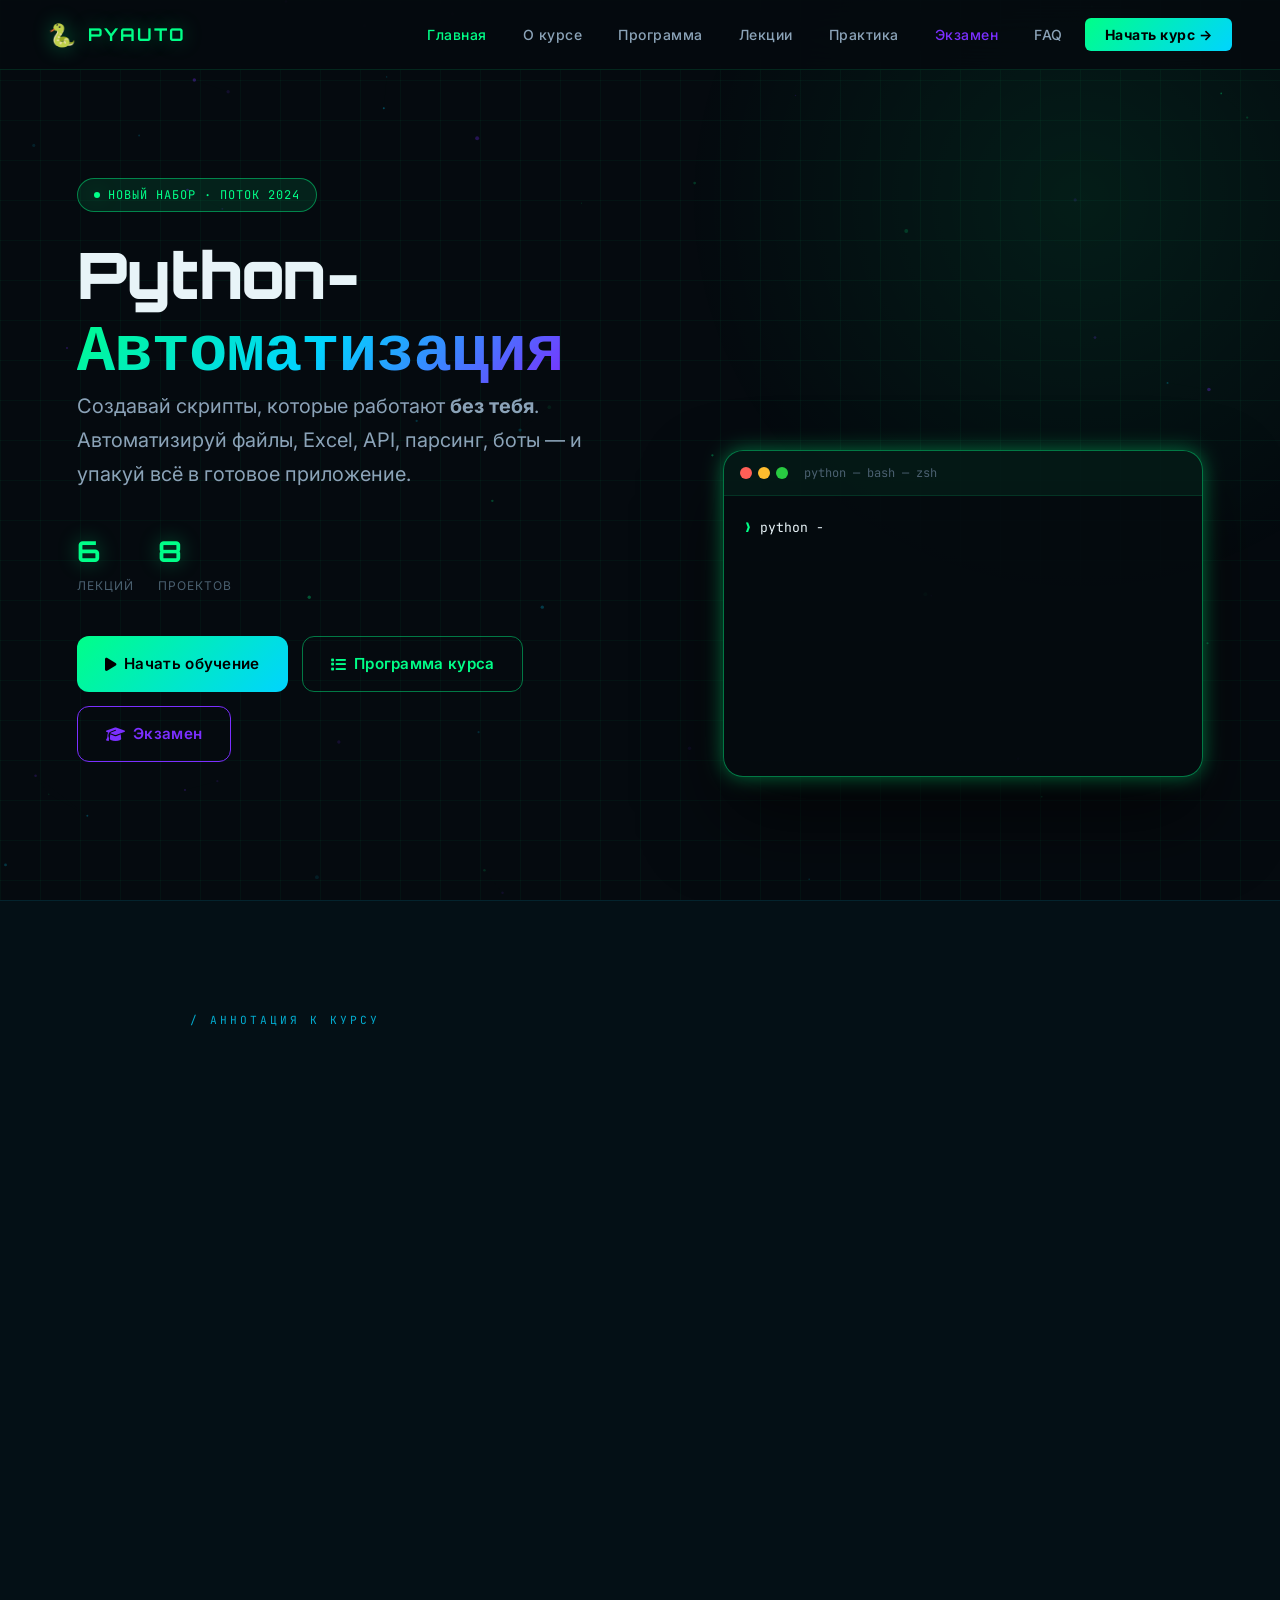
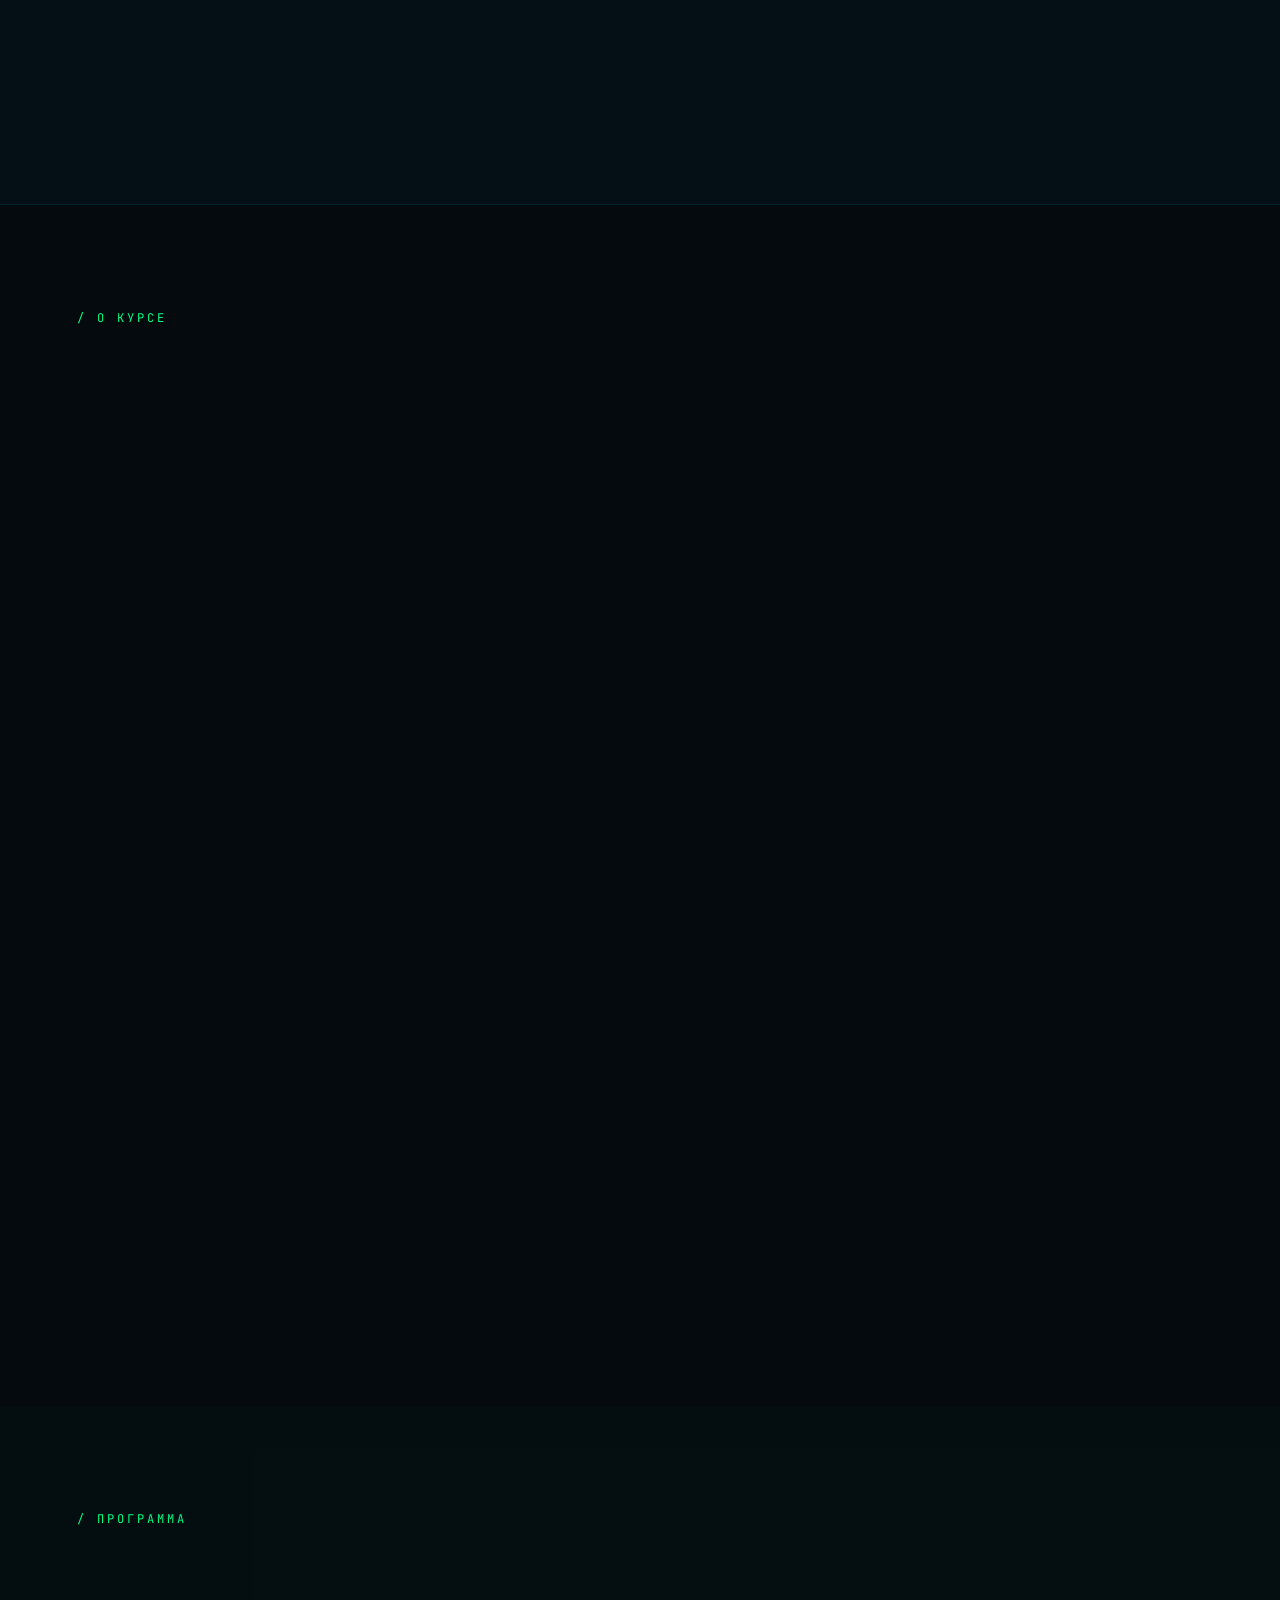
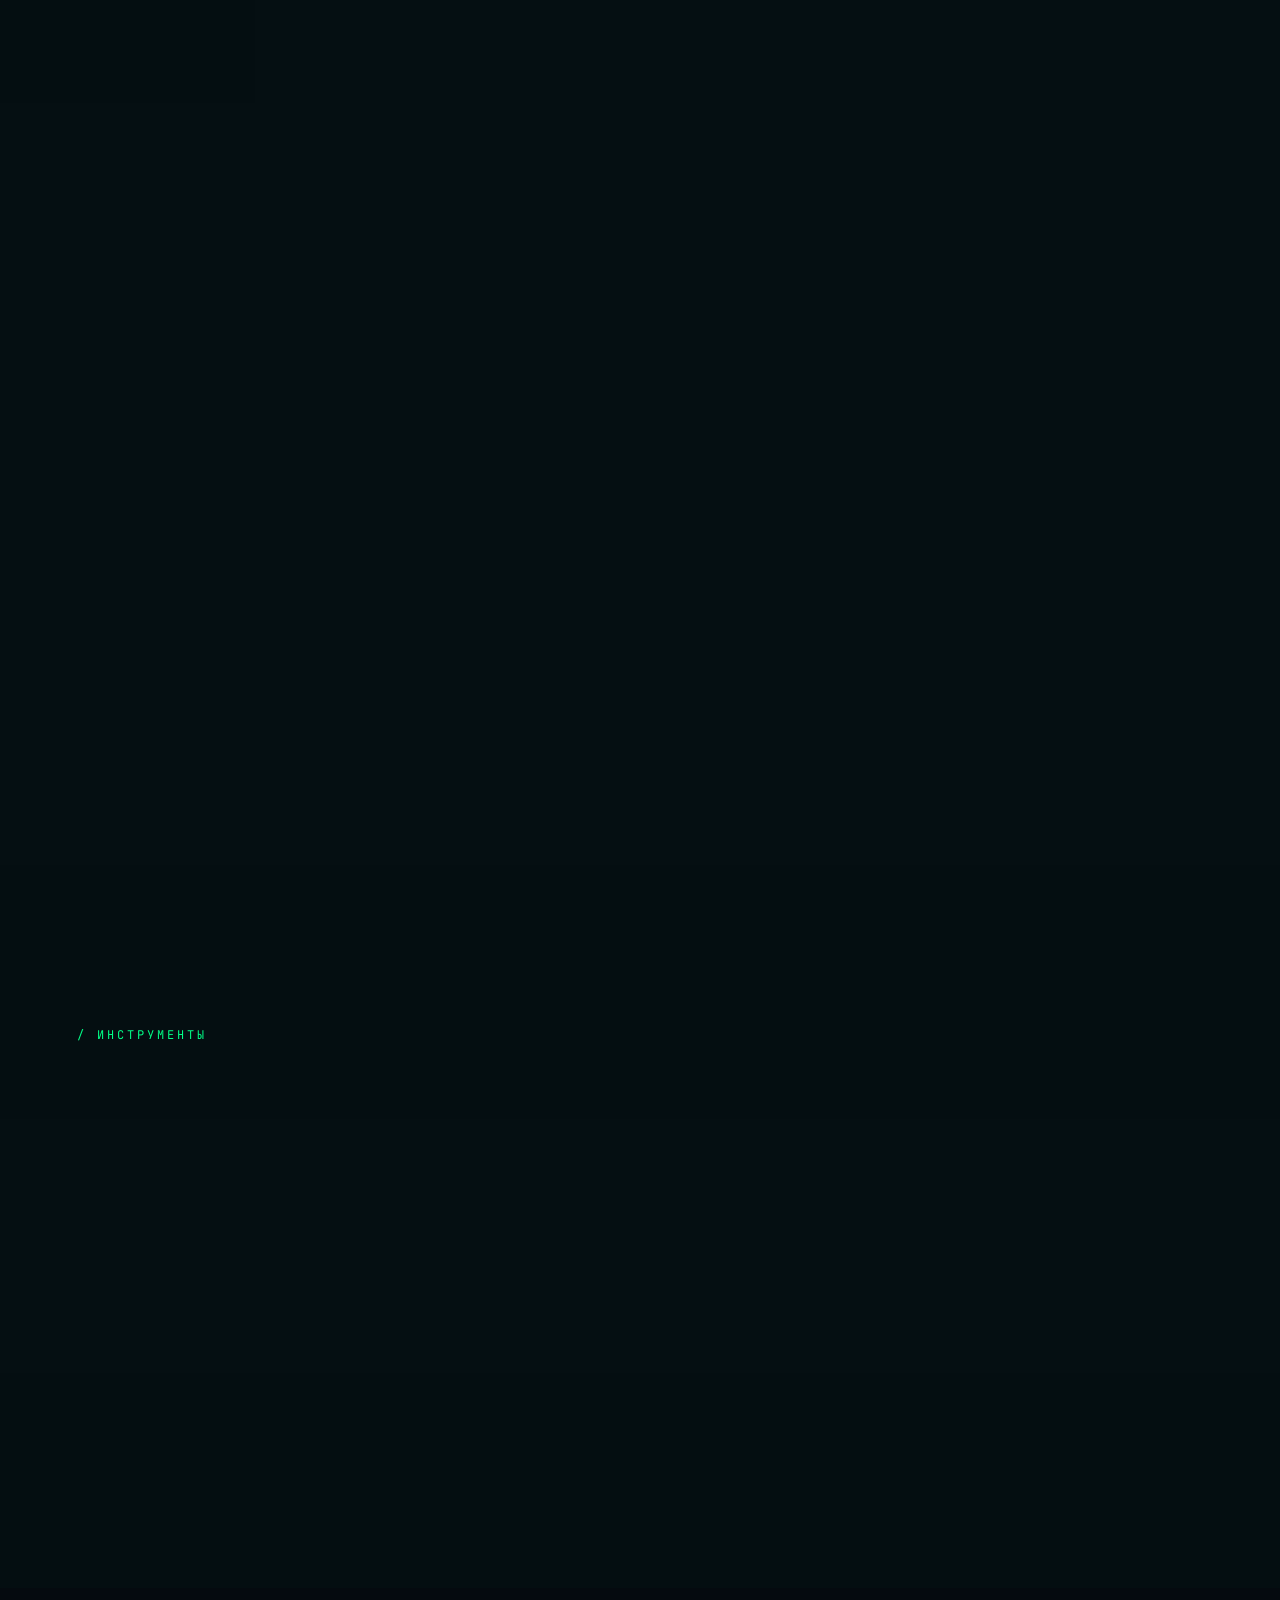
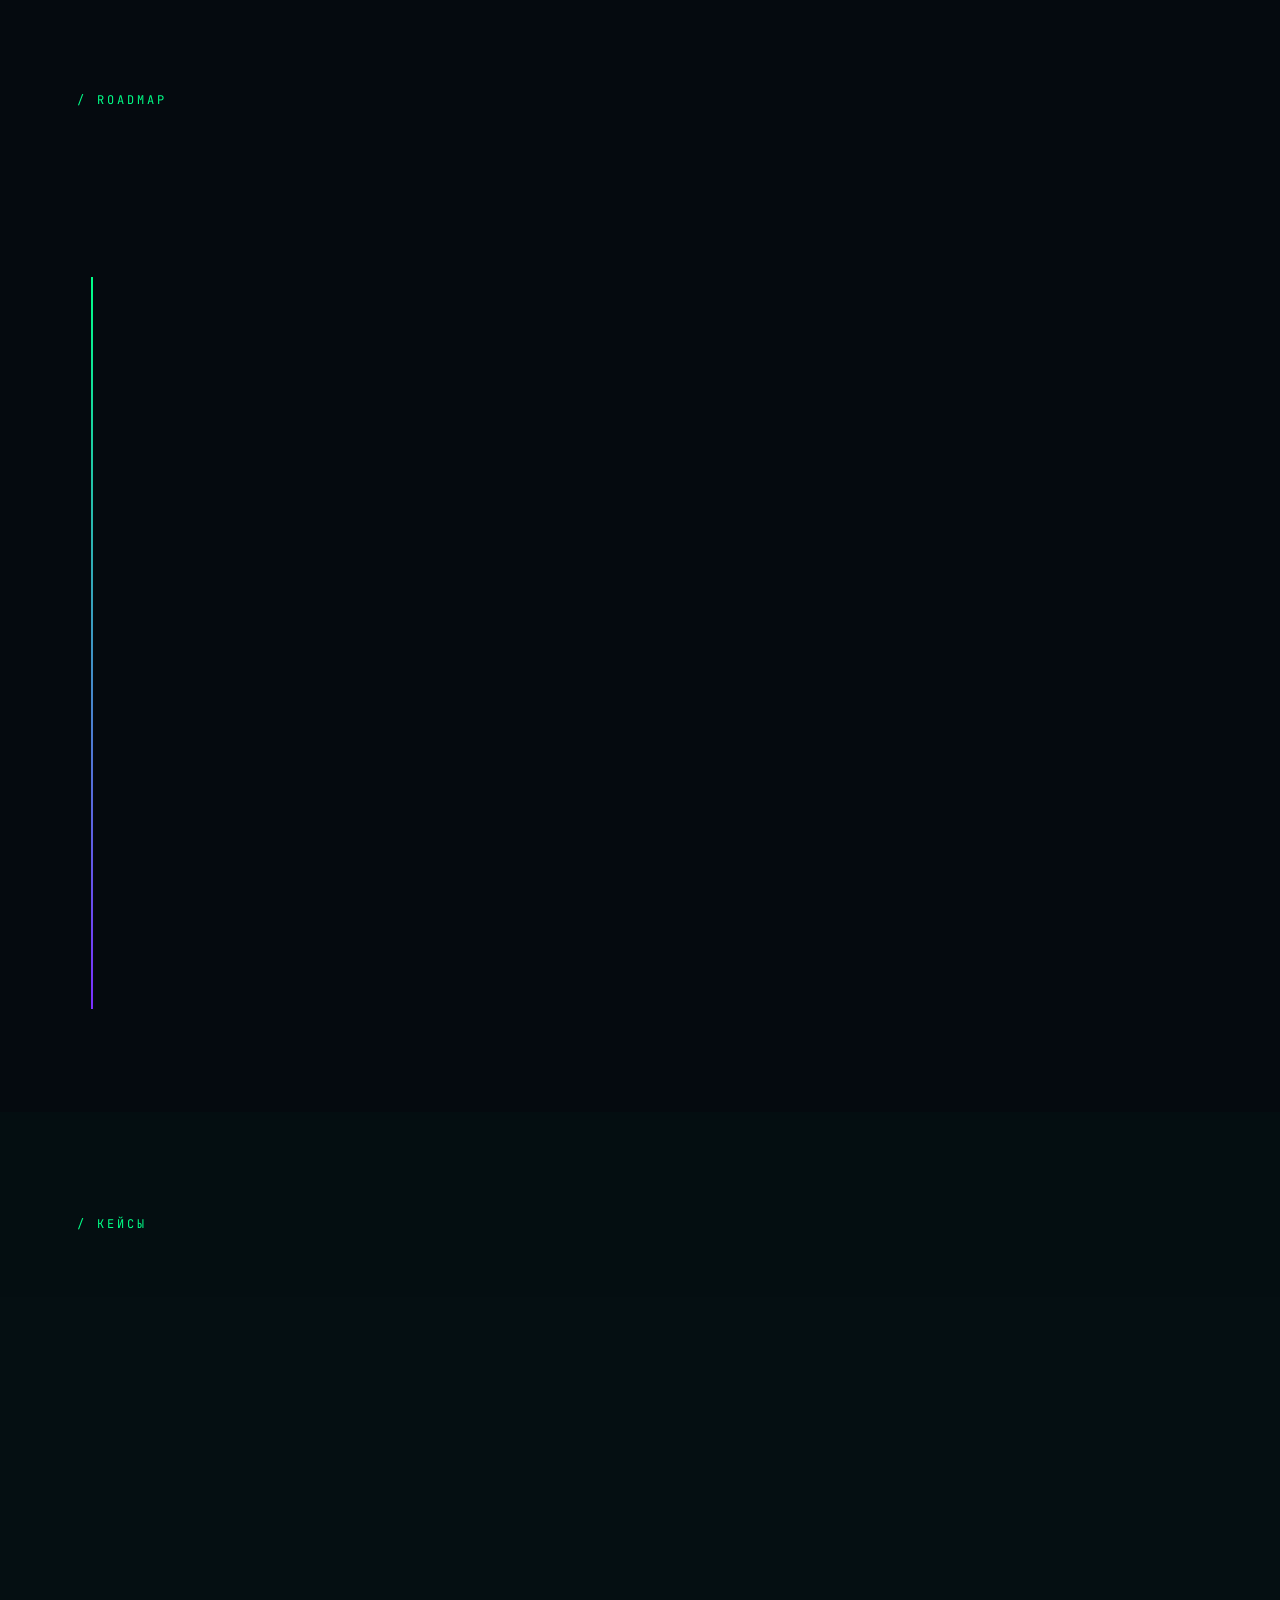
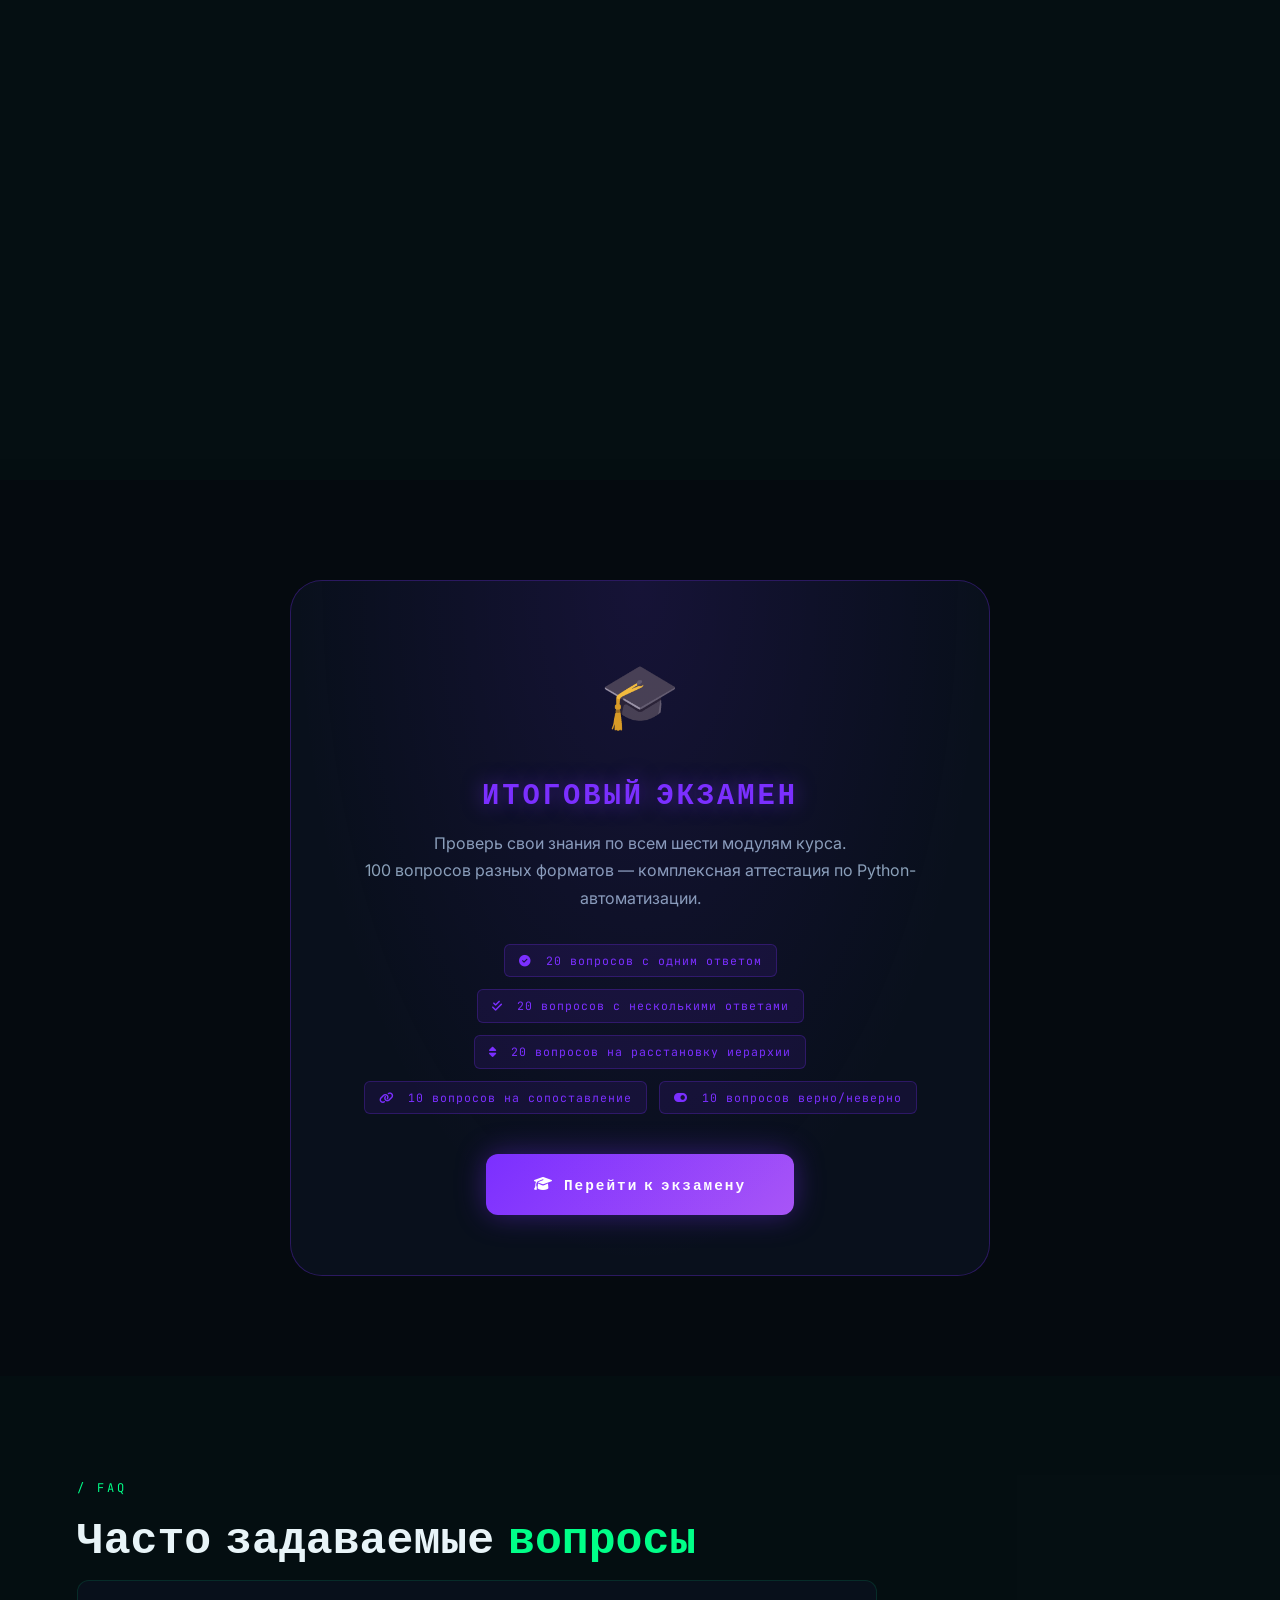
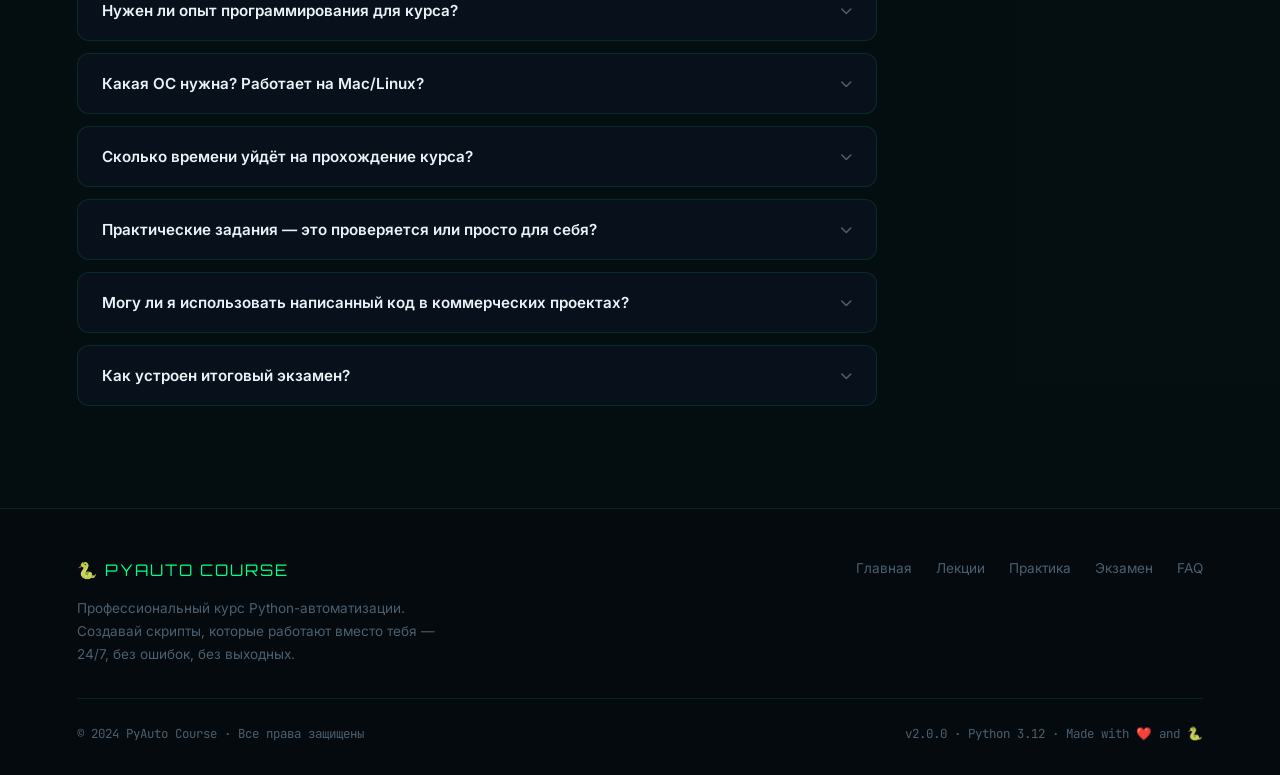
<file: index.html>
<!DOCTYPE html>
<html lang="ru">
<head>
  <meta charset="UTF-8">
  <meta name="viewport" content="width=device-width, initial-scale=1.0">
  <meta name="description" content="Python-автоматизация: профессиональный онлайн-курс по созданию исполняемых скриптов, ботов, парсеров и автоматизации бизнес-процессов.">
  <meta name="theme-color" content="#050a0f">
  <title>PyAuto — Python Автоматизация: Курс</title>

  <link rel="icon" type="image/svg+xml" href="data:image/svg+xml,<svg xmlns='http://www.w3.org/2000/svg' viewBox='0 0 32 32'><rect width='32' height='32' rx='6' fill='%23050a0f'/><text x='4' y='24' font-size='22'>🐍</text></svg>">

  <link rel="preconnect" href="https://fonts.googleapis.com">
  <link rel="preconnect" href="https://fonts.gstatic.com" crossorigin>
  <link href="https://fonts.googleapis.com/css2?family=JetBrains+Mono:wght@300;400;500;600;700&family=Orbitron:wght@400;600;700;900&family=Inter:wght@300;400;500;600;700&display=swap" rel="stylesheet">

  <link rel="stylesheet" href="https://cdnjs.cloudflare.com/ajax/libs/font-awesome/6.5.0/css/all.min.css">

  <link rel="stylesheet" href="style.css">

  <style>
    /* ── Annotation Section ── */
    .annotation-section {
      position: relative; z-index: 1;
      padding: 80px clamp(16px, 6vw, 80px);
      background: rgba(0,212,255,0.03);
      border-top: 1px solid rgba(0,212,255,0.1);
      border-bottom: 1px solid rgba(0,212,255,0.1);
    }
    .annotation-inner {
      max-width: 900px;
      margin: 0 auto;
    }
    .annotation-label {
      font-family: var(--font-code);
      font-size: 0.7rem;
      color: var(--accent-cyan);
      letter-spacing: 3px;
      text-transform: uppercase;
      margin-bottom: 20px;
      opacity: 0.8;
    }
    .annotation-title {
      font-family: var(--font-display);
      font-size: clamp(1.4rem, 3vw, 2rem);
      color: var(--text-primary);
      margin-bottom: 28px;
      line-height: 1.3;
    }
    .annotation-title span { color: var(--accent-cyan); }
    .annotation-body {
      font-family: var(--font-body);
      font-size: 1.05rem;
      color: var(--text-secondary);
      line-height: 1.9;
      margin-bottom: 24px;
    }
    .annotation-body p { margin-bottom: 18px; }
    .annotation-body strong { color: var(--text-primary); }
    .annotation-tags {
      display: flex; flex-wrap: wrap; gap: 10px;
      margin-top: 28px;
    }
    .annotation-tag {
      font-family: var(--font-code);
      font-size: 0.72rem;
      padding: 5px 14px;
      border-radius: 4px;
      letter-spacing: 1px;
      text-transform: uppercase;
    }
    .annotation-tag.green  { background: rgba(0,255,136,0.1); color: var(--accent-green); border: 1px solid rgba(0,255,136,0.25); }
    .annotation-tag.cyan   { background: rgba(0,212,255,0.1); color: var(--accent-cyan);  border: 1px solid rgba(0,212,255,0.25); }
    .annotation-tag.purple { background: rgba(123,47,255,0.1); color: var(--accent-purple); border: 1px solid rgba(123,47,255,0.25); }
    .annotation-tag.yellow { background: rgba(255,214,10,0.1); color: var(--accent-yellow); border: 1px solid rgba(255,214,10,0.25); }

    /* ── Exam CTA Section ── */
    .exam-section {
      position: relative; z-index: 1;
      padding: 100px clamp(16px, 6vw, 80px);
      text-align: center;
    }
    .exam-showcase {
      max-width: 700px;
      margin: 0 auto;
      background: var(--bg-card);
      border: 1px solid rgba(123,47,255,0.3);
      border-radius: var(--radius-xl);
      padding: 60px 48px;
      position: relative;
      overflow: hidden;
    }
    .exam-showcase::before {
      content: '';
      position: absolute; inset: 0;
      background: radial-gradient(ellipse at 50% 0%, rgba(123,47,255,0.12) 0%, transparent 70%);
      pointer-events: none;
    }
    .exam-icon-large {
      font-size: 4rem;
      margin-bottom: 20px;
      display: block;
      animation: float 3s ease-in-out infinite;
    }
    @keyframes float { 0%,100%{transform:translateY(0)} 50%{transform:translateY(-10px)} }
    .exam-title-main {
      font-family: var(--font-display);
      font-size: clamp(1.2rem, 3vw, 1.8rem);
      font-weight: 700;
      color: var(--accent-purple);
      letter-spacing: 3px;
      margin-bottom: 12px;
      text-shadow: 0 0 20px rgba(123,47,255,0.5);
    }
    .exam-subtitle {
      font-family: var(--font-body);
      font-size: 1rem;
      color: var(--text-secondary);
      margin-bottom: 32px;
      line-height: 1.7;
    }
    .exam-features {
      display: flex; flex-wrap: wrap; justify-content: center;
      gap: 12px; margin-bottom: 40px;
    }
    .exam-feature {
      font-family: var(--font-code);
      font-size: 0.72rem;
      color: var(--accent-purple);
      background: rgba(123,47,255,0.1);
      border: 1px solid rgba(123,47,255,0.25);
      border-radius: var(--radius-sm);
      padding: 6px 14px;
      letter-spacing: 1px;
    }
    .exam-feature i { margin-right: 6px; }
    .btn-exam {
      display: inline-flex; align-items: center; gap: 10px;
      background: linear-gradient(135deg, var(--accent-purple), #a855f7);
      color: #fff;
      font-family: var(--font-display);
      font-size: 0.9rem;
      font-weight: 700;
      letter-spacing: 2px;
      padding: 18px 48px;
      border-radius: var(--radius-md);
      text-decoration: none;
      transition: var(--transition);
      box-shadow: 0 0 30px rgba(123,47,255,0.4);
    }
    .btn-exam:hover {
      transform: translateY(-3px);
      box-shadow: 0 0 50px rgba(123,47,255,0.6);
    }

    /* Remove hero stats for 40+ hours and 500+ students */
    .hero-stat:nth-child(3),
    .hero-stat:nth-child(4) { display: none; }
  </style>
</head>
<body>

<!-- ═══ LOADING SCREEN ═══ -->
<div id="loading-screen">
  <div class="loading-logo">🐍 PYAUTO</div>
  <div class="loading-bar-wrap"><div class="loading-bar"></div></div>
  <div class="loading-text">ИНИЦИАЛИЗАЦИЯ СРЕДЫ...</div>
</div>

<!-- ═══ BACKGROUND ═══ -->
<canvas id="bg-canvas"></canvas>

<!-- ═══ NAVBAR ═══ -->
<nav class="navbar" role="navigation">
  <a href="index.html" class="nav-brand">
    <span class="nav-brand-icon">🐍</span>
    PYAUTO
  </a>

  <ul class="nav-links" id="nav-links" role="list">
    <li><a href="index.html" class="active">Главная</a></li>
    <li><a href="#annotation">О курсе</a></li>
    <li><a href="#program">Программа</a></li>
    <li><a href="lectures.html">Лекции</a></li>
    <li><a href="practice.html">Практика</a></li>
    <li><a href="exam.html" style="color:var(--accent-purple);">Экзамен</a></li>
    <li><a href="#faq">FAQ</a></li>
    <li><a href="lectures.html" class="nav-cta">Начать курс →</a></li>
  </ul>

  <button class="hamburger" id="hamburger" aria-label="Меню" aria-expanded="false">
    <span></span><span></span><span></span>
  </button>

  <div class="nav-progress"></div>
</nav>

<!-- ═══ HERO ═══ -->
<section class="hero" id="hero">
  <div class="hero-grid-bg"></div>
  <div class="hero-radial"></div>

  <div class="hero-content">
    <div class="hero-badge">
      <span class="hero-badge-dot"></span>
      НОВЫЙ НАБОР · ПОТОК 2024
    </div>

    <h1 class="hero-title">
      <span class="hero-title-line1">Python-</span><br>
      <span class="hero-title-line2">Автоматизация</span>
    </h1>

    <p class="hero-subtitle">
      Создавай скрипты, которые работают <strong>без тебя</strong>. 
      Автоматизируй файлы, Excel, API, парсинг, боты — и упакуй всё в готовое приложение.
    </p>

    <div class="hero-stats">
      <div class="hero-stat">
        <span class="hero-stat-num">6</span>
        <span class="hero-stat-label">лекций</span>
      </div>
      <div class="hero-stat">
        <span class="hero-stat-num">8</span>
        <span class="hero-stat-label">проектов</span>
      </div>
    </div>

    <div class="hero-buttons">
      <a href="lectures.html" class="btn btn-primary">
        <i class="fas fa-play"></i> Начать обучение
      </a>
      <a href="#program" class="btn btn-secondary">
        <i class="fas fa-list"></i> Программа курса
      </a>
      <a href="exam.html" class="btn btn-outline" style="border-color:var(--accent-purple);color:var(--accent-purple);">
        <i class="fas fa-graduation-cap"></i> Экзамен
      </a>
    </div>
  </div>

  <!-- Hero Terminal Widget -->
  <div class="hero-terminal" aria-hidden="true">
    <div class="terminal-header">
      <div class="terminal-dots">
        <div class="terminal-dot td-red"></div>
        <div class="terminal-dot td-yellow"></div>
        <div class="terminal-dot td-green"></div>
      </div>
      <span class="terminal-title">python — bash — zsh</span>
    </div>
    <div class="terminal-body">
      <div id="hero-terminal-output"></div>
    </div>
  </div>
</section>

<!-- ═══ ANNOTATION ═══ -->
<section class="annotation-section" id="annotation">
  <div class="annotation-inner">
    <div class="annotation-label fade-in">/ аннотация к курсу</div>
    <h2 class="annotation-title fade-in">О чём этот курс и <span>кому он подойдёт</span></h2>
    <div class="annotation-body fade-in">
      <p>
        <strong>«Python-автоматизация: разработка исполняемых скриптов»</strong> — это практический курс для специалистов, 
        которые хотят научить компьютер выполнять рутинную работу вместо них. Курс охватывает весь путь: от написания 
        первого скрипта до деплоя полноценного автоматизированного решения на сервере.
      </p>
      <p>
        В отличие от теоретических курсов по Python, здесь <strong>каждая тема закрепляется реальным проектом</strong>. 
        Ты научишься автоматизировать работу с файлами и папками, генерировать Excel-отчёты с диаграммами, 
        парсить сайты и работать с REST API, создавать Telegram-ботов и планировщики задач, а затем упаковывать 
        готовые решения в исполняемые <code>.exe</code>-файлы или Docker-контейнеры.
      </p>
      <p>
        <strong>Курс рассчитан на</strong>: менеджеров и аналитиков, которые устали от ручной работы в Excel; 
        начинающих разработчиков, желающих освоить практическую автоматизацию; специалистов любой сферы, 
        готовых потратить 2–3 часа в день и 6 недель на получение навыка, который окупается в первый же месяц.
      </p>
      <p>
        <strong>Требования к слушателям</strong>: базовое понимание работы с компьютером, умение запустить 
        терминал. Опыт программирования — желателен, но не обязателен: первый модуль покрывает все необходимые 
        основы Python с нуля. По итогам курса студенты выполняют <strong>итоговый экзамен из 100 вопросов</strong>, 
        охватывающих все шесть модулей.
      </p>
    </div>
    <div class="annotation-tags fade-in">
      <span class="annotation-tag green">Python 3.12</span>
      <span class="annotation-tag cyan">6 модулей</span>
      <span class="annotation-tag cyan">8 проектов</span>
      <span class="annotation-tag purple">Боты и API</span>
      <span class="annotation-tag yellow">Excel автоматизация</span>
      <span class="annotation-tag green">Docker и деплой</span>
      <span class="annotation-tag purple">Итоговый экзамен</span>
    </div>
  </div>
</section>

<!-- ═══ ABOUT ═══ -->
<section class="section" id="about">
  <div class="section-inner">
    <div class="section-label">/ о курсе</div>
    <h2 class="section-title fade-in">Что ты получишь<br><span class="text-accent">после курса</span></h2>
    <p class="section-desc fade-in">Практический курс для тех, кто хочет перестать делать рутину вручную и научить Python работать вместо себя — 24/7, без ошибок.</p>

    <div class="about-grid">
      <div class="about-card fade-in">
        <span class="about-icon">⚡</span>
        <h3>Реальные скрипты</h3>
        <p>Ты создашь 8 настоящих Python-проектов, которые сразу можно запустить на своей работе или фрилансе.</p>
      </div>
      <div class="about-card fade-in">
        <span class="about-icon">🔧</span>
        <h3>Полный стек инструментов</h3>
        <p>openpyxl, pandas, selenium, requests, pyinstaller, python-telegram-bot и ещё 20+ библиотек с нуля до продакшна.</p>
      </div>
      <div class="about-card fade-in">
        <span class="about-icon">🤖</span>
        <h3>Боты и планировщики</h3>
        <p>Telegram-боты, cron-задачи, email-автоматизация и скрипты, работающие в фоне без твоего участия.</p>
      </div>
      <div class="about-card fade-in">
        <span class="about-icon">📦</span>
        <h3>Исполняемые .exe</h3>
        <p>Запакуй любой скрипт в Windows-приложение с помощью PyInstaller — без Python у пользователя.</p>
      </div>
      <div class="about-card fade-in">
        <span class="about-icon">🌐</span>
        <h3>Парсинг и API</h3>
        <p>BeautifulSoup, Selenium, REST API, JSON, авторизация, токены — собирай и обрабатывай любые данные из интернета.</p>
      </div>
      <div class="about-card fade-in">
        <span class="about-icon">📝</span>
        <h3>Итоговый экзамен</h3>
        <p>По завершении курса тебя ждёт итоговый тест из 100 вопросов по всем модулям: одиночный выбор, множественный выбор, расстановка иерархий, сопоставление и верно/неверно.</p>
      </div>
    </div>
  </div>
</section>

<!-- ═══ PROGRAM ═══ -->
<section class="section" id="program" style="background: rgba(0,255,136,0.02);">
  <div class="section-inner">
    <div class="section-label">/ программа</div>
    <h2 class="section-title fade-in">6 модулей — от основ<br><span class="text-accent">до production</span></h2>
    <p class="section-desc fade-in">Каждый модуль — это полноценная лекция с теорией, кодом, примерами и домашним заданием.</p>

    <div class="program-grid">

      <a href="lectures.html#lecture-1" class="lecture-card fade-in">
        <div class="lecture-num">ЛЕКЦИЯ 01</div>
        <div class="lecture-title">Основы Python для автоматизации</div>
        <ul class="lecture-topics">
          <li>Переменные, функции, циклы, условия</li>
          <li>Модули и пакеты</li>
          <li>Virtual Environment + pip</li>
          <li>Организация проекта</li>
          <li>Логирование (logging)</li>
        </ul>
        <div class="lecture-meta">
          <span class="lecture-tag tag-green">Основы</span>
          <span class="lecture-tag tag-cyan">6 часов</span>
          <span class="lecture-tag tag-yellow">8 примеров</span>
        </div>
      </a>

      <a href="lectures.html#lecture-2" class="lecture-card fade-in">
        <div class="lecture-num">ЛЕКЦИЯ 02</div>
        <div class="lecture-title">Автоматизация файлов и папок</div>
        <ul class="lecture-topics">
          <li>os, shutil, pathlib</li>
          <li>Переименование и сортировка файлов</li>
          <li>Мониторинг директорий (watchdog)</li>
          <li>Архивация ZIP, TAR</li>
          <li>Работа с PDF и CSV</li>
        </ul>
        <div class="lecture-meta">
          <span class="lecture-tag tag-green">Файлы</span>
          <span class="lecture-tag tag-cyan">7 часов</span>
          <span class="lecture-tag tag-yellow">10 примеров</span>
        </div>
      </a>

      <a href="lectures.html#lecture-3" class="lecture-card fade-in">
        <div class="lecture-num">ЛЕКЦИЯ 03</div>
        <div class="lecture-title">Excel и Google Sheets автоматизация</div>
        <ul class="lecture-topics">
          <li>openpyxl, pandas, xlsxwriter</li>
          <li>Создание таблиц и диаграмм</li>
          <li>Автоматические отчёты с формулами</li>
          <li>Стилизация Excel</li>
          <li>Google Sheets API</li>
        </ul>
        <div class="lecture-meta">
          <span class="lecture-tag tag-purple">Excel</span>
          <span class="lecture-tag tag-cyan">6 часов</span>
          <span class="lecture-tag tag-yellow">9 примеров</span>
        </div>
      </a>

      <a href="lectures.html#lecture-4" class="lecture-card fade-in">
        <div class="lecture-num">ЛЕКЦИЯ 04</div>
        <div class="lecture-title">Парсинг сайтов и работа с API</div>
        <ul class="lecture-topics">
          <li>requests + BeautifulSoup</li>
          <li>Selenium WebDriver</li>
          <li>REST API, JSON, OAuth</li>
          <li>Антибот-защита и обходы</li>
          <li>Работа с токенами и заголовками</li>
        </ul>
        <div class="lecture-meta">
          <span class="lecture-tag tag-cyan">Парсинг</span>
          <span class="lecture-tag tag-cyan">8 часов</span>
          <span class="lecture-tag tag-yellow">12 примеров</span>
        </div>
      </a>

      <a href="lectures.html#lecture-5" class="lecture-card fade-in">
        <div class="lecture-num">ЛЕКЦИЯ 05</div>
        <div class="lecture-title">Боты и автоматизация процессов</div>
        <ul class="lecture-topics">
          <li>Telegram-боты с python-telegram-bot</li>
          <li>Cron + Task Scheduler</li>
          <li>Email автоматизация (smtplib)</li>
          <li>Background scripts (daemon)</li>
          <li>Логирование ошибок в файл</li>
        </ul>
        <div class="lecture-meta">
          <span class="lecture-tag tag-yellow">Боты</span>
          <span class="lecture-tag tag-cyan">7 часов</span>
          <span class="lecture-tag tag-yellow">11 примеров</span>
        </div>
      </a>

      <a href="lectures.html#lecture-6" class="lecture-card fade-in">
        <div class="lecture-num">ЛЕКЦИЯ 06</div>
        <div class="lecture-title">Создание .exe и деплой</div>
        <ul class="lecture-topics">
          <li>PyInstaller — сборка .exe</li>
          <li>Автозапуск + реестр Windows</li>
          <li>Docker-контейнеры для скриптов</li>
          <li>Деплой на Linux VPS</li>
          <li>CI/CD через GitHub Actions</li>
        </ul>
        <div class="lecture-meta">
          <span class="lecture-tag tag-green">Деплой</span>
          <span class="lecture-tag tag-cyan">6 часов</span>
          <span class="lecture-tag tag-yellow">8 примеров</span>
        </div>
      </a>

    </div>
  </div>
</section>

<!-- ═══ TOOLS ═══ -->
<section class="section" style="background: rgba(0,255,136,0.02);" id="tools">
  <div class="section-inner">
    <div class="section-label">/ инструменты</div>
    <h2 class="section-title fade-in">Инструменты <span class="text-accent">курса</span></h2>

    <div class="tools-grid">
      <div class="tool-card fade-in"><div class="tool-logo">🐍</div><div class="tool-info"><h4>Python 3.12</h4><p>Основной язык курса. Актуальная версия с новыми возможностями</p></div></div>
      <div class="tool-card fade-in"><div class="tool-logo">📓</div><div class="tool-info"><h4>VS Code</h4><p>IDE с плагинами Python, Git, Docker. Настройка рабочего окружения</p></div></div>
      <div class="tool-card fade-in"><div class="tool-logo">🐼</div><div class="tool-info"><h4>pandas 2.x</h4><p>DataFrame для анализа и трансформации больших таблиц данных</p></div></div>
      <div class="tool-card fade-in"><div class="tool-logo">🕷️</div><div class="tool-info"><h4>Selenium 4</h4><p>Браузерная автоматизация, скрейпинг динамических сайтов</p></div></div>
      <div class="tool-card fade-in"><div class="tool-logo">🤖</div><div class="tool-info"><h4>python-telegram-bot</h4><p>Создание Telegram-ботов с командами, клавиатурами и inline-режимом</p></div></div>
      <div class="tool-card fade-in"><div class="tool-logo">📦</div><div class="tool-info"><h4>PyInstaller</h4><p>Упаковка Python-скрипта в standalone .exe без зависимостей</p></div></div>
      <div class="tool-card fade-in"><div class="tool-logo">🐳</div><div class="tool-info"><h4>Docker</h4><p>Контейнеризация скриптов для запуска на любом сервере</p></div></div>
      <div class="tool-card fade-in"><div class="tool-logo">⚙️</div><div class="tool-info"><h4>GitHub Actions</h4><p>Автоматический запуск скриптов по расписанию или по событию</p></div></div>
    </div>
  </div>
</section>

<!-- ═══ ROADMAP ═══ -->
<section class="section" id="roadmap">
  <div class="section-inner">
    <div class="section-label">/ roadmap</div>
    <h2 class="section-title fade-in">План <span class="text-accent">обучения</span></h2>
    <p class="section-desc fade-in">Структурированный путь от новичка до автоматизатора за 6 недель</p>

    <div class="roadmap-track">
      <div class="roadmap-item fade-in">
        <div class="roadmap-week">НЕДЕЛЯ 01</div>
        <h3>Фундамент Python</h3>
        <p>Переменные, функции, модули, pip, venv. Пишем первый автоматический скрипт — создаём структуру папок проекта одной командой.</p>
      </div>
      <div class="roadmap-item fade-in">
        <div class="roadmap-week">НЕДЕЛЯ 02</div>
        <h3>Власть над файловой системой</h3>
        <p>os, pathlib, shutil. Автоматическая сортировка файлов по расширению, дате, размеру. Бэкапы и архивация с логом выполнения.</p>
      </div>
      <div class="roadmap-item fade-in">
        <div class="roadmap-week">НЕДЕЛЯ 03</div>
        <h3>Excel и данные</h3>
        <p>openpyxl, pandas, xlsxwriter. Генератор ежедневных Excel-отчётов из CSV. Диаграммы, формулы, стилизация — всё программно.</p>
      </div>
      <div class="roadmap-item fade-in">
        <div class="roadmap-week">НЕДЕЛЯ 04</div>
        <h3>Парсинг и интеграции</h3>
        <p>Парсим реальный интернет-магазин, интегрируемся с внешними API, получаем данные с обходом ботозащиты.</p>
      </div>
      <div class="roadmap-item fade-in">
        <div class="roadmap-week">НЕДЕЛЯ 05</div>
        <h3>Боты и планировщики</h3>
        <p>Telegram-бот с кнопками и командами. Email-рассылки. Cron на Linux, Task Scheduler на Windows. Скрипт работает 24/7.</p>
      </div>
      <div class="roadmap-item fade-in">
        <div class="roadmap-week">НЕДЕЛЯ 06</div>
        <h3>Production и итоговый экзамен</h3>
        <p>PyInstaller: превращаем скрипт в .exe. Docker на VPS. CI/CD. Итоговый экзамен: 100 вопросов по всем модулям курса.</p>
      </div>
    </div>
  </div>
</section>

<!-- ═══ CASES ═══ -->
<section class="section" style="background: rgba(0,255,136,0.02);" id="cases">
  <div class="section-inner">
    <div class="section-label">/ кейсы</div>
    <h2 class="section-title fade-in">Реальные сценарии <span class="text-accent">автоматизации</span></h2>

    <div class="cases-grid">
      <div class="case-card fade-in">
        <div class="case-badge">ФИНАНСЫ</div>
        <h3>📊 Автоматический финансовый отчёт</h3>
        <p>Скрипт каждое утро читает CSV-выгрузки из банка, формирует Excel-сводку с диаграммами и отправляет на почту руководителю.</p>
        <div class="case-impact">⚡ Экономия: 3 часа в день → 65 000 руб./мес.</div>
      </div>
      <div class="case-card fade-in">
        <div class="case-badge">ECOMMERCE</div>
        <h3>🛒 Мониторинг цен конкурентов</h3>
        <p>Парсер раз в час обходит 5 сайтов конкурентов, сравнивает цены, и при снижении цены — мгновенно присылает Telegram-уведомление.</p>
        <div class="case-impact">📈 Увеличение продаж на 23% за счёт оперативного реагирования</div>
      </div>
      <div class="case-card fade-in">
        <div class="case-badge">HR</div>
        <h3>👥 Автоматическая обработка резюме</h3>
        <p>Скрипт сканирует входящие письма на HR-почте, скачивает PDF-резюме, извлекает данные и заполняет Excel-таблицу кандидатов.</p>
        <div class="case-impact">⚡ 200 резюме обрабатывается за 4 минуты вместо 8 часов</div>
      </div>
      <div class="case-card fade-in">
        <div class="case-badge">ЛОГИСТИКА</div>
        <h3>📦 Генерация накладных и актов</h3>
        <p>Из Google Sheets читает заказы, автоматически заполняет Word/PDF шаблоны документов и отправляет клиентам по email.</p>
        <div class="case-impact">🔄 500 документов в час без участия сотрудника</div>
      </div>
      <div class="case-card fade-in">
        <div class="case-badge">SMM</div>
        <h3>📱 Автопостинг в социальные сети</h3>
        <p>Selenium-скрипт по расписанию заходит в аккаунты, публикует посты из очереди и отмечает выполненные.</p>
        <div class="case-impact">🕐 Публикации в 3:00 AM без участия SMM-щика</div>
      </div>
      <div class="case-card fade-in">
        <div class="case-badge">IT / DEVOPS</div>
        <h3>🖥️ Мониторинг серверов</h3>
        <p>Скрипт каждую минуту проверяет доступность сервисов, нагрузку CPU/RAM. При превышении порогов — алерт в Telegram-канал команды.</p>
        <div class="case-impact">🚨 Время реакции на инцидент: с 45 мин → 3 мин</div>
      </div>
    </div>
  </div>
</section>

<!-- ═══ EXAM CTA ═══ -->
<section class="exam-section" id="exam-cta">
  <div class="exam-showcase fade-in">
    <span class="exam-icon-large">🎓</span>
    <div class="exam-title-main">ИТОГОВЫЙ ЭКЗАМЕН</div>
    <p class="exam-subtitle">
      Проверь свои знания по всем шести модулям курса.<br>
      100 вопросов разных форматов — комплексная аттестация по Python-автоматизации.
    </p>
    <div class="exam-features">
      <span class="exam-feature"><i class="fas fa-check-circle"></i> 20 вопросов с одним ответом</span>
      <span class="exam-feature"><i class="fas fa-check-double"></i> 20 вопросов с несколькими ответами</span>
      <span class="exam-feature"><i class="fas fa-sort"></i> 20 вопросов на расстановку иерархии</span>
      <span class="exam-feature"><i class="fas fa-link"></i> 10 вопросов на сопоставление</span>
      <span class="exam-feature"><i class="fas fa-toggle-on"></i> 10 вопросов верно/неверно</span>
    </div>
    <a href="exam.html" class="btn-exam">
      <i class="fas fa-graduation-cap"></i> Перейти к экзамену
    </a>
  </div>
</section>

<!-- ═══ FAQ ═══ -->
<section class="section" style="background: rgba(0,255,136,0.02);" id="faq">
  <div class="section-inner">
    <div class="section-label">/ faq</div>
    <h2 class="section-title fade-in">Часто задаваемые <span class="text-accent">вопросы</span></h2>

    <div class="faq-list fade-in">

      <div class="faq-item">
        <button class="faq-question">
          Нужен ли опыт программирования для курса?
          <i class="fas fa-chevron-down faq-chevron"></i>
        </button>
        <div class="faq-answer">
          <div class="faq-answer-inner">
            Базовое знание Python будет плюсом, но не обязательным условием. В Лекции 1 мы разбираем все нужные основы с нуля. Если ты умеешь открыть терминал и запустить <code>python script.py</code> — ты уже готов.
          </div>
        </div>
      </div>

      <div class="faq-item">
        <button class="faq-question">
          Какая ОС нужна? Работает на Mac/Linux?
          <i class="fas fa-chevron-down faq-chevron"></i>
        </button>
        <div class="faq-answer">
          <div class="faq-answer-inner">
            Курс ведётся на Windows 10/11, но все примеры кода адаптированы под кросс-платформенную работу. Для Mac и Linux мы даём примечания с различиями. Лекция по Docker позволяет запускать скрипты на любой ОС через контейнеры.
          </div>
        </div>
      </div>

      <div class="faq-item">
        <button class="faq-question">
          Сколько времени уйдёт на прохождение курса?
          <i class="fas fa-chevron-down faq-chevron"></i>
        </button>
        <div class="faq-answer">
          <div class="faq-answer-inner">
            Оптимальный темп — 1 лекция в неделю с практическим заданием. При 2-3 часах в день ты пройдёшь курс за 6 недель. Материалы доступны без ограничений по времени.
          </div>
        </div>
      </div>

      <div class="faq-item">
        <button class="faq-question">
          Практические задания — это проверяется или просто для себя?
          <i class="fas fa-chevron-down faq-chevron"></i>
        </button>
        <div class="faq-answer">
          <div class="faq-answer-inner">
            Все 8 практических заданий имеют подробные критерии оценки. Итоговый экзамен — финальная аттестация по всему материалу курса. Остальные задания — для самопроверки, но мы рекомендуем делать все.
          </div>
        </div>
      </div>

      <div class="faq-item">
        <button class="faq-question">
          Могу ли я использовать написанный код в коммерческих проектах?
          <i class="fas fa-chevron-down faq-chevron"></i>
        </button>
        <div class="faq-answer">
          <div class="faq-answer-inner">
            Да, весь код курса — твоя собственность. Ты можешь использовать, модифицировать и продавать скрипты из курса. Мы специально проектируем практические задания как реальные бизнес-кейсы.
          </div>
        </div>
      </div>

      <div class="faq-item">
        <button class="faq-question">
          Как устроен итоговый экзамен?
          <i class="fas fa-chevron-down faq-chevron"></i>
        </button>
        <div class="faq-answer">
          <div class="faq-answer-inner">
            Итоговый экзамен содержит 100 вопросов по всем 6 модулям курса: 20 с одним вариантом ответа, 20 с несколькими правильными ответами, 20 на расстановку иерархии, 10 на сопоставление и 10 в формате «верно/неверно». По результатам ты увидишь итоговый балл и разбор ошибок.
          </div>
        </div>
      </div>

    </div>
  </div>
</section>

<!-- ═══ FOOTER ═══ -->
<footer>
  <div class="footer-inner">
    <div>
      <div class="footer-brand">🐍 PYAUTO COURSE</div>
      <p class="footer-desc">Профессиональный курс Python-автоматизации. Создавай скрипты, которые работают вместо тебя — 24/7, без ошибок, без выходных.</p>
    </div>
    <div class="footer-links">
      <a href="index.html">Главная</a>
      <a href="lectures.html">Лекции</a>
      <a href="practice.html">Практика</a>
      <a href="exam.html">Экзамен</a>
      <a href="#faq">FAQ</a>
    </div>
  </div>
  <div class="footer-bottom">
    <p>© 2024 PyAuto Course · Все права защищены</p>
    <p class="font-code text-muted">v2.0.0 · Python 3.12 · Made with ❤️ and 🐍</p>
  </div>
</footer>

<!-- Progress Widget -->
<div class="progress-widget" role="complementary" aria-label="Прогресс чтения">
  <div class="pw-label">ПРОГРЕСС ЧТЕНИЯ</div>
  <div class="pw-bar-wrap"><div class="pw-bar" style="width:0%"></div></div>
  <div class="pw-text">0% изучено</div>
</div>

<script src="script.js"></script>
</body>
</html>
</file>
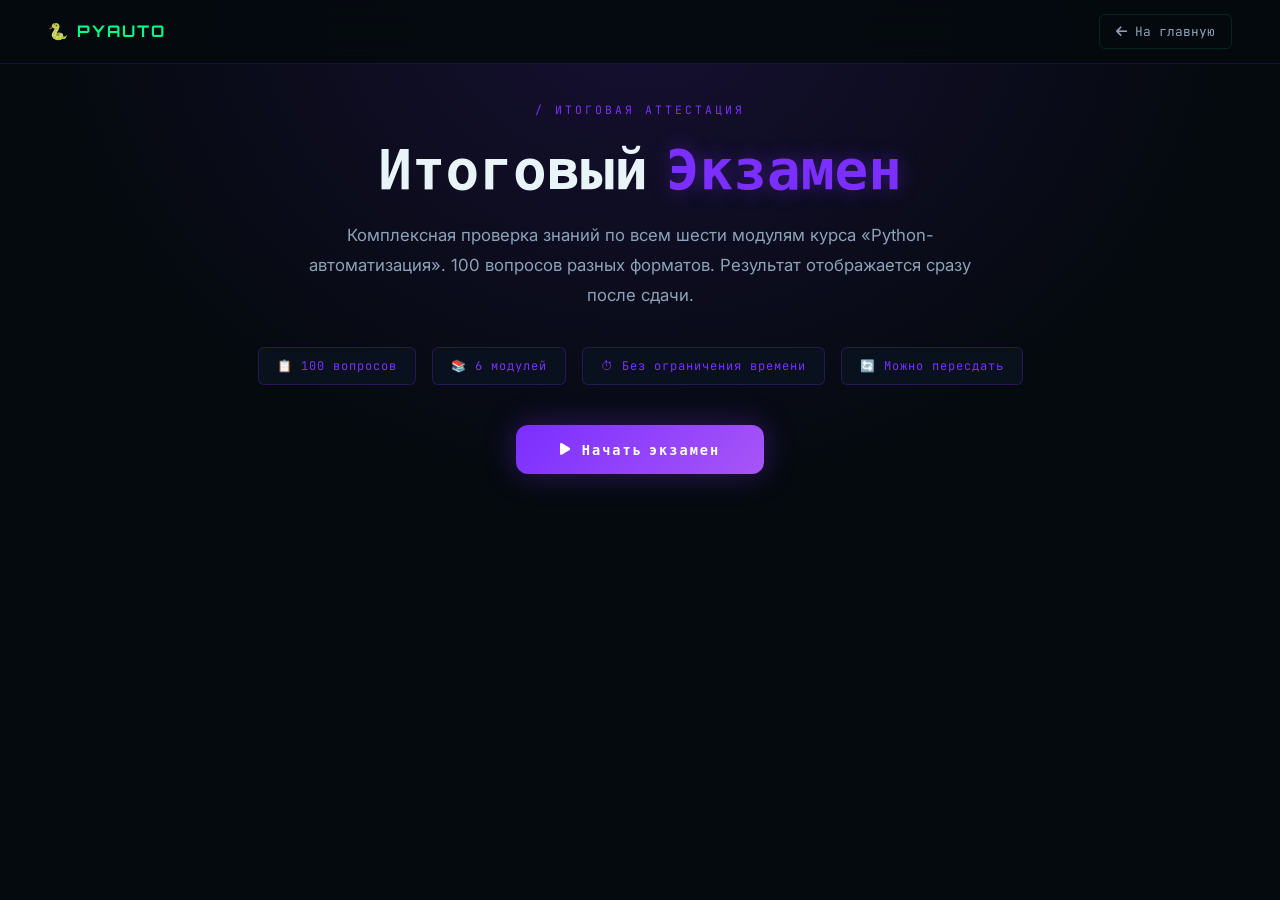
<file: exam.html>
<!DOCTYPE html>
<html lang="ru">
<head>
  <meta charset="UTF-8">
  <meta name="viewport" content="width=device-width, initial-scale=1.0">
  <title>PyAuto — Итоговый Экзамен</title>
  <link rel="icon" type="image/svg+xml" href="data:image/svg+xml,<svg xmlns='http://www.w3.org/2000/svg' viewBox='0 0 32 32'><rect width='32' height='32' rx='6' fill='%23050a0f'/><text x='4' y='24' font-size='22'>🎓</text></svg>">
  <link rel="preconnect" href="https://fonts.googleapis.com">
  <link rel="preconnect" href="https://fonts.gstatic.com" crossorigin>
  <link href="https://fonts.googleapis.com/css2?family=JetBrains+Mono:wght@300;400;500;600;700&family=Orbitron:wght@400;600;700;900&family=Inter:wght@300;400;500;600;700&display=swap" rel="stylesheet">
  <link rel="stylesheet" href="https://cdnjs.cloudflare.com/ajax/libs/font-awesome/6.5.0/css/all.min.css">
  <style>
    :root {
      --bg-primary: #050a0f;
      --bg-secondary: #0a1220;
      --bg-card: rgba(10,18,32,0.9);
      --accent-green: #00ff88;
      --accent-cyan: #00d4ff;
      --accent-purple: #7b2fff;
      --accent-yellow: #ffd60a;
      --accent-red: #ff3366;
      --text-primary: #e8f4f8;
      --text-secondary: #8ba3b8;
      --text-muted: #4a6070;
      --border-dim: rgba(0,255,136,0.12);
      --border-bright: rgba(0,255,136,0.45);
      --glow-green: 0 0 20px rgba(0,255,136,0.4);
      --glow-purple: 0 0 20px rgba(123,47,255,0.4);
      --font-display: 'Orbitron', monospace;
      --font-body: 'Inter', sans-serif;
      --font-code: 'JetBrains Mono', monospace;
      --radius-sm: 6px; --radius-md: 12px; --radius-lg: 20px;
      --transition: all 0.3s cubic-bezier(0.4,0,0.2,1);
    }
    *, *::before, *::after { box-sizing: border-box; margin: 0; padding: 0; }
    html { scroll-behavior: smooth; }
    body { font-family: var(--font-body); background: var(--bg-primary); color: var(--text-primary); overflow-x: hidden; line-height: 1.7; }
    ::selection { background: rgba(123,47,255,0.25); color: var(--accent-purple); }
    ::-webkit-scrollbar { width: 6px; }
    ::-webkit-scrollbar-track { background: var(--bg-primary); }
    ::-webkit-scrollbar-thumb { background: var(--accent-purple); border-radius: 3px; }

    /* ── Navbar ── */
    .navbar {
      position: fixed; top: 0; left: 0; right: 0; z-index: 1000;
      background: rgba(5,10,15,0.92); backdrop-filter: blur(20px);
      border-bottom: 1px solid rgba(123,47,255,0.2);
      padding: 0 clamp(16px,4vw,48px); height: 64px;
      display: flex; align-items: center; justify-content: space-between;
    }
    .nav-brand { font-family: var(--font-display); font-size: 1rem; font-weight: 700; color: var(--accent-green); text-decoration: none; letter-spacing: 2px; }
    .nav-back { font-family: var(--font-code); font-size: 0.8rem; color: var(--text-secondary); text-decoration: none; padding: 6px 16px; border: 1px solid var(--border-dim); border-radius: var(--radius-sm); transition: var(--transition); }
    .nav-back:hover { color: var(--accent-green); border-color: var(--accent-green); }
    .nav-progress { position: absolute; bottom: 0; left: 0; height: 2px; background: linear-gradient(90deg, var(--accent-purple), var(--accent-cyan)); transition: width 0.2s; }

    /* ── Hero ── */
    .exam-hero {
      padding: 100px clamp(16px,6vw,80px) 60px;
      text-align: center;
      position: relative;
      background: radial-gradient(ellipse at 50% 0%, rgba(123,47,255,0.15) 0%, transparent 65%);
    }
    .exam-hero-label { font-family: var(--font-code); font-size: 0.72rem; color: var(--accent-purple); letter-spacing: 3px; text-transform: uppercase; margin-bottom: 16px; }
    .exam-hero-title { font-family: var(--font-display); font-size: clamp(1.8rem,5vw,3.5rem); font-weight: 900; color: var(--text-primary); line-height: 1.15; margin-bottom: 20px; }
    .exam-hero-title span { color: var(--accent-purple); text-shadow: var(--glow-purple); }
    .exam-hero-desc { font-size: 1.05rem; color: var(--text-secondary); max-width: 680px; margin: 0 auto 36px; line-height: 1.8; }
    .exam-meta { display: flex; flex-wrap: wrap; justify-content: center; gap: 16px; margin-bottom: 40px; }
    .exam-meta-item { font-family: var(--font-code); font-size: 0.75rem; background: var(--bg-card); border: 1px solid rgba(123,47,255,0.25); border-radius: var(--radius-sm); padding: 8px 18px; color: var(--accent-purple); letter-spacing: 1px; }
    .btn-start { display: inline-flex; align-items: center; gap: 10px; background: linear-gradient(135deg, var(--accent-purple), #a855f7); color: #fff; font-family: var(--font-display); font-size: 0.85rem; font-weight: 700; letter-spacing: 2px; padding: 16px 44px; border-radius: var(--radius-md); border: none; cursor: pointer; transition: var(--transition); box-shadow: 0 0 30px rgba(123,47,255,0.35); text-decoration: none; }
    .btn-start:hover { transform: translateY(-3px); box-shadow: 0 0 50px rgba(123,47,255,0.55); }

    /* ── Progress Bar ── */
    .exam-progress-wrap {
      position: sticky; top: 64px; z-index: 100;
      background: rgba(5,10,15,0.97); backdrop-filter: blur(10px);
      border-bottom: 1px solid rgba(123,47,255,0.15);
      padding: 12px clamp(16px,4vw,48px);
      display: none; align-items: center; gap: 16px;
    }
    .exam-progress-wrap.visible { display: flex; }
    .exam-progress-label { font-family: var(--font-code); font-size: 0.72rem; color: var(--text-muted); white-space: nowrap; }
    .exam-progress-bar { flex: 1; height: 6px; background: rgba(123,47,255,0.15); border-radius: 3px; overflow: hidden; }
    .exam-progress-fill { height: 100%; background: linear-gradient(90deg, var(--accent-purple), var(--accent-cyan)); border-radius: 3px; transition: width 0.3s; width: 0%; }
    .exam-progress-count { font-family: var(--font-code); font-size: 0.72rem; color: var(--accent-purple); white-space: nowrap; }

    /* ── Exam Container ── */
    .exam-container { max-width: 900px; margin: 0 auto; padding: 40px clamp(16px,4vw,48px) 80px; display: none; }
    .exam-container.visible { display: block; }

    /* ── Section Divider ── */
    .section-divider {
      margin: 48px 0 36px;
      padding: 20px 28px;
      background: var(--bg-card);
      border: 1px solid rgba(123,47,255,0.25);
      border-radius: var(--radius-md);
      border-left: 4px solid var(--accent-purple);
    }
    .section-divider h2 { font-family: var(--font-display); font-size: 1rem; color: var(--accent-purple); letter-spacing: 2px; margin-bottom: 6px; }
    .section-divider p { font-family: var(--font-code); font-size: 0.78rem; color: var(--text-muted); }

    /* ── Question Card ── */
    .question-card {
      background: var(--bg-card);
      border: 1px solid var(--border-dim);
      border-radius: var(--radius-lg);
      padding: 28px 32px;
      margin-bottom: 20px;
      transition: border-color 0.2s;
    }
    .question-card:hover { border-color: rgba(123,47,255,0.3); }
    .question-card.answered { border-color: rgba(0,255,136,0.25); }
    .question-header { display: flex; align-items: flex-start; gap: 14px; margin-bottom: 20px; }
    .question-num { font-family: var(--font-display); font-size: 0.7rem; color: var(--accent-purple); background: rgba(123,47,255,0.12); border: 1px solid rgba(123,47,255,0.25); border-radius: var(--radius-sm); padding: 4px 10px; white-space: nowrap; flex-shrink: 0; margin-top: 2px; }
    .question-text { font-size: 1rem; color: var(--text-primary); line-height: 1.6; font-weight: 500; }
    .question-hint { font-family: var(--font-code); font-size: 0.7rem; color: var(--text-muted); margin-bottom: 16px; }

    /* ── Options (radio/checkbox) ── */
    .options-list { display: flex; flex-direction: column; gap: 10px; }
    .option-label {
      display: flex; align-items: center; gap: 12px;
      background: rgba(255,255,255,0.03);
      border: 1px solid rgba(255,255,255,0.07);
      border-radius: var(--radius-sm);
      padding: 12px 16px;
      cursor: pointer;
      transition: var(--transition);
      font-size: 0.93rem; color: var(--text-secondary);
    }
    .option-label:hover { background: rgba(123,47,255,0.08); border-color: rgba(123,47,255,0.3); color: var(--text-primary); }
    .option-label input { accent-color: var(--accent-purple); width: 16px; height: 16px; flex-shrink: 0; }
    .option-label.selected { background: rgba(123,47,255,0.12); border-color: rgba(123,47,255,0.45); color: var(--text-primary); }

    /* ── Correct / Wrong reveal ── */
    .option-label.correct { background: rgba(0,255,136,0.1) !important; border-color: rgba(0,255,136,0.5) !important; color: var(--accent-green) !important; }
    .option-label.wrong { background: rgba(255,51,102,0.1) !important; border-color: rgba(255,51,102,0.5) !important; color: var(--accent-red) !important; }

    /* ── Drag Rank ── */
    .rank-list { display: flex; flex-direction: column; gap: 8px; }
    .rank-item {
      display: flex; align-items: center; gap: 12px;
      background: rgba(255,255,255,0.03);
      border: 1px solid rgba(255,255,255,0.07);
      border-radius: var(--radius-sm);
      padding: 12px 16px;
      cursor: grab;
      font-size: 0.92rem; color: var(--text-secondary);
      user-select: none;
      transition: var(--transition);
    }
    .rank-item:active { cursor: grabbing; }
    .rank-item.dragging { opacity: 0.5; border-color: var(--accent-purple); }
    .rank-item.drag-over { border-color: var(--accent-cyan); background: rgba(0,212,255,0.06); }
    .rank-handle { color: var(--text-muted); font-size: 0.85rem; flex-shrink: 0; }
    .rank-num { font-family: var(--font-display); font-size: 0.65rem; color: var(--accent-purple); background: rgba(123,47,255,0.15); border-radius: 3px; padding: 2px 8px; flex-shrink: 0; min-width: 28px; text-align: center; }

    /* ── Match ── */
    .match-grid { display: grid; grid-template-columns: 1fr 1fr; gap: 10px; }
    .match-left { display: flex; flex-direction: column; gap: 8px; }
    .match-right { display: flex; flex-direction: column; gap: 8px; }
    .match-item {
      background: rgba(255,255,255,0.03);
      border: 1px solid rgba(255,255,255,0.07);
      border-radius: var(--radius-sm);
      padding: 10px 14px;
      font-size: 0.88rem; color: var(--text-secondary);
    }
    .match-item.left-item { border-left: 3px solid var(--accent-cyan); }
    .match-select {
      width: 100%; background: rgba(10,18,32,0.9); border: 1px solid rgba(255,255,255,0.1);
      border-radius: var(--radius-sm); padding: 8px 12px; color: var(--text-secondary);
      font-family: var(--font-body); font-size: 0.85rem; cursor: pointer;
      transition: var(--transition);
    }
    .match-select:focus { outline: none; border-color: var(--accent-purple); }

    /* ── True/False ── */
    .tf-options { display: flex; gap: 12px; }
    .tf-btn {
      flex: 1; padding: 12px; border-radius: var(--radius-sm);
      border: 1px solid rgba(255,255,255,0.1);
      background: rgba(255,255,255,0.03);
      color: var(--text-secondary); font-family: var(--font-code); font-size: 0.85rem;
      cursor: pointer; transition: var(--transition); letter-spacing: 1px;
    }
    .tf-btn:hover { border-color: rgba(123,47,255,0.4); background: rgba(123,47,255,0.08); color: var(--text-primary); }
    .tf-btn.selected-true { background: rgba(0,255,136,0.12); border-color: rgba(0,255,136,0.4); color: var(--accent-green); }
    .tf-btn.selected-false { background: rgba(255,51,102,0.12); border-color: rgba(255,51,102,0.4); color: var(--accent-red); }

    /* ── Submit ── */
    .exam-submit-wrap { text-align: center; margin-top: 60px; padding-top: 40px; border-top: 1px solid var(--border-dim); }
    .btn-submit {
      display: inline-flex; align-items: center; gap: 12px;
      background: linear-gradient(135deg, var(--accent-green), var(--accent-cyan));
      color: #000; font-family: var(--font-display); font-size: 0.9rem; font-weight: 700;
      letter-spacing: 2px; padding: 18px 56px; border-radius: var(--radius-md);
      border: none; cursor: pointer; transition: var(--transition);
      box-shadow: var(--glow-green);
    }
    .btn-submit:hover { transform: translateY(-3px); box-shadow: 0 0 50px rgba(0,255,136,0.5); }
    .btn-submit:disabled { opacity: 0.5; cursor: not-allowed; transform: none; }

    /* ── Results ── */
    .results-panel {
      display: none; max-width: 700px; margin: 60px auto;
      background: var(--bg-card); border: 1px solid rgba(0,255,136,0.25);
      border-radius: var(--radius-xl); padding: 56px 48px; text-align: center;
      position: relative; overflow: hidden;
    }
    .results-panel::before { content: ''; position: absolute; inset: 0; background: radial-gradient(ellipse at 50% 0%, rgba(0,255,136,0.08) 0%, transparent 70%); pointer-events: none; }
    .results-panel.visible { display: block; }
    .results-score { font-family: var(--font-display); font-size: clamp(3rem,8vw,6rem); font-weight: 900; color: var(--accent-green); text-shadow: var(--glow-green); line-height: 1; margin-bottom: 8px; }
    .results-max { font-family: var(--font-code); font-size: 1rem; color: var(--text-muted); margin-bottom: 28px; }
    .results-grade { font-family: var(--font-display); font-size: 1.4rem; font-weight: 700; margin-bottom: 16px; }
    .results-desc { font-size: 1rem; color: var(--text-secondary); margin-bottom: 36px; line-height: 1.7; }
    .results-breakdown { display: grid; grid-template-columns: 1fr 1fr; gap: 12px; margin-bottom: 40px; text-align: left; }
    .breakdown-item { background: rgba(255,255,255,0.03); border: 1px solid var(--border-dim); border-radius: var(--radius-sm); padding: 12px 16px; }
    .breakdown-label { font-family: var(--font-code); font-size: 0.68rem; color: var(--text-muted); letter-spacing: 1px; margin-bottom: 4px; }
    .breakdown-val { font-family: var(--font-display); font-size: 1rem; color: var(--accent-green); }
    .btn-retry { display: inline-flex; align-items: center; gap: 10px; background: linear-gradient(135deg, var(--accent-purple), #a855f7); color: #fff; font-family: var(--font-display); font-size: 0.8rem; font-weight: 700; letter-spacing: 2px; padding: 14px 36px; border-radius: var(--radius-md); border: none; cursor: pointer; transition: var(--transition); margin: 8px; }
    .btn-retry:hover { transform: translateY(-2px); }
    .btn-home { display: inline-flex; align-items: center; gap: 10px; background: transparent; color: var(--accent-green); font-family: var(--font-display); font-size: 0.8rem; font-weight: 700; letter-spacing: 2px; padding: 14px 36px; border-radius: var(--radius-md); border: 1px solid rgba(0,255,136,0.3); cursor: pointer; transition: var(--transition); text-decoration: none; margin: 8px; }
    .btn-home:hover { background: rgba(0,255,136,0.08); border-color: var(--accent-green); }

    @media (max-width: 640px) {
      .match-grid { grid-template-columns: 1fr; }
      .results-breakdown { grid-template-columns: 1fr; }
      .tf-options { flex-direction: column; }
    }
  </style>
</head>
<body>

<!-- ═══ NAVBAR ═══ -->
<nav class="navbar">
  <a href="index.html" class="nav-brand">🐍 PYAUTO</a>
  <a href="index.html" class="nav-back"><i class="fas fa-arrow-left"></i> На главную</a>
  <div class="nav-progress" id="nav-prog"></div>
</nav>

<!-- ═══ HERO ═══ -->
<section class="exam-hero" id="exam-hero">
  <div class="exam-hero-label">/ итоговая аттестация</div>
  <h1 class="exam-hero-title">Итоговый <span>Экзамен</span></h1>
  <p class="exam-hero-desc">
    Комплексная проверка знаний по всем шести модулям курса «Python-автоматизация». 
    100 вопросов разных форматов. Результат отображается сразу после сдачи.
  </p>
  <div class="exam-meta">
    <span class="exam-meta-item">📋 100 вопросов</span>
    <span class="exam-meta-item">📚 6 модулей</span>
    <span class="exam-meta-item">⏱ Без ограничения времени</span>
    <span class="exam-meta-item">🔄 Можно пересдать</span>
  </div>
  <button class="btn-start" id="btn-start"><i class="fas fa-play"></i> Начать экзамен</button>
</section>

<!-- ═══ PROGRESS BAR ═══ -->
<div class="exam-progress-wrap" id="exam-progress-wrap">
  <span class="exam-progress-label">ПРОГРЕСС</span>
  <div class="exam-progress-bar"><div class="exam-progress-fill" id="exam-progress-fill"></div></div>
  <span class="exam-progress-count" id="exam-progress-count">0 / 100</span>
</div>

<!-- ═══ EXAM ═══ -->
<div class="exam-container" id="exam-container">

  <!-- PART 1: Single choice -->
  <div class="section-divider">
    <h2>ЧАСТЬ I — ОДИН ПРАВИЛЬНЫЙ ОТВЕТ</h2>
    <p>Вопросы 1–20 · Выберите единственный верный вариант</p>
  </div>

  <!-- Q1 -->
  <div class="question-card" data-q="1" data-type="single" data-correct="b">
    <div class="question-header">
      <span class="question-num">Q 01</span>
      <span class="question-text">Какая команда создаёт виртуальное окружение Python в текущей директории?</span>
    </div>
    <div class="options-list">
      <label class="option-label"><input type="radio" name="q1" value="a"> python create venv myenv</label>
      <label class="option-label"><input type="radio" name="q1" value="b"> python -m venv myenv</label>
      <label class="option-label"><input type="radio" name="q1" value="c"> pip install virtualenv myenv</label>
      <label class="option-label"><input type="radio" name="q1" value="d"> venv --create myenv</label>
    </div>
  </div>

  <!-- Q2 -->
  <div class="question-card" data-q="2" data-type="single" data-correct="c">
    <div class="question-header">
      <span class="question-num">Q 02</span>
      <span class="question-text">Какой модуль Python используется для работы с путями файловой системы в объектно-ориентированном стиле?</span>
    </div>
    <div class="options-list">
      <label class="option-label"><input type="radio" name="q2" value="a"> os.path</label>
      <label class="option-label"><input type="radio" name="q2" value="b"> shutil</label>
      <label class="option-label"><input type="radio" name="q2" value="c"> pathlib</label>
      <label class="option-label"><input type="radio" name="q2" value="d"> glob</label>
    </div>
  </div>

  <!-- Q3 -->
  <div class="question-card" data-q="3" data-type="single" data-correct="a">
    <div class="question-header">
      <span class="question-num">Q 03</span>
      <span class="question-text">Какая функция из модуля <code>shutil</code> рекурсивно копирует директорию со всем содержимым?</span>
    </div>
    <div class="options-list">
      <label class="option-label"><input type="radio" name="q3" value="a"> shutil.copytree()</label>
      <label class="option-label"><input type="radio" name="q3" value="b"> shutil.copy2()</label>
      <label class="option-label"><input type="radio" name="q3" value="c"> shutil.move()</label>
      <label class="option-label"><input type="radio" name="q3" value="d"> shutil.copydir()</label>
    </div>
  </div>

  <!-- Q4 -->
  <div class="question-card" data-q="4" data-type="single" data-correct="b">
    <div class="question-header">
      <span class="question-num">Q 04</span>
      <span class="question-text">Какой класс из библиотеки <code>openpyxl</code> используется для загрузки существующего Excel-файла?</span>
    </div>
    <div class="options-list">
      <label class="option-label"><input type="radio" name="q4" value="a"> ExcelFile</label>
      <label class="option-label"><input type="radio" name="q4" value="b"> load_workbook()</label>
      <label class="option-label"><input type="radio" name="q4" value="c"> Workbook.open()</label>
      <label class="option-label"><input type="radio" name="q4" value="d"> XlsxReader()</label>
    </div>
  </div>

  <!-- Q5 -->
  <div class="question-card" data-q="5" data-type="single" data-correct="d">
    <div class="question-header">
      <span class="question-num">Q 05</span>
      <span class="question-text">Какой HTTP-метод используется при отправке данных формы в REST API для создания нового ресурса?</span>
    </div>
    <div class="options-list">
      <label class="option-label"><input type="radio" name="q5" value="a"> GET</label>
      <label class="option-label"><input type="radio" name="q5" value="b"> PUT</label>
      <label class="option-label"><input type="radio" name="q5" value="c"> PATCH</label>
      <label class="option-label"><input type="radio" name="q5" value="d"> POST</label>
    </div>
  </div>

  <!-- Q6 -->
  <div class="question-card" data-q="6" data-type="single" data-correct="c">
    <div class="question-header">
      <span class="question-num">Q 06</span>
      <span class="question-text">Какая команда запускает Selenium WebDriver в headless-режиме (без отображения окна браузера)?</span>
    </div>
    <div class="options-list">
      <label class="option-label"><input type="radio" name="q6" value="a"> driver = webdriver.Chrome(headless=True)</label>
      <label class="option-label"><input type="radio" name="q6" value="b"> driver.set_headless(True)</label>
      <label class="option-label"><input type="radio" name="q6" value="c"> options.add_argument('--headless'); driver = webdriver.Chrome(options=options)</label>
      <label class="option-label"><input type="radio" name="q6" value="d"> webdriver.Chrome(mode='headless')</label>
    </div>
  </div>

  <!-- Q7 -->
  <div class="question-card" data-q="7" data-type="single" data-correct="a">
    <div class="question-header">
      <span class="question-num">Q 07</span>
      <span class="question-text">Какой уровень логирования является наиболее критичным в иерархии Python <code>logging</code>?</span>
    </div>
    <div class="options-list">
      <label class="option-label"><input type="radio" name="q7" value="a"> CRITICAL</label>
      <label class="option-label"><input type="radio" name="q7" value="b"> ERROR</label>
      <label class="option-label"><input type="radio" name="q7" value="c"> WARNING</label>
      <label class="option-label"><input type="radio" name="q7" value="d"> FATAL</label>
    </div>
  </div>

  <!-- Q8 -->
  <div class="question-card" data-q="8" data-type="single" data-correct="b">
    <div class="question-header">
      <span class="question-num">Q 08</span>
      <span class="question-text">Какой порт по умолчанию использует SMTP для отправки email с TLS-шифрованием?</span>
    </div>
    <div class="options-list">
      <label class="option-label"><input type="radio" name="q8" value="a"> 25</label>
      <label class="option-label"><input type="radio" name="q8" value="b"> 587</label>
      <label class="option-label"><input type="radio" name="q8" value="c"> 443</label>
      <label class="option-label"><input type="radio" name="q8" value="d"> 993</label>
    </div>
  </div>

  <!-- Q9 -->
  <div class="question-card" data-q="9" data-type="single" data-correct="d">
    <div class="question-header">
      <span class="question-num">Q 09</span>
      <span class="question-text">Какой флаг PyInstaller создаёт один исполняемый .exe-файл (без папки)?</span>
    </div>
    <div class="options-list">
      <label class="option-label"><input type="radio" name="q9" value="a"> --bundle</label>
      <label class="option-label"><input type="radio" name="q9" value="b"> --pack</label>
      <label class="option-label"><input type="radio" name="q9" value="c"> --standalone</label>
      <label class="option-label"><input type="radio" name="q9" value="d"> --onefile</label>
    </div>
  </div>

  <!-- Q10 -->
  <div class="question-card" data-q="10" data-type="single" data-correct="a">
    <div class="question-header">
      <span class="question-num">Q 10</span>
      <span class="question-text">Какая инструкция в <code>Dockerfile</code> задаёт команду, запускаемую при старте контейнера?</span>
    </div>
    <div class="options-list">
      <label class="option-label"><input type="radio" name="q10" value="a"> CMD</label>
      <label class="option-label"><input type="radio" name="q10" value="b"> RUN</label>
      <label class="option-label"><input type="radio" name="q10" value="c"> EXEC</label>
      <label class="option-label"><input type="radio" name="q10" value="d"> START</label>
    </div>
  </div>

  <!-- Q11 -->
  <div class="question-card" data-q="11" data-type="single" data-correct="c">
    <div class="question-header">
      <span class="question-num">Q 11</span>
      <span class="question-text">Какой метод pandas используется для чтения CSV-файла в DataFrame?</span>
    </div>
    <div class="options-list">
      <label class="option-label"><input type="radio" name="q11" value="a"> pd.read_file()</label>
      <label class="option-label"><input type="radio" name="q11" value="b"> pd.import_csv()</label>
      <label class="option-label"><input type="radio" name="q11" value="c"> pd.read_csv()</label>
      <label class="option-label"><input type="radio" name="q11" value="d"> pd.load_csv()</label>
    </div>
  </div>

  <!-- Q12 -->
  <div class="question-card" data-q="12" data-type="single" data-correct="b">
    <div class="question-header">
      <span class="question-num">Q 12</span>
      <span class="question-text">Что означает статус-код HTTP <code>429</code> при работе с API?</span>
    </div>
    <div class="options-list">
      <label class="option-label"><input type="radio" name="q12" value="a"> Неверный токен авторизации</label>
      <label class="option-label"><input type="radio" name="q12" value="b"> Превышен лимит запросов (rate limit)</label>
      <label class="option-label"><input type="radio" name="q12" value="c"> Ресурс не найден</label>
      <label class="option-label"><input type="radio" name="q12" value="d"> Внутренняя ошибка сервера</label>
    </div>
  </div>

  <!-- Q13 -->
  <div class="question-card" data-q="13" data-type="single" data-correct="a">
    <div class="question-header">
      <span class="question-num">Q 13</span>
      <span class="question-text">Какой метод BeautifulSoup возвращает все совпадения по CSS-селектору?</span>
    </div>
    <div class="options-list">
      <label class="option-label"><input type="radio" name="q13" value="a"> soup.select()</label>
      <label class="option-label"><input type="radio" name="q13" value="b"> soup.find_all()</label>
      <label class="option-label"><input type="radio" name="q13" value="c"> soup.get_all()</label>
      <label class="option-label"><input type="radio" name="q13" value="d"> soup.query()</label>
    </div>
  </div>

  <!-- Q14 -->
  <div class="question-card" data-q="14" data-type="single" data-correct="d">
    <div class="question-header">
      <span class="question-num">Q 14</span>
      <span class="question-text">Какая функция Python используется для сериализации объекта в JSON-строку?</span>
    </div>
    <div class="options-list">
      <label class="option-label"><input type="radio" name="q14" value="a"> json.parse()</label>
      <label class="option-label"><input type="radio" name="q14" value="b"> json.encode()</label>
      <label class="option-label"><input type="radio" name="q14" value="c"> json.serialize()</label>
      <label class="option-label"><input type="radio" name="q14" value="d"> json.dumps()</label>
    </div>
  </div>

  <!-- Q15 -->
  <div class="question-card" data-q="15" data-type="single" data-correct="c">
    <div class="question-header">
      <span class="question-num">Q 15</span>
      <span class="question-text">Как в GitHub Actions задать запуск workflow по расписанию каждое утро в 8:00 UTC?</span>
    </div>
    <div class="options-list">
      <label class="option-label"><input type="radio" name="q15" value="a"> schedule: run: "08:00"</label>
      <label class="option-label"><input type="radio" name="q15" value="b"> on: timer: "0 8 * * *"</label>
      <label class="option-label"><input type="radio" name="q15" value="c"> on: schedule: - cron: "0 8 * * *"</label>
      <label class="option-label"><input type="radio" name="q15" value="d"> trigger: cron: "8:00 daily"</label>
    </div>
  </div>

  <!-- Q16 -->
  <div class="question-card" data-q="16" data-type="single" data-correct="b">
    <div class="question-header">
      <span class="question-num">Q 16</span>
      <span class="question-text">Какой метод объекта <code>Path</code> из <code>pathlib</code> возвращает расширение файла?</span>
    </div>
    <div class="options-list">
      <label class="option-label"><input type="radio" name="q16" value="a"> .ext</label>
      <label class="option-label"><input type="radio" name="q16" value="b"> .suffix</label>
      <label class="option-label"><input type="radio" name="q16" value="c"> .extension</label>
      <label class="option-label"><input type="radio" name="q16" value="d"> .type</label>
    </div>
  </div>

  <!-- Q17 -->
  <div class="question-card" data-q="17" data-type="single" data-correct="a">
    <div class="question-header">
      <span class="question-num">Q 17</span>
      <span class="question-text">Какая команда Docker запускает контейнер в фоновом режиме (detach)?</span>
    </div>
    <div class="options-list">
      <label class="option-label"><input type="radio" name="q17" value="a"> docker run -d image_name</label>
      <label class="option-label"><input type="radio" name="q17" value="b"> docker start --bg image_name</label>
      <label class="option-label"><input type="radio" name="q17" value="c"> docker run --background image_name</label>
      <label class="option-label"><input type="radio" name="q17" value="d"> docker exec -d image_name</label>
    </div>
  </div>

  <!-- Q18 -->
  <div class="question-card" data-q="18" data-type="single" data-correct="d">
    <div class="question-header">
      <span class="question-num">Q 18</span>
      <span class="question-text">Какой декоратор python-telegram-bot используется для обработки текстовых сообщений от пользователя?</span>
    </div>
    <div class="options-list">
      <label class="option-label"><input type="radio" name="q18" value="a"> @app.on_text()</label>
      <label class="option-label"><input type="radio" name="q18" value="b"> @bot.message(filters.text)</label>
      <label class="option-label"><input type="radio" name="q18" value="c"> @handler.message()</label>
      <label class="option-label"><input type="radio" name="q18" value="d"> application.add_handler(MessageHandler(filters.TEXT, callback))</label>
    </div>
  </div>

  <!-- Q19 -->
  <div class="question-card" data-q="19" data-type="single" data-correct="b">
    <div class="question-header">
      <span class="question-num">Q 19</span>
      <span class="question-text">Что такое <code>requirements.txt</code> в Python-проекте?</span>
    </div>
    <div class="options-list">
      <label class="option-label"><input type="radio" name="q19" value="a"> Файл с описанием архитектуры проекта</label>
      <label class="option-label"><input type="radio" name="q19" value="b"> Файл со списком зависимостей проекта и их версиями</label>
      <label class="option-label"><input type="radio" name="q19" value="c"> Конфигурационный файл виртуального окружения</label>
      <label class="option-label"><input type="radio" name="q19" value="d"> Файл с тестами проекта</label>
    </div>
  </div>

  <!-- Q20 -->
  <div class="question-card" data-q="20" data-type="single" data-correct="c">
    <div class="question-header">
      <span class="question-num">Q 20</span>
      <span class="question-text">Какой метод DataFrame pandas используется для группировки данных?</span>
    </div>
    <div class="options-list">
      <label class="option-label"><input type="radio" name="q20" value="a"> df.aggregate()</label>
      <label class="option-label"><input type="radio" name="q20" value="b"> df.cluster()</label>
      <label class="option-label"><input type="radio" name="q20" value="c"> df.groupby()</label>
      <label class="option-label"><input type="radio" name="q20" value="d"> df.partition()</label>
    </div>
  </div>


  <!-- PART 2: Multiple choice -->
  <div class="section-divider">
    <h2>ЧАСТЬ II — НЕСКОЛЬКО ПРАВИЛЬНЫХ ОТВЕТОВ</h2>
    <p>Вопросы 21–40 · Выберите все верные варианты</p>
  </div>

  <!-- Q21 -->
  <div class="question-card" data-q="21" data-type="multi" data-correct="a,c,d">
    <div class="question-header">
      <span class="question-num">Q 21</span>
      <span class="question-text">Какие из следующих утверждений про <code>virtual environment</code> в Python верны?</span>
    </div>
    <p class="question-hint">Выберите все правильные ответы</p>
    <div class="options-list">
      <label class="option-label"><input type="checkbox" name="q21" value="a"> Изолирует зависимости проекта от системного Python</label>
      <label class="option-label"><input type="checkbox" name="q21" value="b"> Автоматически создаётся при установке любой библиотеки</label>
      <label class="option-label"><input type="checkbox" name="q21" value="c"> Позволяет иметь разные версии пакетов для разных проектов</label>
      <label class="option-label"><input type="checkbox" name="q21" value="d"> Активируется командой <code>source venv/bin/activate</code> на Linux/Mac</label>
    </div>
  </div>

  <!-- Q22 -->
  <div class="question-card" data-q="22" data-type="multi" data-correct="b,c,d">
    <div class="question-header">
      <span class="question-num">Q 22</span>
      <span class="question-text">Какие операции можно выполнить с помощью модуля <code>os</code>?</span>
    </div>
    <p class="question-hint">Выберите все правильные ответы</p>
    <div class="options-list">
      <label class="option-label"><input type="checkbox" name="q22" value="a"> Отправка HTTP-запросов</label>
      <label class="option-label"><input type="checkbox" name="q22" value="b"> Получение списка файлов в директории</label>
      <label class="option-label"><input type="checkbox" name="q22" value="c"> Создание директорий</label>
      <label class="option-label"><input type="checkbox" name="q22" value="d"> Получение переменных окружения</label>
    </div>
  </div>

  <!-- Q23 -->
  <div class="question-card" data-q="23" data-type="multi" data-correct="a,b,d">
    <div class="question-header">
      <span class="question-num">Q 23</span>
      <span class="question-text">Какие форматы файлов поддерживает библиотека <code>pandas</code> для чтения данных?</span>
    </div>
    <p class="question-hint">Выберите все правильные ответы</p>
    <div class="options-list">
      <label class="option-label"><input type="checkbox" name="q23" value="a"> CSV</label>
      <label class="option-label"><input type="checkbox" name="q23" value="b"> Excel (.xlsx)</label>
      <label class="option-label"><input type="checkbox" name="q23" value="c"> Исполняемые .exe файлы</label>
      <label class="option-label"><input type="checkbox" name="q23" value="d"> JSON</label>
    </div>
  </div>

  <!-- Q24 -->
  <div class="question-card" data-q="24" data-type="multi" data-correct="a,c,d">
    <div class="question-header">
      <span class="question-num">Q 24</span>
      <span class="question-text">Какие методы используются в Selenium для поиска элементов на странице?</span>
    </div>
    <p class="question-hint">Выберите все правильные ответы</p>
    <div class="options-list">
      <label class="option-label"><input type="checkbox" name="q24" value="a"> find_element(By.ID, "id")</label>
      <label class="option-label"><input type="checkbox" name="q24" value="b"> driver.get_element("#css")</label>
      <label class="option-label"><input type="checkbox" name="q24" value="c"> find_element(By.CSS_SELECTOR, ".class")</label>
      <label class="option-label"><input type="checkbox" name="q24" value="d"> find_elements(By.XPATH, "//tag")</label>
    </div>
  </div>

  <!-- Q25 -->
  <div class="question-card" data-q="25" data-type="multi" data-correct="b,c">
    <div class="question-header">
      <span class="question-num">Q 25</span>
      <span class="question-text">Что из перечисленного является правильным способом аутентификации при работе с REST API?</span>
    </div>
    <p class="question-hint">Выберите все правильные ответы</p>
    <div class="options-list">
      <label class="option-label"><input type="checkbox" name="q25" value="a"> Передача пароля в URL как параметра ?pass=</label>
      <label class="option-label"><input type="checkbox" name="q25" value="b"> Bearer-токен в заголовке Authorization</label>
      <label class="option-label"><input type="checkbox" name="q25" value="c"> Basic Auth (имя:пароль в base64)</label>
      <label class="option-label"><input type="checkbox" name="q25" value="d"> Передача токена в теле ответа сервера</label>
    </div>
  </div>

  <!-- Q26 -->
  <div class="question-card" data-q="26" data-type="multi" data-correct="a,b,c,d">
    <div class="question-header">
      <span class="question-num">Q 26</span>
      <span class="question-text">Какие возможности предоставляет <code>openpyxl</code> для работы с Excel?</span>
    </div>
    <p class="question-hint">Выберите все правильные ответы</p>
    <div class="options-list">
      <label class="option-label"><input type="checkbox" name="q26" value="a"> Создание диаграмм</label>
      <label class="option-label"><input type="checkbox" name="q26" value="b"> Стилизация ячеек (шрифт, цвет, рамки)</label>
      <label class="option-label"><input type="checkbox" name="q26" value="c"> Добавление формул</label>
      <label class="option-label"><input type="checkbox" name="q26" value="d"> Работа с несколькими листами</label>
    </div>
  </div>

  <!-- Q27 -->
  <div class="question-card" data-q="27" data-type="multi" data-correct="b,d">
    <div class="question-header">
      <span class="question-num">Q 27</span>
      <span class="question-text">Какие инструменты используются для планирования задач по расписанию в Python?</span>
    </div>
    <p class="question-hint">Выберите все правильные ответы</p>
    <div class="options-list">
      <label class="option-label"><input type="checkbox" name="q27" value="a"> asyncio.sleep() как основной планировщик</label>
      <label class="option-label"><input type="checkbox" name="q27" value="b"> Библиотека schedule</label>
      <label class="option-label"><input type="checkbox" name="q27" value="c"> os.system('python script.py')</label>
      <label class="option-label"><input type="checkbox" name="q27" value="d"> Cron (Linux) / Task Scheduler (Windows)</label>
    </div>
  </div>

  <!-- Q28 -->
  <div class="question-card" data-q="28" data-type="multi" data-correct="a,c,d">
    <div class="question-header">
      <span class="question-num">Q 28</span>
      <span class="question-text">Что из следующего нужно учитывать при парсинге сайтов, чтобы не получить блокировку?</span>
    </div>
    <p class="question-hint">Выберите все правильные ответы</p>
    <div class="options-list">
      <label class="option-label"><input type="checkbox" name="q28" value="a"> Добавлять случайные задержки между запросами</label>
      <label class="option-label"><input type="checkbox" name="q28" value="b"> Всегда делать запросы от имени root-пользователя</label>
      <label class="option-label"><input type="checkbox" name="q28" value="c"> Устанавливать корректный User-Agent в заголовках</label>
      <label class="option-label"><input type="checkbox" name="q28" value="d"> Соблюдать правила robots.txt</label>
    </div>
  </div>

  <!-- Q29 -->
  <div class="question-card" data-q="29" data-type="multi" data-correct="a,b,d">
    <div class="question-header">
      <span class="question-num">Q 29</span>
      <span class="question-text">Какие параметры принимает команда <code>docker run</code>?</span>
    </div>
    <p class="question-hint">Выберите все правильные ответы</p>
    <div class="options-list">
      <label class="option-label"><input type="checkbox" name="q29" value="a"> -p для проброса портов</label>
      <label class="option-label"><input type="checkbox" name="q29" value="b"> -v для монтирования томов</label>
      <label class="option-label"><input type="checkbox" name="q29" value="c"> --python для указания версии Python</label>
      <label class="option-label"><input type="checkbox" name="q29" value="d"> -e для передачи переменных окружения</label>
    </div>
  </div>

  <!-- Q30 -->
  <div class="question-card" data-q="30" data-type="multi" data-correct="b,c,d">
    <div class="question-header">
      <span class="question-num">Q 30</span>
      <span class="question-text">Какие типы хендлеров поддерживает <code>python-telegram-bot</code>?</span>
    </div>
    <p class="question-hint">Выберите все правильные ответы</p>
    <div class="options-list">
      <label class="option-label"><input type="checkbox" name="q30" value="a"> SQLHandler для обработки запросов к БД</label>
      <label class="option-label"><input type="checkbox" name="q30" value="b"> CommandHandler для команд (/start, /help)</label>
      <label class="option-label"><input type="checkbox" name="q30" value="c"> CallbackQueryHandler для inline-кнопок</label>
      <label class="option-label"><input type="checkbox" name="q30" value="d"> MessageHandler для текстовых и медиа-сообщений</label>
    </div>
  </div>

  <!-- Q31 -->
  <div class="question-card" data-q="31" data-type="multi" data-correct="a,b">
    <div class="question-header">
      <span class="question-num">Q 31</span>
      <span class="question-text">Какие способы создания архива ZIP доступны в Python?</span>
    </div>
    <p class="question-hint">Выберите все правильные ответы</p>
    <div class="options-list">
      <label class="option-label"><input type="checkbox" name="q31" value="a"> shutil.make_archive()</label>
      <label class="option-label"><input type="checkbox" name="q31" value="b"> zipfile.ZipFile() с режимом 'w'</label>
      <label class="option-label"><input type="checkbox" name="q31" value="c"> os.compress()</label>
      <label class="option-label"><input type="checkbox" name="q31" value="d"> pathlib.Path.zip()</label>
    </div>
  </div>

  <!-- Q32 -->
  <div class="question-card" data-q="32" data-type="multi" data-correct="a,c,d">
    <div class="question-header">
      <span class="question-num">Q 32</span>
      <span class="question-text">Что из следующего относится к преимуществам использования <code>logging</code> вместо <code>print()</code>?</span>
    </div>
    <p class="question-hint">Выберите все правильные ответы</p>
    <div class="options-list">
      <label class="option-label"><input type="checkbox" name="q32" value="a"> Возможность записи в файл с ротацией</label>
      <label class="option-label"><input type="checkbox" name="q32" value="b"> Автоматическое исправление ошибок в коде</label>
      <label class="option-label"><input type="checkbox" name="q32" value="c"> Уровни важности сообщений (DEBUG, INFO, WARNING...)</label>
      <label class="option-label"><input type="checkbox" name="q32" value="d"> Автоматическое добавление временной метки</label>
    </div>
  </div>

  <!-- Q33 -->
  <div class="question-card" data-q="33" data-type="multi" data-correct="b,c">
    <div class="question-header">
      <span class="question-num">Q 33</span>
      <span class="question-text">Что необходимо указать в Dockerfile при создании образа для Python-скрипта?</span>
    </div>
    <p class="question-hint">Выберите все правильные ответы</p>
    <div class="options-list">
      <label class="option-label"><input type="checkbox" name="q33" value="a"> AUTHOR для указания имени разработчика (обязательно)</label>
      <label class="option-label"><input type="checkbox" name="q33" value="b"> FROM для базового образа (например, python:3.12-slim)</label>
      <label class="option-label"><input type="checkbox" name="q33" value="c"> COPY для копирования файлов проекта в образ</label>
      <label class="option-label"><input type="checkbox" name="q33" value="d"> MONITOR для настройки мониторинга контейнера</label>
    </div>
  </div>

  <!-- Q34 -->
  <div class="question-card" data-q="34" data-type="multi" data-correct="a,b,d">
    <div class="question-header">
      <span class="question-num">Q 34</span>
      <span class="question-text">Какие параметры функции <code>requests.get()</code> наиболее часто используются?</span>
    </div>
    <p class="question-hint">Выберите все правильные ответы</p>
    <div class="options-list">
      <label class="option-label"><input type="checkbox" name="q34" value="a"> headers=</label>
      <label class="option-label"><input type="checkbox" name="q34" value="b"> params=</label>
      <label class="option-label"><input type="checkbox" name="q34" value="c"> body= (для GET запросов)</label>
      <label class="option-label"><input type="checkbox" name="q34" value="d"> timeout=</label>
    </div>
  </div>

  <!-- Q35 -->
  <div class="question-card" data-q="35" data-type="multi" data-correct="a,c">
    <div class="question-header">
      <span class="question-num">Q 35</span>
      <span class="question-text">Какие библиотеки Python используются для автоматизации работы с Google Sheets?</span>
    </div>
    <p class="question-hint">Выберите все правильные ответы</p>
    <div class="options-list">
      <label class="option-label"><input type="checkbox" name="q35" value="a"> gspread</label>
      <label class="option-label"><input type="checkbox" name="q35" value="b"> xlsxwriter</label>
      <label class="option-label"><input type="checkbox" name="q35" value="c"> google-auth</label>
      <label class="option-label"><input type="checkbox" name="q35" value="d"> openpyxl</label>
    </div>
  </div>

  <!-- Q36 -->
  <div class="question-card" data-q="36" data-type="multi" data-correct="b,c,d">
    <div class="question-header">
      <span class="question-num">Q 36</span>
      <span class="question-text">Какие меры безопасности важны при хранении API-ключей и паролей в Python-проекте?</span>
    </div>
    <p class="question-hint">Выберите все правильные ответы</p>
    <div class="options-list">
      <label class="option-label"><input type="checkbox" name="q36" value="a"> Хранить в комментариях к коду для удобства</label>
      <label class="option-label"><input type="checkbox" name="q36" value="b"> Использовать переменные окружения (.env файл)</label>
      <label class="option-label"><input type="checkbox" name="q36" value="c"> Добавить .env в .gitignore</label>
      <label class="option-label"><input type="checkbox" name="q36" value="d"> Использовать python-dotenv для загрузки переменных</label>
    </div>
  </div>

  <!-- Q37 -->
  <div class="question-card" data-q="37" data-type="multi" data-correct="a,b,c">
    <div class="question-header">
      <span class="question-num">Q 37</span>
      <span class="question-text">Что из следующего делает PyInstaller при сборке .exe?</span>
    </div>
    <p class="question-hint">Выберите все правильные ответы</p>
    <div class="options-list">
      <label class="option-label"><input type="checkbox" name="q37" value="a"> Включает интерпретатор Python в исполняемый файл</label>
      <label class="option-label"><input type="checkbox" name="q37" value="b"> Включает все зависимые библиотеки</label>
      <label class="option-label"><input type="checkbox" name="q37" value="c"> Создаёт файл .spec с настройками сборки</label>
      <label class="option-label"><input type="checkbox" name="q37" value="d"> Автоматически шифрует исходный код</label>
    </div>
  </div>

  <!-- Q38 -->
  <div class="question-card" data-q="38" data-type="multi" data-correct="a,d">
    <div class="question-header">
      <span class="question-num">Q 38</span>
      <span class="question-text">Какие способы обхода динамического контента при парсинге существуют?</span>
    </div>
    <p class="question-hint">Выберите все правильные ответы</p>
    <div class="options-list">
      <label class="option-label"><input type="checkbox" name="q38" value="a"> Selenium WebDriver (полноценный браузер)</label>
      <label class="option-label"><input type="checkbox" name="q38" value="b"> Парсинг robots.txt</label>
      <label class="option-label"><input type="checkbox" name="q38" value="c"> Использование только BeautifulSoup</label>
      <label class="option-label"><input type="checkbox" name="q38" value="d"> Перехват XHR/fetch запросов через DevTools и их прямой вызов</label>
    </div>
  </div>

  <!-- Q39 -->
  <div class="question-card" data-q="39" data-type="multi" data-correct="b,c,d">
    <div class="question-header">
      <span class="question-num">Q 39</span>
      <span class="question-text">Какие возможности предоставляет модуль <code>watchdog</code>?</span>
    </div>
    <p class="question-hint">Выберите все правильные ответы</p>
    <div class="options-list">
      <label class="option-label"><input type="checkbox" name="q39" value="a"> Мониторинг сетевых соединений</label>
      <label class="option-label"><input type="checkbox" name="q39" value="b"> Отслеживание создания новых файлов</label>
      <label class="option-label"><input type="checkbox" name="q39" value="c"> Отслеживание изменения файлов</label>
      <label class="option-label"><input type="checkbox" name="q39" value="d"> Отслеживание удаления файлов и папок</label>
    </div>
  </div>

  <!-- Q40 -->
  <div class="question-card" data-q="40" data-type="multi" data-correct="a,c,d">
    <div class="question-header">
      <span class="question-num">Q 40</span>
      <span class="question-text">Какие шаги выполняются при деплое Python-скрипта на Linux VPS?</span>
    </div>
    <p class="question-hint">Выберите все правильные ответы</p>
    <div class="options-list">
      <label class="option-label"><input type="checkbox" name="q40" value="a"> Подключение по SSH</label>
      <label class="option-label"><input type="checkbox" name="q40" value="b"> Установка Windows Subsystem for Linux</label>
      <label class="option-label"><input type="checkbox" name="q40" value="c"> Установка Python и зависимостей на сервере</label>
      <label class="option-label"><input type="checkbox" name="q40" value="d"> Настройка systemd-сервиса для автозапуска</label>
    </div>
  </div>


  <!-- PART 3: Hierarchy ranking -->
  <div class="section-divider">
    <h2>ЧАСТЬ III — РАССТАНОВКА ИЕРАРХИИ</h2>
    <p>Вопросы 41–60 · Перетащите элементы в правильном порядке (от первого к последнему)</p>
  </div>

  <!-- Q41 -->
  <div class="question-card" data-q="41" data-type="rank" data-correct="b,c,a,d">
    <div class="question-header">
      <span class="question-num">Q 41</span>
      <span class="question-text">Расставьте уровни логирования Python от наименее к наиболее критичному:</span>
    </div>
    <div class="rank-list" data-rank="q41">
      <div class="rank-item" draggable="true" data-val="a"><span class="rank-num">?</span><span class="rank-handle">⠿</span> ERROR</div>
      <div class="rank-item" draggable="true" data-val="b"><span class="rank-num">?</span><span class="rank-handle">⠿</span> DEBUG</div>
      <div class="rank-item" draggable="true" data-val="c"><span class="rank-num">?</span><span class="rank-handle">⠿</span> INFO</div>
      <div class="rank-item" draggable="true" data-val="d"><span class="rank-num">?</span><span class="rank-handle">⠿</span> CRITICAL</div>
    </div>
  </div>

  <!-- Q42 -->
  <div class="question-card" data-q="42" data-type="rank" data-correct="c,a,b,d">
    <div class="question-header">
      <span class="question-num">Q 42</span>
      <span class="question-text">Расставьте этапы создания Telegram-бота в правильном порядке:</span>
    </div>
    <div class="rank-list" data-rank="q42">
      <div class="rank-item" draggable="true" data-val="a"><span class="rank-num">?</span><span class="rank-handle">⠿</span> Инициализация Application с токеном</div>
      <div class="rank-item" draggable="true" data-val="b"><span class="rank-num">?</span><span class="rank-handle">⠿</span> Добавление хендлеров команд и сообщений</div>
      <div class="rank-item" draggable="true" data-val="c"><span class="rank-num">?</span><span class="rank-handle">⠿</span> Получение токена у @BotFather</div>
      <div class="rank-item" draggable="true" data-val="d"><span class="rank-num">?</span><span class="rank-handle">⠿</span> Запуск app.run_polling()</div>
    </div>
  </div>

  <!-- Q43 -->
  <div class="question-card" data-q="43" data-type="rank" data-correct="d,a,c,b">
    <div class="question-header">
      <span class="question-num">Q 43</span>
      <span class="question-text">Расставьте шаги парсинга сайта с помощью requests + BeautifulSoup:</span>
    </div>
    <div class="rank-list" data-rank="q43">
      <div class="rank-item" draggable="true" data-val="a"><span class="rank-num">?</span><span class="rank-handle">⠿</span> Создание объекта BeautifulSoup из HTML-текста</div>
      <div class="rank-item" draggable="true" data-val="b"><span class="rank-num">?</span><span class="rank-handle">⠿</span> Сохранение извлечённых данных в CSV/Excel</div>
      <div class="rank-item" draggable="true" data-val="c"><span class="rank-num">?</span><span class="rank-handle">⠿</span> Извлечение нужных элементов через find/select</div>
      <div class="rank-item" draggable="true" data-val="d"><span class="rank-num">?</span><span class="rank-handle">⠿</span> Отправка HTTP GET запроса через requests</div>
    </div>
  </div>

  <!-- Q44 -->
  <div class="question-card" data-q="44" data-type="rank" data-correct="b,d,a,c">
    <div class="question-header">
      <span class="question-num">Q 44</span>
      <span class="question-text">Расставьте шаги сборки .exe с помощью PyInstaller:</span>
    </div>
    <div class="rank-list" data-rank="q44">
      <div class="rank-item" draggable="true" data-val="a"><span class="rank-num">?</span><span class="rank-handle">⠿</span> Запуск команды pyinstaller --onefile script.py</div>
      <div class="rank-item" draggable="true" data-val="b"><span class="rank-num">?</span><span class="rank-handle">⠿</span> Установка PyInstaller через pip</div>
      <div class="rank-item" draggable="true" data-val="c"><span class="rank-num">?</span><span class="rank-handle">⠿</span> Тестирование готового .exe файла</div>
      <div class="rank-item" draggable="true" data-val="d"><span class="rank-num">?</span><span class="rank-handle">⠿</span> Подготовка скрипта и всех зависимостей</div>
    </div>
  </div>

  <!-- Q45 -->
  <div class="question-card" data-q="45" data-type="rank" data-correct="c,a,d,b">
    <div class="question-header">
      <span class="question-num">Q 45</span>
      <span class="question-text">Расставьте этапы настройки виртуального окружения Python:</span>
    </div>
    <div class="rank-list" data-rank="q45">
      <div class="rank-item" draggable="true" data-val="a"><span class="rank-num">?</span><span class="rank-handle">⠿</span> Активация виртуального окружения</div>
      <div class="rank-item" draggable="true" data-val="b"><span class="rank-num">?</span><span class="rank-handle">⠿</span> Заморозка зависимостей в requirements.txt</div>
      <div class="rank-item" draggable="true" data-val="c"><span class="rank-num">?</span><span class="rank-handle">⠿</span> Создание venv командой python -m venv</div>
      <div class="rank-item" draggable="true" data-val="d"><span class="rank-num">?</span><span class="rank-handle">⠿</span> Установка нужных пакетов через pip install</div>
    </div>
  </div>

  <!-- Q46 -->
  <div class="question-card" data-q="46" data-type="rank" data-correct="a,c,b,d">
    <div class="question-header">
      <span class="question-num">Q 46</span>
      <span class="question-text">Расставьте инструкции Dockerfile в типичном правильном порядке:</span>
    </div>
    <div class="rank-list" data-rank="q46">
      <div class="rank-item" draggable="true" data-val="a"><span class="rank-num">?</span><span class="rank-handle">⠿</span> FROM python:3.12-slim</div>
      <div class="rank-item" draggable="true" data-val="b"><span class="rank-num">?</span><span class="rank-handle">⠿</span> RUN pip install -r requirements.txt</div>
      <div class="rank-item" draggable="true" data-val="c"><span class="rank-num">?</span><span class="rank-handle">⠿</span> COPY requirements.txt .</div>
      <div class="rank-item" draggable="true" data-val="d"><span class="rank-num">?</span><span class="rank-handle">⠿</span> CMD ["python", "script.py"]</div>
    </div>
  </div>

  <!-- Q47 -->
  <div class="question-card" data-q="47" data-type="rank" data-correct="d,b,a,c">
    <div class="question-header">
      <span class="question-num">Q 47</span>
      <span class="question-text">Расставьте этапы работы с Excel-отчётом через openpyxl:</span>
    </div>
    <div class="rank-list" data-rank="q47">
      <div class="rank-item" draggable="true" data-val="a"><span class="rank-num">?</span><span class="rank-handle">⠿</span> Запись данных в ячейки листа</div>
      <div class="rank-item" draggable="true" data-val="b"><span class="rank-num">?</span><span class="rank-handle">⠿</span> Получение активного листа через wb.active</div>
      <div class="rank-item" draggable="true" data-val="c"><span class="rank-num">?</span><span class="rank-handle">⠿</span> Сохранение файла через wb.save()</div>
      <div class="rank-item" draggable="true" data-val="d"><span class="rank-num">?</span><span class="rank-handle">⠿</span> Создание Workbook() или загрузка load_workbook()</div>
    </div>
  </div>

  <!-- Q48 -->
  <div class="question-card" data-q="48" data-type="rank" data-correct="c,b,d,a">
    <div class="question-header">
      <span class="question-num">Q 48</span>
      <span class="question-text">Расставьте приоритет уровней иерархии REST API-запроса от первого к последнему:</span>
    </div>
    <div class="rank-list" data-rank="q48">
      <div class="rank-item" draggable="true" data-val="a"><span class="rank-num">?</span><span class="rank-handle">⠿</span> Обработка ответа (парсинг JSON)</div>
      <div class="rank-item" draggable="true" data-val="b"><span class="rank-num">?</span><span class="rank-handle">⠿</span> Формирование заголовков и параметров</div>
      <div class="rank-item" draggable="true" data-val="c"><span class="rank-num">?</span><span class="rank-handle">⠿</span> Выбор эндпоинта и метода (GET/POST)</div>
      <div class="rank-item" draggable="true" data-val="d"><span class="rank-num">?</span><span class="rank-handle">⠿</span> Отправка запроса через requests</div>
    </div>
  </div>

  <!-- Q49 -->
  <div class="question-card" data-q="49" data-type="rank" data-correct="b,a,d,c">
    <div class="question-header">
      <span class="question-num">Q 49</span>
      <span class="question-text">Расставьте шаги настройки CI/CD через GitHub Actions:</span>
    </div>
    <div class="rank-list" data-rank="q49">
      <div class="rank-item" draggable="true" data-val="a"><span class="rank-num">?</span><span class="rank-handle">⠿</span> Создание .github/workflows/main.yml</div>
      <div class="rank-item" draggable="true" data-val="b"><span class="rank-num">?</span><span class="rank-handle">⠿</span> Создание репозитория на GitHub</div>
      <div class="rank-item" draggable="true" data-val="c"><span class="rank-num">?</span><span class="rank-handle">⠿</span> Проверка логов выполнения в Actions tab</div>
      <div class="rank-item" draggable="true" data-val="d"><span class="rank-num">?</span><span class="rank-handle">⠿</span> Описание jobs и steps в YAML-файле</div>
    </div>
  </div>

  <!-- Q50 -->
  <div class="question-card" data-q="50" data-type="rank" data-correct="a,c,d,b">
    <div class="question-header">
      <span class="question-num">Q 50</span>
      <span class="question-text">Расставьте шаги отправки email через Python smtplib:</span>
    </div>
    <div class="rank-list" data-rank="q50">
      <div class="rank-item" draggable="true" data-val="a"><span class="rank-num">?</span><span class="rank-handle">⠿</span> Создание объекта MIMEMultipart</div>
      <div class="rank-item" draggable="true" data-val="b"><span class="rank-num">?</span><span class="rank-handle">⠿</span> Вызов server.quit()</div>
      <div class="rank-item" draggable="true" data-val="c"><span class="rank-num">?</span><span class="rank-handle">⠿</span> Подключение к SMTP-серверу и login</div>
      <div class="rank-item" draggable="true" data-val="d"><span class="rank-num">?</span><span class="rank-handle">⠿</span> Отправка через server.send_message()</div>
    </div>
  </div>

  <!-- Q51-60: remaining rank questions -->
  <div class="question-card" data-q="51" data-type="rank" data-correct="c,a,b,d">
    <div class="question-header"><span class="question-num">Q 51</span><span class="question-text">Расставьте части cron-выражения «0 9 * * 1» в правильном порядке описания:</span></div>
    <div class="rank-list" data-rank="q51">
      <div class="rank-item" draggable="true" data-val="a"><span class="rank-num">?</span><span class="rank-handle">⠿</span> Час (9 = 9 утра)</div>
      <div class="rank-item" draggable="true" data-val="b"><span class="rank-num">?</span><span class="rank-handle">⠿</span> День месяца (* = любой)</div>
      <div class="rank-item" draggable="true" data-val="c"><span class="rank-num">?</span><span class="rank-handle">⠿</span> Минута (0 = 00 минут)</div>
      <div class="rank-item" draggable="true" data-val="d"><span class="rank-num">?</span><span class="rank-handle">⠿</span> День недели (1 = понедельник)</div>
    </div>
  </div>

  <div class="question-card" data-q="52" data-type="rank" data-correct="b,d,a,c">
    <div class="question-header"><span class="question-num">Q 52</span><span class="question-text">Расставьте этапы работы Selenium при автоматизации браузера:</span></div>
    <div class="rank-list" data-rank="q52">
      <div class="rank-item" draggable="true" data-val="a"><span class="rank-num">?</span><span class="rank-handle">⠿</span> Взаимодействие с найденным элементом</div>
      <div class="rank-item" draggable="true" data-val="b"><span class="rank-num">?</span><span class="rank-handle">⠿</span> Инициализация WebDriver</div>
      <div class="rank-item" draggable="true" data-val="c"><span class="rank-num">?</span><span class="rank-handle">⠿</span> Закрытие браузера driver.quit()</div>
      <div class="rank-item" draggable="true" data-val="d"><span class="rank-num">?</span><span class="rank-handle">⠿</span> Открытие страницы driver.get(url)</div>
    </div>
  </div>

  <div class="question-card" data-q="53" data-type="rank" data-correct="a,c,b,d">
    <div class="question-header"><span class="question-num">Q 53</span><span class="question-text">Расставьте шаги организации Python-проекта от общего к частному:</span></div>
    <div class="rank-list" data-rank="q53">
      <div class="rank-item" draggable="true" data-val="a"><span class="rank-num">?</span><span class="rank-handle">⠿</span> Корень проекта с README.md и requirements.txt</div>
      <div class="rank-item" draggable="true" data-val="b"><span class="rank-num">?</span><span class="rank-handle">⠿</span> Модули внутри пакета (utils.py, config.py)</div>
      <div class="rank-item" draggable="true" data-val="c"><span class="rank-num">?</span><span class="rank-handle">⠿</span> Пакет src/ с __init__.py</div>
      <div class="rank-item" draggable="true" data-val="d"><span class="rank-num">?</span><span class="rank-handle">⠿</span> Отдельные функции внутри модулей</div>
    </div>
  </div>

  <div class="question-card" data-q="54" data-type="rank" data-correct="d,b,c,a">
    <div class="question-header"><span class="question-num">Q 54</span><span class="question-text">Расставьте типы данных pandas по размеру памяти (от меньшего к большему, типично):</span></div>
    <div class="rank-list" data-rank="q54">
      <div class="rank-item" draggable="true" data-val="a"><span class="rank-num">?</span><span class="rank-handle">⠿</span> object (строки)</div>
      <div class="rank-item" draggable="true" data-val="b"><span class="rank-num">?</span><span class="rank-handle">⠿</span> int8</div>
      <div class="rank-item" draggable="true" data-val="c"><span class="rank-num">?</span><span class="rank-handle">⠿</span> int32</div>
      <div class="rank-item" draggable="true" data-val="d"><span class="rank-num">?</span><span class="rank-handle">⠿</span> bool</div>
    </div>
  </div>

  <div class="question-card" data-q="55" data-type="rank" data-correct="c,b,a,d">
    <div class="question-header"><span class="question-num">Q 55</span><span class="question-text">Расставьте уровни абстракции автоматизации от низкого к высокому:</span></div>
    <div class="rank-list" data-rank="q55">
      <div class="rank-item" draggable="true" data-val="a"><span class="rank-num">?</span><span class="rank-handle">⠿</span> Скрипт с бизнес-логикой</div>
      <div class="rank-item" draggable="true" data-val="b"><span class="rank-num">?</span><span class="rank-handle">⠿</span> Вызовы функций библиотек (requests, openpyxl)</div>
      <div class="rank-item" draggable="true" data-val="c"><span class="rank-num">?</span><span class="rank-handle">⠿</span> Системные вызовы OS</div>
      <div class="rank-item" draggable="true" data-val="d"><span class="rank-num">?</span><span class="rank-handle">⠿</span> Полная система автоматизации с планировщиком</div>
    </div>
  </div>

  <div class="question-card" data-q="56" data-type="rank" data-correct="b,a,c,d">
    <div class="question-header"><span class="question-num">Q 56</span><span class="question-text">Расставьте шаги мониторинга сервера и оповещения в правильном порядке:</span></div>
    <div class="rank-list" data-rank="q56">
      <div class="rank-item" draggable="true" data-val="a"><span class="rank-num">?</span><span class="rank-handle">⠿</span> Проверка метрик (CPU, память, доступность)</div>
      <div class="rank-item" draggable="true" data-val="b"><span class="rank-num">?</span><span class="rank-handle">⠿</span> Запуск скрипта по cron каждую минуту</div>
      <div class="rank-item" draggable="true" data-val="c"><span class="rank-num">?</span><span class="rank-handle">⠿</span> Сравнение с пороговыми значениями</div>
      <div class="rank-item" draggable="true" data-val="d"><span class="rank-num">?</span><span class="rank-handle">⠿</span> Отправка Telegram-уведомления при превышении</div>
    </div>
  </div>

  <div class="question-card" data-q="57" data-type="rank" data-correct="c,a,d,b">
    <div class="question-header"><span class="question-num">Q 57</span><span class="question-text">Расставьте компоненты OAuth 2.0 аутентификации по порядку получения:</span></div>
    <div class="rank-list" data-rank="q57">
      <div class="rank-item" draggable="true" data-val="a"><span class="rank-num">?</span><span class="rank-handle">⠿</span> Authorization code (после подтверждения пользователем)</div>
      <div class="rank-item" draggable="true" data-val="b"><span class="rank-num">?</span><span class="rank-handle">⠿</span> Доступ к API ресурсам</div>
      <div class="rank-item" draggable="true" data-val="c"><span class="rank-num">?</span><span class="rank-handle">⠿</span> Client ID и Client Secret (регистрация приложения)</div>
      <div class="rank-item" draggable="true" data-val="d"><span class="rank-num">?</span><span class="rank-handle">⠿</span> Access token (обмен code на token)</div>
    </div>
  </div>

  <div class="question-card" data-q="58" data-type="rank" data-correct="d,c,a,b">
    <div class="question-header"><span class="question-num">Q 58</span><span class="question-text">Расставьте шаги обработки загруженного Excel-файла с данными:</span></div>
    <div class="rank-list" data-rank="q58">
      <div class="rank-item" draggable="true" data-val="a"><span class="rank-num">?</span><span class="rank-handle">⠿</span> Фильтрация и группировка данных</div>
      <div class="rank-item" draggable="true" data-val="b"><span class="rank-num">?</span><span class="rank-handle">⠿</span> Экспорт результата в новый файл</div>
      <div class="rank-item" draggable="true" data-val="c"><span class="rank-num">?</span><span class="rank-handle">⠿</span> Чтение данных в DataFrame через pd.read_excel()</div>
      <div class="rank-item" draggable="true" data-val="d"><span class="rank-num">?</span><span class="rank-handle">⠿</span> Загрузка файла и проверка его существования</div>
    </div>
  </div>

  <div class="question-card" data-q="59" data-type="rank" data-correct="b,d,c,a">
    <div class="question-header"><span class="question-num">Q 59</span><span class="question-text">Расставьте элементы архитектуры автоматизации бизнес-процесса от источника к результату:</span></div>
    <div class="rank-list" data-rank="q59">
      <div class="rank-item" draggable="true" data-val="a"><span class="rank-num">?</span><span class="rank-handle">⠿</span> Уведомление в Telegram / Email</div>
      <div class="rank-item" draggable="true" data-val="b"><span class="rank-num">?</span><span class="rank-handle">⠿</span> Источник данных (файл, API, БД)</div>
      <div class="rank-item" draggable="true" data-val="c"><span class="rank-num">?</span><span class="rank-handle">⠿</span> Генерация отчёта (Excel, PDF)</div>
      <div class="rank-item" draggable="true" data-val="d"><span class="rank-num">?</span><span class="rank-handle">⠿</span> Обработка и трансформация данных</div>
    </div>
  </div>

  <div class="question-card" data-q="60" data-type="rank" data-correct="a,c,b,d">
    <div class="question-header"><span class="question-num">Q 60</span><span class="question-text">Расставьте фазы разработки Python-скрипта автоматизации по правильному порядку:</span></div>
    <div class="rank-list" data-rank="q60">
      <div class="rank-item" draggable="true" data-val="a"><span class="rank-num">?</span><span class="rank-handle">⠿</span> Анализ задачи и определение входных/выходных данных</div>
      <div class="rank-item" draggable="true" data-val="b"><span class="rank-num">?</span><span class="rank-handle">⠿</span> Тестирование на реальных данных</div>
      <div class="rank-item" draggable="true" data-val="c"><span class="rank-num">?</span><span class="rank-handle">⠿</span> Написание кода с обработкой ошибок</div>
      <div class="rank-item" draggable="true" data-val="d"><span class="rank-num">?</span><span class="rank-handle">⠿</span> Деплой и настройка расписания</div>
    </div>
  </div>


  <!-- PART 4: Matching -->
  <div class="section-divider">
    <h2>ЧАСТЬ IV — СОПОСТАВЛЕНИЕ</h2>
    <p>Вопросы 61–70 · Соотнесите элементы левого столбца с правым</p>
  </div>

  <!-- Q61 -->
  <div class="question-card" data-q="61" data-type="match" data-correct="b,d,a,c">
    <div class="question-header"><span class="question-num">Q 61</span><span class="question-text">Сопоставьте Python-библиотеку с её основным назначением:</span></div>
    <div class="match-grid">
      <div class="match-left">
        <div class="match-item left-item">requests</div>
        <div class="match-item left-item">BeautifulSoup</div>
        <div class="match-item left-item">openpyxl</div>
        <div class="match-item left-item">python-telegram-bot</div>
      </div>
      <div class="match-right">
        <select class="match-select" data-match="q61-1"><option value="">— выберите —</option><option value="a">Работа с Excel-файлами</option><option value="b">HTTP-запросы к API и сайтам</option><option value="c">Создание Telegram-ботов</option><option value="d">Парсинг HTML-документов</option></select>
        <select class="match-select" data-match="q61-2"><option value="">— выберите —</option><option value="a">Работа с Excel-файлами</option><option value="b">HTTP-запросы к API и сайтам</option><option value="c">Создание Telegram-ботов</option><option value="d">Парсинг HTML-документов</option></select>
        <select class="match-select" data-match="q61-3"><option value="">— выберите —</option><option value="a">Работа с Excel-файлами</option><option value="b">HTTP-запросы к API и сайтам</option><option value="c">Создание Telegram-ботов</option><option value="d">Парсинг HTML-документов</option></select>
        <select class="match-select" data-match="q61-4"><option value="">— выберите —</option><option value="a">Работа с Excel-файлами</option><option value="b">HTTP-запросы к API и сайтам</option><option value="c">Создание Telegram-ботов</option><option value="d">Парсинг HTML-документов</option></select>
      </div>
    </div>
  </div>

  <!-- Q62 -->
  <div class="question-card" data-q="62" data-type="match" data-correct="c,a,d,b">
    <div class="question-header"><span class="question-num">Q 62</span><span class="question-text">Сопоставьте HTTP статус-код с его значением:</span></div>
    <div class="match-grid">
      <div class="match-left">
        <div class="match-item left-item">200</div>
        <div class="match-item left-item">404</div>
        <div class="match-item left-item">401</div>
        <div class="match-item left-item">500</div>
      </div>
      <div class="match-right">
        <select class="match-select" data-match="q62-1"><option value="">— выберите —</option><option value="a">Ресурс не найден</option><option value="b">Внутренняя ошибка сервера</option><option value="c">Успешный запрос</option><option value="d">Не авторизован</option></select>
        <select class="match-select" data-match="q62-2"><option value="">— выберите —</option><option value="a">Ресурс не найден</option><option value="b">Внутренняя ошибка сервера</option><option value="c">Успешный запрос</option><option value="d">Не авторизован</option></select>
        <select class="match-select" data-match="q62-3"><option value="">— выберите —</option><option value="a">Ресурс не найден</option><option value="b">Внутренняя ошибка сервера</option><option value="c">Успешный запрос</option><option value="d">Не авторизован</option></select>
        <select class="match-select" data-match="q62-4"><option value="">— выберите —</option><option value="a">Ресурс не найден</option><option value="b">Внутренняя ошибка сервера</option><option value="c">Успешный запрос</option><option value="d">Не авторизован</option></select>
      </div>
    </div>
  </div>

  <!-- Q63 -->
  <div class="question-card" data-q="63" data-type="match" data-correct="d,c,a,b">
    <div class="question-header"><span class="question-num">Q 63</span><span class="question-text">Сопоставьте инструмент с его категорией:</span></div>
    <div class="match-grid">
      <div class="match-left">
        <div class="match-item left-item">Selenium</div>
        <div class="match-item left-item">Docker</div>
        <div class="match-item left-item">smtplib</div>
        <div class="match-item left-item">PyInstaller</div>
      </div>
      <div class="match-right">
        <select class="match-select" data-match="q63-1"><option value="">— выберите —</option><option value="a">Email автоматизация</option><option value="b">Сборка исполняемых файлов</option><option value="c">Контейнеризация</option><option value="d">Браузерная автоматизация</option></select>
        <select class="match-select" data-match="q63-2"><option value="">— выберите —</option><option value="a">Email автоматизация</option><option value="b">Сборка исполняемых файлов</option><option value="c">Контейнеризация</option><option value="d">Браузерная автоматизация</option></select>
        <select class="match-select" data-match="q63-3"><option value="">— выберите —</option><option value="a">Email автоматизация</option><option value="b">Сборка исполняемых файлов</option><option value="c">Контейнеризация</option><option value="d">Браузерная автоматизация</option></select>
        <select class="match-select" data-match="q63-4"><option value="">— выберите —</option><option value="a">Email автоматизация</option><option value="b">Сборка исполняемых файлов</option><option value="c">Контейнеризация</option><option value="d">Браузерная автоматизация</option></select>
      </div>
    </div>
  </div>

  <!-- Q64 -->
  <div class="question-card" data-q="64" data-type="match" data-correct="b,d,c,a">
    <div class="question-header"><span class="question-num">Q 64</span><span class="question-text">Сопоставьте метод pandas с его описанием:</span></div>
    <div class="match-grid">
      <div class="match-left">
        <div class="match-item left-item">df.head()</div>
        <div class="match-item left-item">df.describe()</div>
        <div class="match-item left-item">df.dropna()</div>
        <div class="match-item left-item">df.merge()</div>
      </div>
      <div class="match-right">
        <select class="match-select" data-match="q64-1"><option value="">— выберите —</option><option value="a">Объединение двух DataFrame</option><option value="b">Первые N строк</option><option value="c">Удаление строк с NaN</option><option value="d">Статистика по числовым столбцам</option></select>
        <select class="match-select" data-match="q64-2"><option value="">— выберите —</option><option value="a">Объединение двух DataFrame</option><option value="b">Первые N строк</option><option value="c">Удаление строк с NaN</option><option value="d">Статистика по числовым столбцам</option></select>
        <select class="match-select" data-match="q64-3"><option value="">— выберите —</option><option value="a">Объединение двух DataFrame</option><option value="b">Первые N строк</option><option value="c">Удаление строк с NaN</option><option value="d">Статистика по числовым столбцам</option></select>
        <select class="match-select" data-match="q64-4"><option value="">— выберите —</option><option value="a">Объединение двух DataFrame</option><option value="b">Первые N строк</option><option value="c">Удаление строк с NaN</option><option value="d">Статистика по числовым столбцам</option></select>
      </div>
    </div>
  </div>

  <!-- Q65 -->
  <div class="question-card" data-q="65" data-type="match" data-correct="c,a,d,b">
    <div class="question-header"><span class="question-num">Q 65</span><span class="question-text">Сопоставьте команду Docker с её действием:</span></div>
    <div class="match-grid">
      <div class="match-left">
        <div class="match-item left-item">docker build</div>
        <div class="match-item left-item">docker pull</div>
        <div class="match-item left-item">docker ps</div>
        <div class="match-item left-item">docker logs</div>
      </div>
      <div class="match-right">
        <select class="match-select" data-match="q65-1"><option value="">— выберите —</option><option value="a">Скачивание образа из registry</option><option value="b">Просмотр логов контейнера</option><option value="c">Создание образа из Dockerfile</option><option value="d">Список запущенных контейнеров</option></select>
        <select class="match-select" data-match="q65-2"><option value="">— выберите —</option><option value="a">Скачивание образа из registry</option><option value="b">Просмотр логов контейнера</option><option value="c">Создание образа из Dockerfile</option><option value="d">Список запущенных контейнеров</option></select>
        <select class="match-select" data-match="q65-3"><option value="">— выберите —</option><option value="a">Скачивание образа из registry</option><option value="b">Просмотр логов контейнера</option><option value="c">Создание образа из Dockerfile</option><option value="d">Список запущенных контейнеров</option></select>
        <select class="match-select" data-match="q65-4"><option value="">— выберите —</option><option value="a">Скачивание образа из registry</option><option value="b">Просмотр логов контейнера</option><option value="c">Создание образа из Dockerfile</option><option value="d">Список запущенных контейнеров</option></select>
      </div>
    </div>
  </div>

  <!-- Q66 -->
  <div class="question-card" data-q="66" data-type="match" data-correct="d,b,a,c">
    <div class="question-header"><span class="question-num">Q 66</span><span class="question-text">Сопоставьте модуль Python с его функцией:</span></div>
    <div class="match-grid">
      <div class="match-left">
        <div class="match-item left-item">zipfile</div>
        <div class="match-item left-item">csv</div>
        <div class="match-item left-item">json</div>
        <div class="match-item left-item">re</div>
      </div>
      <div class="match-right">
        <select class="match-select" data-match="q66-1"><option value="">— выберите —</option><option value="a">Сериализация/десериализация JSON</option><option value="b">Чтение и запись CSV-файлов</option><option value="c">Регулярные выражения</option><option value="d">Работа с ZIP-архивами</option></select>
        <select class="match-select" data-match="q66-2"><option value="">— выберите —</option><option value="a">Сериализация/десериализация JSON</option><option value="b">Чтение и запись CSV-файлов</option><option value="c">Регулярные выражения</option><option value="d">Работа с ZIP-архивами</option></select>
        <select class="match-select" data-match="q66-3"><option value="">— выберите —</option><option value="a">Сериализация/десериализация JSON</option><option value="b">Чтение и запись CSV-файлов</option><option value="c">Регулярные выражения</option><option value="d">Работа с ZIP-архивами</option></select>
        <select class="match-select" data-match="q66-4"><option value="">— выберите —</option><option value="a">Сериализация/десериализация JSON</option><option value="b">Чтение и запись CSV-файлов</option><option value="c">Регулярные выражения</option><option value="d">Работа с ZIP-архивами</option></select>
      </div>
    </div>
  </div>

  <!-- Q67 -->
  <div class="question-card" data-q="67" data-type="match" data-correct="b,d,c,a">
    <div class="question-header"><span class="question-num">Q 67</span><span class="question-text">Сопоставьте тип Telegram-хендлера с ситуацией использования:</span></div>
    <div class="match-grid">
      <div class="match-left">
        <div class="match-item left-item">CommandHandler</div>
        <div class="match-item left-item">MessageHandler</div>
        <div class="match-item left-item">CallbackQueryHandler</div>
        <div class="match-item left-item">ConversationHandler</div>
      </div>
      <div class="match-right">
        <select class="match-select" data-match="q67-1"><option value="">— выберите —</option><option value="a">Многошаговый диалог с пользователем</option><option value="b">Обработка команды /start</option><option value="c">Нажатие inline-кнопки</option><option value="d">Получение любого текста от пользователя</option></select>
        <select class="match-select" data-match="q67-2"><option value="">— выберите —</option><option value="a">Многошаговый диалог с пользователем</option><option value="b">Обработка команды /start</option><option value="c">Нажатие inline-кнопки</option><option value="d">Получение любого текста от пользователя</option></select>
        <select class="match-select" data-match="q67-3"><option value="">— выберите —</option><option value="a">Многошаговый диалог с пользователем</option><option value="b">Обработка команды /start</option><option value="c">Нажатие inline-кнопки</option><option value="d">Получение любого текста от пользователя</option></select>
        <select class="match-select" data-match="q67-4"><option value="">— выберите —</option><option value="a">Многошаговый диалог с пользователем</option><option value="b">Обработка команды /start</option><option value="c">Нажатие inline-кнопки</option><option value="d">Получение любого текста от пользователя</option></select>
      </div>
    </div>
  </div>

  <!-- Q68 -->
  <div class="question-card" data-q="68" data-type="match" data-correct="c,a,d,b">
    <div class="question-header"><span class="question-num">Q 68</span><span class="question-text">Сопоставьте pathlib-метод с его возвращаемым значением:</span></div>
    <div class="match-grid">
      <div class="match-left">
        <div class="match-item left-item">Path.stem</div>
        <div class="match-item left-item">Path.parent</div>
        <div class="match-item left-item">Path.name</div>
        <div class="match-item left-item">Path.suffix</div>
      </div>
      <div class="match-right">
        <select class="match-select" data-match="q68-1"><option value="">— выберите —</option><option value="a">Родительская директория</option><option value="b">Расширение файла (.txt)</option><option value="c">Имя без расширения</option><option value="d">Полное имя файла с расширением</option></select>
        <select class="match-select" data-match="q68-2"><option value="">— выберите —</option><option value="a">Родительская директория</option><option value="b">Расширение файла (.txt)</option><option value="c">Имя без расширения</option><option value="d">Полное имя файла с расширением</option></select>
        <select class="match-select" data-match="q68-3"><option value="">— выберите —</option><option value="a">Родительская директория</option><option value="b">Расширение файла (.txt)</option><option value="c">Имя без расширения</option><option value="d">Полное имя файла с расширением</option></select>
        <select class="match-select" data-match="q68-4"><option value="">— выберите —</option><option value="a">Родительская директория</option><option value="b">Расширение файла (.txt)</option><option value="c">Имя без расширения</option><option value="d">Полное имя файла с расширением</option></select>
      </div>
    </div>
  </div>

  <!-- Q69 -->
  <div class="question-card" data-q="69" data-type="match" data-correct="b,c,a,d">
    <div class="question-header"><span class="question-num">Q 69</span><span class="question-text">Сопоставьте переменную окружения с её типичным назначением:</span></div>
    <div class="match-grid">
      <div class="match-left">
        <div class="match-item left-item">BOT_TOKEN</div>
        <div class="match-item left-item">DB_PASSWORD</div>
        <div class="match-item left-item">API_KEY</div>
        <div class="match-item left-item">LOG_LEVEL</div>
      </div>
      <div class="match-right">
        <select class="match-select" data-match="q69-1"><option value="">— выберите —</option><option value="a">Ключ доступа к внешнему API</option><option value="b">Токен Telegram-бота</option><option value="c">Пароль базы данных</option><option value="d">Уровень логирования (DEBUG/INFO)</option></select>
        <select class="match-select" data-match="q69-2"><option value="">— выберите —</option><option value="a">Ключ доступа к внешнему API</option><option value="b">Токен Telegram-бота</option><option value="c">Пароль базы данных</option><option value="d">Уровень логирования (DEBUG/INFO)</option></select>
        <select class="match-select" data-match="q69-3"><option value="">— выберите —</option><option value="a">Ключ доступа к внешнему API</option><option value="b">Токен Telegram-бота</option><option value="c">Пароль базы данных</option><option value="d">Уровень логирования (DEBUG/INFO)</option></select>
        <select class="match-select" data-match="q69-4"><option value="">— выберите —</option><option value="a">Ключ доступа к внешнему API</option><option value="b">Токен Telegram-бота</option><option value="c">Пароль базы данных</option><option value="d">Уровень логирования (DEBUG/INFO)</option></select>
      </div>
    </div>
  </div>

  <!-- Q70 -->
  <div class="question-card" data-q="70" data-type="match" data-correct="d,c,b,a">
    <div class="question-header"><span class="question-num">Q 70</span><span class="question-text">Сопоставьте Git-команду с её действием:</span></div>
    <div class="match-grid">
      <div class="match-left">
        <div class="match-item left-item">git clone</div>
        <div class="match-item left-item">git commit -m</div>
        <div class="match-item left-item">git push</div>
        <div class="match-item left-item">git pull</div>
      </div>
      <div class="match-right">
        <select class="match-select" data-match="q70-1"><option value="">— выберите —</option><option value="a">Получение изменений с удалённого репозитория</option><option value="b">Отправка изменений на удалённый репозиторий</option><option value="c">Создание коммита с сообщением</option><option value="d">Копирование репозитория</option></select>
        <select class="match-select" data-match="q70-2"><option value="">— выберите —</option><option value="a">Получение изменений с удалённого репозитория</option><option value="b">Отправка изменений на удалённый репозиторий</option><option value="c">Создание коммита с сообщением</option><option value="d">Копирование репозитория</option></select>
        <select class="match-select" data-match="q70-3"><option value="">— выберите —</option><option value="a">Получение изменений с удалённого репозитория</option><option value="b">Отправка изменений на удалённый репозиторий</option><option value="c">Создание коммита с сообщением</option><option value="d">Копирование репозитория</option></select>
        <select class="match-select" data-match="q70-4"><option value="">— выберите —</option><option value="a">Получение изменений с удалённого репозитория</option><option value="b">Отправка изменений на удалённый репозиторий</option><option value="c">Создание коммита с сообщением</option><option value="d">Копирование репозитория</option></select>
      </div>
    </div>
  </div>


  <!-- PART 5: True/False -->
  <div class="section-divider">
    <h2>ЧАСТЬ V — ВЕРНО / НЕВЕРНО</h2>
    <p>Вопросы 71–80 · Определите, верно ли утверждение</p>
  </div>

  <div class="question-card" data-q="71" data-type="tf" data-correct="true">
    <div class="question-header"><span class="question-num">Q 71</span><span class="question-text">Python виртуальное окружение (venv) можно удалить, просто удалив папку venv.</span></div>
    <div class="tf-options">
      <button class="tf-btn" data-val="true" data-q="71">✓ ВЕРНО</button>
      <button class="tf-btn" data-val="false" data-q="71">✗ НЕВЕРНО</button>
    </div>
  </div>

  <div class="question-card" data-q="72" data-type="tf" data-correct="false">
    <div class="question-header"><span class="question-num">Q 72</span><span class="question-text">Функция <code>requests.get()</code> автоматически следует по редиректам и отключить это поведение нельзя.</span></div>
    <div class="tf-options">
      <button class="tf-btn" data-val="true" data-q="72">✓ ВЕРНО</button>
      <button class="tf-btn" data-val="false" data-q="72">✗ НЕВЕРНО</button>
    </div>
  </div>

  <div class="question-card" data-q="73" data-type="tf" data-correct="true">
    <div class="question-header"><span class="question-num">Q 73</span><span class="question-text">Библиотека pandas является надстройкой над NumPy и использует его массивы внутри.</span></div>
    <div class="tf-options">
      <button class="tf-btn" data-val="true" data-q="73">✓ ВЕРНО</button>
      <button class="tf-btn" data-val="false" data-q="73">✗ НЕВЕРНО</button>
    </div>
  </div>

  <div class="question-card" data-q="74" data-type="tf" data-correct="false">
    <div class="question-header"><span class="question-num">Q 74</span><span class="question-text">PyInstaller при сборке .exe полностью обфусцирует исходный код, делая его невозможным для декомпиляции.</span></div>
    <div class="tf-options">
      <button class="tf-btn" data-val="true" data-q="74">✓ ВЕРНО</button>
      <button class="tf-btn" data-val="false" data-q="74">✗ НЕВЕРНО</button>
    </div>
  </div>

  <div class="question-card" data-q="75" data-type="tf" data-correct="true">
    <div class="question-header"><span class="question-num">Q 75</span><span class="question-text">Docker-контейнер, запущенный без флага <code>-v</code>, не сохраняет данные после остановки (без persistent volume).</span></div>
    <div class="tf-options">
      <button class="tf-btn" data-val="true" data-q="75">✓ ВЕРНО</button>
      <button class="tf-btn" data-val="false" data-q="75">✗ НЕВЕРНО</button>
    </div>
  </div>

  <div class="question-card" data-q="76" data-type="tf" data-correct="false">
    <div class="question-header"><span class="question-num">Q 76</span><span class="question-text">BeautifulSoup умеет самостоятельно выполнять JavaScript и получать динамически загруженный контент.</span></div>
    <div class="tf-options">
      <button class="tf-btn" data-val="true" data-q="76">✓ ВЕРНО</button>
      <button class="tf-btn" data-val="false" data-q="76">✗ НЕВЕРНО</button>
    </div>
  </div>

  <div class="question-card" data-q="77" data-type="tf" data-correct="true">
    <div class="question-header"><span class="question-num">Q 77</span><span class="question-text">Telegram-бот может отправлять сообщения пользователю только после того, как пользователь сам написал боту первым.</span></div>
    <div class="tf-options">
      <button class="tf-btn" data-val="true" data-q="77">✓ ВЕРНО</button>
      <button class="tf-btn" data-val="false" data-q="77">✗ НЕВЕРНО</button>
    </div>
  </div>

  <div class="question-card" data-q="78" data-type="tf" data-correct="false">
    <div class="question-header"><span class="question-num">Q 78</span><span class="question-text">Переменные из файла <code>.env</code> автоматически загружаются в Python без дополнительных библиотек.</span></div>
    <div class="tf-options">
      <button class="tf-btn" data-val="true" data-q="78">✓ ВЕРНО</button>
      <button class="tf-btn" data-val="false" data-q="78">✗ НЕВЕРНО</button>
    </div>
  </div>

  <div class="question-card" data-q="79" data-type="tf" data-correct="true">
    <div class="question-header"><span class="question-num">Q 79</span><span class="question-text">Функция <code>shutil.move()</code> может перемещать файлы между разными дисками (например, с C: на D:) на Windows.</span></div>
    <div class="tf-options">
      <button class="tf-btn" data-val="true" data-q="79">✓ ВЕРНО</button>
      <button class="tf-btn" data-val="false" data-q="79">✗ НЕВЕРНО</button>
    </div>
  </div>

  <div class="question-card" data-q="80" data-type="tf" data-correct="false">
    <div class="question-header"><span class="question-num">Q 80</span><span class="question-text">GitHub Actions workflow может запускаться только при push в репозиторий — другие триггеры не поддерживаются.</span></div>
    <div class="tf-options">
      <button class="tf-btn" data-val="true" data-q="80">✓ ВЕРНО</button>
      <button class="tf-btn" data-val="false" data-q="80">✗ НЕВЕРНО</button>
    </div>
  </div>


  <!-- Submit -->
  <div class="exam-submit-wrap">
    <p style="font-family:var(--font-code); color:var(--text-muted); font-size:0.8rem; margin-bottom:20px;">
      Ответьте на все вопросы перед отправкой
    </p>
    <button class="btn-submit" id="btn-submit">
      <i class="fas fa-check-circle"></i> Завершить экзамен
    </button>
  </div>

</div>

<!-- ═══ RESULTS ═══ -->
<div class="results-panel" id="results-panel">
  <div class="results-score" id="res-score">0</div>
  <div class="results-max">из 80 баллов</div>
  <div class="results-grade" id="res-grade"></div>
  <p class="results-desc" id="res-desc"></p>
  <div class="results-breakdown">
    <div class="breakdown-item"><div class="breakdown-label">ОДИНОЧНЫЙ ВЫБОР</div><div class="breakdown-val" id="b1">—</div></div>
    <div class="breakdown-item"><div class="breakdown-label">МНОЖЕСТВЕННЫЙ ВЫБОР</div><div class="breakdown-val" id="b2">—</div></div>
    <div class="breakdown-item"><div class="breakdown-label">РАССТАНОВКА ИЕРАРХИИ</div><div class="breakdown-val" id="b3">—</div></div>
    <div class="breakdown-item"><div class="breakdown-label">СОПОСТАВЛЕНИЕ</div><div class="breakdown-val" id="b4">—</div></div>
    <div class="breakdown-item"><div class="breakdown-label">ВЕРНО/НЕВЕРНО</div><div class="breakdown-val" id="b5">—</div></div>
  </div>
  <div>
    <button class="btn-retry" onclick="location.reload()"><i class="fas fa-redo"></i> Пересдать</button>
    <a href="index.html" class="btn-home"><i class="fas fa-home"></i> На главную</a>
  </div>
</div>

<script>
// ── Start Exam ──
document.getElementById('btn-start').addEventListener('click', () => {
  document.getElementById('exam-hero').style.display = 'none';
  document.getElementById('exam-container').classList.add('visible');
  document.getElementById('exam-progress-wrap').classList.add('visible');
  window.scrollTo({ top: 0, behavior: 'smooth' });
  updateProgress();
});

// ── Progress ──
function updateProgress() {
  const total = 80;
  let answered = 0;

  document.querySelectorAll('[data-q]').forEach(card => {
    const type = card.dataset.type;
    if (type === 'single') {
      if (card.querySelector('input[type=radio]:checked')) answered++;
    } else if (type === 'multi') {
      if (card.querySelector('input[type=checkbox]:checked')) answered++;
    } else if (type === 'rank') {
      answered++; // always partially answered
    } else if (type === 'match') {
      const selects = card.querySelectorAll('select');
      if ([...selects].some(s => s.value)) answered++;
    } else if (type === 'tf') {
      if (card.querySelector('.tf-btn.selected-true, .tf-btn.selected-false')) answered++;
    }
  });

  const fill = document.getElementById('exam-progress-fill');
  const count = document.getElementById('exam-progress-count');
  const navProg = document.getElementById('nav-prog');
  const pct = Math.round(answered / total * 100);
  if (fill) fill.style.width = pct + '%';
  if (count) count.textContent = answered + ' / ' + total;
  if (navProg) navProg.style.width = pct + '%';
}

document.addEventListener('change', updateProgress);

// ── Radio / Checkbox visual ──
document.querySelectorAll('.option-label input').forEach(input => {
  input.addEventListener('change', () => {
    const name = input.name;
    if (input.type === 'radio') {
      document.querySelectorAll(`input[name="${name}"]`).forEach(r => r.closest('.option-label').classList.remove('selected'));
    }
    if (input.checked) input.closest('.option-label').classList.add('selected');
    else input.closest('.option-label').classList.remove('selected');
    input.closest('.question-card').classList.add('answered');
  });
});

// ── True/False ──
document.querySelectorAll('.tf-btn').forEach(btn => {
  btn.addEventListener('click', () => {
    const q = btn.dataset.q;
    document.querySelectorAll(`.tf-btn[data-q="${q}"]`).forEach(b => { b.classList.remove('selected-true','selected-false'); });
    btn.classList.add(btn.dataset.val === 'true' ? 'selected-true' : 'selected-false');
    btn.closest('.question-card').classList.add('answered');
    updateProgress();
  });
});

// ── Drag & Drop Rank ──
document.querySelectorAll('.rank-list').forEach(list => {
  let dragged = null;
  list.querySelectorAll('.rank-item').forEach(item => {
    item.addEventListener('dragstart', () => { dragged = item; item.classList.add('dragging'); });
    item.addEventListener('dragend', () => { item.classList.remove('dragging'); dragged = null; updateRankNums(list); });
    item.addEventListener('dragover', e => { e.preventDefault(); item.classList.add('drag-over'); });
    item.addEventListener('dragleave', () => item.classList.remove('drag-over'));
    item.addEventListener('drop', e => {
      e.preventDefault();
      item.classList.remove('drag-over');
      if (dragged && dragged !== item) {
        const items = [...list.querySelectorAll('.rank-item')];
        const di = items.indexOf(dragged);
        const ii = items.indexOf(item);
        if (di < ii) list.insertBefore(dragged, item.nextSibling);
        else list.insertBefore(dragged, item);
        updateRankNums(list);
      }
    });
  });
});

function updateRankNums(list) {
  list.querySelectorAll('.rank-item').forEach((item, i) => {
    item.querySelector('.rank-num').textContent = i + 1;
  });
}

// ── Submit & Grade ──
document.getElementById('btn-submit').addEventListener('click', () => {
  let score = 0;
  let s1 = 0, s2 = 0, s3 = 0, s4 = 0, s5 = 0;

  document.querySelectorAll('[data-q]').forEach(card => {
    const type = card.dataset.type;
    const correct = card.dataset.correct;
    const q = card.dataset.q;

    if (type === 'single') {
      const checked = card.querySelector('input[type=radio]:checked');
      if (checked && checked.value === correct) { score++; s1++; }
      // reveal
      card.querySelectorAll('.option-label').forEach(label => {
        const val = label.querySelector('input').value;
        if (val === correct) label.classList.add('correct');
        else if (checked && checked.value === val) label.classList.add('wrong');
      });
    }

    else if (type === 'multi') {
      const correctArr = correct.split(',');
      const checked = [...card.querySelectorAll('input[type=checkbox]:checked')].map(i => i.value).sort();
      const correctSorted = [...correctArr].sort();
      if (JSON.stringify(checked) === JSON.stringify(correctSorted)) { score++; s2++; }
      card.querySelectorAll('.option-label').forEach(label => {
        const val = label.querySelector('input').value;
        if (correctArr.includes(val)) label.classList.add('correct');
        else if (label.querySelector('input').checked) label.classList.add('wrong');
      });
    }

    else if (type === 'rank') {
      const correctArr = correct.split(',');
      const items = [...card.querySelectorAll('.rank-item')].map(i => i.dataset.val);
      let allOk = items.length === correctArr.length;
      if (allOk) items.forEach((v, i) => { if (v !== correctArr[i]) allOk = false; });
      if (allOk) { score++; s3++; }
    }

    else if (type === 'match') {
      const correctArr = correct.split(',');
      const selects = card.querySelectorAll('select');
      let allOk = true;
      selects.forEach((sel, i) => { if (sel.value !== correctArr[i]) allOk = false; });
      if (allOk) { score++; s4++; }
    }

    else if (type === 'tf') {
      const selected = card.querySelector('.tf-btn.selected-true, .tf-btn.selected-false');
      if (selected && selected.dataset.val === correct) { score++; s5++; }
    }
  });

  // show results
  document.getElementById('exam-container').style.display = 'none';
  const panel = document.getElementById('results-panel');
  panel.classList.add('visible');

  document.getElementById('res-score').textContent = score;
  document.getElementById('b1').textContent = s1 + ' / 20';
  document.getElementById('b2').textContent = s2 + ' / 20';
  document.getElementById('b3').textContent = s3 + ' / 20';
  document.getElementById('b4').textContent = s4 + ' / 10';
  document.getElementById('b5').textContent = s5 + ' / 10';

  const pct = Math.round(score / 80 * 100);
  let grade, desc, color;
  if (pct >= 90) { grade = '🏆 ОТЛИЧНО'; desc = 'Блестящий результат! Ты отлично усвоил все модули курса и готов к реальной практике Python-автоматизации.'; color = '#00ff88'; }
  else if (pct >= 75) { grade = '✅ ХОРОШО'; desc = 'Крепкое знание материала. Несколько тем стоит повторить, но в целом ты уверенно владеешь Python-автоматизацией.'; color = '#00d4ff'; }
  else if (pct >= 55) { grade = '📚 УДОВЛЕТВОРИТЕЛЬНО'; desc = 'Базовые знания есть, но ряд тем требует повторного изучения. Рекомендуем вернуться к лекциям и попробовать снова.'; color = '#ffd60a'; }
  else { grade = '🔄 НУЖНО ПОВТОРИТЬ'; desc = 'Результат ниже ожидаемого. Не расстраивайся — вернись к лекциям, проработай практические задания и пересдай.'; color = '#ff6b35'; }

  const gradeEl = document.getElementById('res-grade');
  gradeEl.textContent = grade + ' · ' + pct + '%';
  gradeEl.style.color = color;
  document.getElementById('res-desc').textContent = desc;

  panel.scrollIntoView({ behavior: 'smooth', block: 'center' });
});
</script>
</body>
</html>
</file>
<file: style.css>
/* ============================================================
   PyAuto Course — style.css
   Cyberpunk-Premium Dark Theme
   ============================================================ */

@import url('https://fonts.googleapis.com/css2?family=JetBrains+Mono:wght@300;400;500;600;700&family=Orbitron:wght@400;600;700;900&family=Inter:wght@300;400;500;600;700&display=swap');

/* ── CSS Variables ── */
:root {
  --bg-primary:    #050a0f;
  --bg-secondary:  #0a1220;
  --bg-card:       rgba(10, 18, 32, 0.8);
  --bg-glass:      rgba(0, 255, 136, 0.04);

  --accent-green:  #00ff88;
  --accent-cyan:   #00d4ff;
  --accent-purple: #7b2fff;
  --accent-yellow: #ffd60a;
  --accent-red:    #ff3366;
  --accent-orange: #ff6b35;

  --text-primary:  #e8f4f8;
  --text-secondary:#8ba3b8;
  --text-muted:    #4a6070;
  --text-code:     #a8ff78;

  --border-dim:    rgba(0, 255, 136, 0.12);
  --border-bright: rgba(0, 255, 136, 0.45);

  --glow-green:    0 0 20px rgba(0, 255, 136, 0.4);
  --glow-cyan:     0 0 20px rgba(0, 212, 255, 0.4);
  --glow-purple:   0 0 20px rgba(123, 47, 255, 0.4);

  --radius-sm: 6px;
  --radius-md: 12px;
  --radius-lg: 20px;
  --radius-xl: 32px;

  --transition: all 0.3s cubic-bezier(0.4, 0, 0.2, 1);

  --font-display: 'Orbitron', monospace;
  --font-body:    'Inter', sans-serif;
  --font-code:    'JetBrains Mono', monospace;
}

/* ── Reset & Base ── */
*, *::before, *::after { box-sizing: border-box; margin: 0; padding: 0; }

html { scroll-behavior: smooth; }

body {
  font-family: var(--font-body);
  background: var(--bg-primary);
  color: var(--text-primary);
  overflow-x: hidden;
  line-height: 1.7;
}

::selection { background: rgba(0, 255, 136, 0.25); color: var(--accent-green); }

::-webkit-scrollbar { width: 6px; }
::-webkit-scrollbar-track { background: var(--bg-primary); }
::-webkit-scrollbar-thumb { background: var(--accent-green); border-radius: 3px; }

/* ── Loading Screen ── */
#loading-screen {
  position: fixed; inset: 0;
  background: var(--bg-primary);
  z-index: 9999;
  display: flex; flex-direction: column;
  align-items: center; justify-content: center;
  gap: 24px;
  transition: opacity 0.5s ease, visibility 0.5s ease;
}
#loading-screen.hidden { opacity: 0; visibility: hidden; }

.loading-logo {
  font-family: var(--font-display);
  font-size: clamp(1.5rem, 4vw, 2.5rem);
  color: var(--accent-green);
  text-shadow: var(--glow-green);
  letter-spacing: 4px;
}

.loading-bar-wrap {
  width: 280px; height: 3px;
  background: rgba(0,255,136,0.15);
  border-radius: 2px; overflow: hidden;
}
.loading-bar {
  height: 100%; width: 0;
  background: linear-gradient(90deg, var(--accent-green), var(--accent-cyan));
  border-radius: 2px;
  animation: loadBar 1.8s ease forwards;
}
@keyframes loadBar { to { width: 100%; } }

.loading-text {
  font-family: var(--font-code);
  font-size: 0.75rem;
  color: var(--text-muted);
  letter-spacing: 2px;
}

/* ── Background Particles Canvas ── */
#bg-canvas {
  position: fixed; inset: 0;
  z-index: 0; pointer-events: none;
  opacity: 0.6;
}

/* ── Navigation ── */
.navbar {
  position: fixed; top: 0; left: 0; right: 0;
  z-index: 1000;
  background: rgba(5, 10, 15, 0.85);
  backdrop-filter: blur(20px);
  border-bottom: 1px solid var(--border-dim);
  padding: 0 clamp(16px, 4vw, 48px);
  height: 70px;
  display: flex; align-items: center; justify-content: space-between;
}

.nav-brand {
  font-family: var(--font-display);
  font-size: 1.1rem;
  font-weight: 700;
  color: var(--accent-green);
  text-decoration: none;
  letter-spacing: 2px;
  text-shadow: var(--glow-green);
  display: flex; align-items: center; gap: 10px;
}
.nav-brand-icon { font-size: 1.4rem; }

.nav-links {
  display: flex; align-items: center; gap: 8px;
  list-style: none;
}
.nav-links a {
  font-size: 0.875rem;
  font-weight: 500;
  color: var(--text-secondary);
  text-decoration: none;
  padding: 6px 14px;
  border-radius: var(--radius-sm);
  transition: var(--transition);
  letter-spacing: 0.5px;
}
.nav-links a:hover { color: var(--accent-green); background: rgba(0,255,136,0.08); }
.nav-links a.active { color: var(--accent-green); }

.nav-cta {
  background: linear-gradient(135deg, var(--accent-green), var(--accent-cyan));
  color: #000 !important;
  border-radius: var(--radius-sm) !important;
  font-weight: 700 !important;
  padding: 8px 20px !important;
}
.nav-cta:hover { transform: translateY(-1px); box-shadow: var(--glow-green) !important; background: rgba(0,255,136,0.08) !important; color: var(--accent-green) !important; }

.nav-progress {
  position: absolute; bottom: 0; left: 0;
  height: 2px;
  background: linear-gradient(90deg, var(--accent-green), var(--accent-cyan));
  transition: width 0.1s;
}

.hamburger {
  display: none;
  flex-direction: column; gap: 5px;
  cursor: pointer; padding: 4px;
  background: none; border: none;
}
.hamburger span {
  display: block; width: 24px; height: 2px;
  background: var(--accent-green);
  border-radius: 2px;
  transition: var(--transition);
}

/* ── Hero Section ── */
.hero {
  position: relative; z-index: 1;
  min-height: 100vh;
  display: flex; align-items: center;
  padding: 120px clamp(16px, 6vw, 80px) 80px;
  overflow: hidden;
}

.hero-grid-bg {
  position: absolute; inset: 0;
  background-image:
    linear-gradient(rgba(0,255,136,0.04) 1px, transparent 1px),
    linear-gradient(90deg, rgba(0,255,136,0.04) 1px, transparent 1px);
  background-size: 40px 40px;
  animation: gridMove 20s linear infinite;
}
@keyframes gridMove { to { transform: translateY(40px); } }

.hero-radial {
  position: absolute;
  width: 800px; height: 800px;
  border-radius: 50%;
  background: radial-gradient(circle, rgba(0,255,136,0.08) 0%, transparent 70%);
  top: -200px; right: -200px;
  pointer-events: none;
}

.hero-content { position: relative; max-width: 700px; }

.hero-badge {
  display: inline-flex; align-items: center; gap: 8px;
  background: rgba(0,255,136,0.1);
  border: 1px solid var(--border-bright);
  border-radius: 100px;
  padding: 6px 16px;
  font-family: var(--font-code);
  font-size: 0.75rem;
  color: var(--accent-green);
  letter-spacing: 1px;
  margin-bottom: 28px;
  animation: fadeInDown 0.6s ease both;
}
.hero-badge-dot {
  width: 6px; height: 6px;
  border-radius: 50%;
  background: var(--accent-green);
  box-shadow: var(--glow-green);
  animation: pulse 1.5s ease infinite;
}
@keyframes pulse { 0%,100%{opacity:1;transform:scale(1)} 50%{opacity:0.5;transform:scale(1.3)} }

.hero-title {
  font-family: var(--font-display);
  font-size: clamp(2rem, 5.5vw, 4rem);
  font-weight: 900;
  line-height: 1.1;
  letter-spacing: -1px;
  margin-bottom: 8px;
  animation: fadeInUp 0.7s 0.1s ease both;
}

.hero-title-line1 { color: var(--text-primary); }
.hero-title-line2 {
  background: linear-gradient(135deg, var(--accent-green) 0%, var(--accent-cyan) 50%, var(--accent-purple) 100%);
  -webkit-background-clip: text;
  -webkit-text-fill-color: transparent;
  background-clip: text;
}

.hero-subtitle {
  font-size: clamp(1rem, 2vw, 1.25rem);
  color: var(--text-secondary);
  margin-bottom: 36px;
  max-width: 560px;
  animation: fadeInUp 0.7s 0.2s ease both;
}

.hero-stats {
  display: flex; flex-wrap: wrap; gap: 24px;
  margin-bottom: 40px;
  animation: fadeInUp 0.7s 0.3s ease both;
}

.hero-stat {
  display: flex; flex-direction: column;
}
.hero-stat-num {
  font-family: var(--font-display);
  font-size: 1.8rem;
  font-weight: 700;
  color: var(--accent-green);
  text-shadow: var(--glow-green);
}
.hero-stat-label {
  font-size: 0.75rem;
  color: var(--text-muted);
  letter-spacing: 1px;
  text-transform: uppercase;
}

.hero-buttons {
  display: flex; flex-wrap: wrap; gap: 14px;
  animation: fadeInUp 0.7s 0.4s ease both;
}

.btn {
  display: inline-flex; align-items: center; gap: 8px;
  padding: 14px 28px;
  border-radius: var(--radius-md);
  font-weight: 600; font-size: 0.95rem;
  cursor: pointer; border: none;
  text-decoration: none;
  transition: var(--transition);
  letter-spacing: 0.3px;
  white-space: nowrap;
}

.btn-primary {
  background: linear-gradient(135deg, var(--accent-green), var(--accent-cyan));
  color: #000;
}
.btn-primary:hover {
  transform: translateY(-2px);
  box-shadow: 0 8px 32px rgba(0,255,136,0.4);
}

.btn-secondary {
  background: transparent;
  color: var(--accent-green);
  border: 1.5px solid var(--border-bright);
}
.btn-secondary:hover {
  background: rgba(0,255,136,0.08);
  transform: translateY(-2px);
  box-shadow: var(--glow-green);
}

.btn-outline {
  background: transparent;
  color: var(--accent-cyan);
  border: 1.5px solid rgba(0,212,255,0.4);
}
.btn-outline:hover {
  background: rgba(0,212,255,0.08);
  box-shadow: var(--glow-cyan);
}

/* ── Terminal Hero Widget ── */
.hero-terminal {
  position: absolute; right: clamp(16px, 6vw, 80px);
  top: 50%; transform: translateY(-50%);
  width: min(480px, 90vw);
  background: rgba(5,10,15,0.9);
  border: 1px solid var(--border-bright);
  border-radius: var(--radius-lg);
  overflow: hidden;
  box-shadow: var(--glow-green), 0 40px 80px rgba(0,0,0,0.6);
  animation: fadeInRight 0.8s 0.3s ease both;
  display: none; /* show on wide screens via media query */
}

.terminal-header {
  background: rgba(0,255,136,0.06);
  padding: 12px 16px;
  display: flex; align-items: center; gap: 8px;
  border-bottom: 1px solid var(--border-dim);
}
.terminal-dots { display: flex; gap: 6px; }
.terminal-dot {
  width: 12px; height: 12px;
  border-radius: 50%;
}
.td-red { background: #ff5f57; }
.td-yellow { background: #ffbd2e; }
.td-green { background: #28ca41; }
.terminal-title {
  font-family: var(--font-code);
  font-size: 0.75rem;
  color: var(--text-muted);
  margin-left: 8px;
}

.terminal-body {
  padding: 20px;
  font-family: var(--font-code);
  font-size: 0.82rem;
  line-height: 1.8;
  min-height: 280px;
}
.t-line { display: flex; align-items: flex-start; gap: 8px; }
.t-prompt { color: var(--accent-green); flex-shrink: 0; }
.t-cmd { color: var(--text-primary); }
.t-out { color: var(--text-muted); padding-left: 16px; }
.t-ok { color: var(--accent-green); }
.t-info { color: var(--accent-cyan); }
.t-cursor {
  display: inline-block; width: 8px; height: 16px;
  background: var(--accent-green);
  animation: blink 1s step-end infinite;
  vertical-align: bottom; margin-left: 2px;
}
@keyframes blink { 50%{opacity:0} }

/* ── Section Wrapper ── */
.section { position: relative; z-index: 1; padding: clamp(60px, 8vw, 120px) clamp(16px, 6vw, 80px); }
.section-inner { max-width: 1200px; margin: 0 auto; }

.section-label {
  font-family: var(--font-code);
  font-size: 0.75rem;
  color: var(--accent-green);
  letter-spacing: 3px;
  text-transform: uppercase;
  margin-bottom: 12px;
}
.section-title {
  font-family: var(--font-display);
  font-size: clamp(1.6rem, 4vw, 2.8rem);
  font-weight: 700;
  line-height: 1.2;
  margin-bottom: 16px;
}
.section-desc {
  color: var(--text-secondary);
  font-size: 1.05rem;
  max-width: 600px;
  margin-bottom: 56px;
}

/* ── Glass Cards ── */
.glass-card {
  background: var(--bg-card);
  border: 1px solid var(--border-dim);
  border-radius: var(--radius-lg);
  backdrop-filter: blur(16px);
  transition: var(--transition);
  overflow: hidden;
}
.glass-card:hover {
  border-color: var(--border-bright);
  box-shadow: var(--glow-green);
  transform: translateY(-4px);
}

/* ── About Section ── */
.about-grid {
  display: grid;
  grid-template-columns: repeat(auto-fit, minmax(260px, 1fr));
  gap: 24px;
}

.about-card {
  padding: 32px;
  border-radius: var(--radius-lg);
  background: var(--bg-card);
  border: 1px solid var(--border-dim);
  transition: var(--transition);
  position: relative; overflow: hidden;
}
.about-card::before {
  content: '';
  position: absolute; top: 0; left: 0; right: 0; height: 2px;
  background: linear-gradient(90deg, var(--accent-green), var(--accent-cyan));
  opacity: 0; transition: var(--transition);
}
.about-card:hover::before { opacity: 1; }
.about-card:hover { border-color: var(--border-bright); transform: translateY(-4px); }

.about-icon {
  font-size: 2.2rem; margin-bottom: 16px;
  display: block;
}
.about-card h3 {
  font-family: var(--font-display);
  font-size: 1rem;
  color: var(--accent-green);
  margin-bottom: 10px;
  letter-spacing: 1px;
}
.about-card p { color: var(--text-secondary); font-size: 0.9rem; }

/* ── Course Program ── */
.program-grid {
  display: grid;
  grid-template-columns: repeat(auto-fit, minmax(340px, 1fr));
  gap: 20px;
}

.lecture-card {
  background: var(--bg-card);
  border: 1px solid var(--border-dim);
  border-radius: var(--radius-lg);
  padding: 28px;
  transition: var(--transition);
  cursor: pointer;
  text-decoration: none;
  display: flex; flex-direction: column; gap: 14px;
  position: relative; overflow: hidden;
}
.lecture-card::after {
  content: '';
  position: absolute; bottom: 0; left: 0; right: 0; height: 2px;
  background: linear-gradient(90deg, var(--accent-green), var(--accent-cyan));
  transform: scaleX(0);
  transition: transform 0.3s ease;
}
.lecture-card:hover::after { transform: scaleX(1); }
.lecture-card:hover {
  border-color: var(--border-bright);
  box-shadow: var(--glow-green);
  transform: translateY(-4px);
}

.lecture-num {
  font-family: var(--font-display);
  font-size: 0.7rem;
  color: var(--accent-green);
  letter-spacing: 2px;
  opacity: 0.7;
}
.lecture-title {
  font-family: var(--font-display);
  font-size: 0.95rem;
  font-weight: 700;
  color: var(--text-primary);
  letter-spacing: 0.5px;
}
.lecture-topics {
  list-style: none;
  display: flex; flex-direction: column; gap: 5px;
}
.lecture-topics li {
  font-family: var(--font-code);
  font-size: 0.78rem;
  color: var(--text-muted);
  display: flex; align-items: center; gap: 8px;
}
.lecture-topics li::before {
  content: '▸';
  color: var(--accent-green);
  font-size: 0.65rem;
  flex-shrink: 0;
}

.lecture-meta {
  display: flex; gap: 12px; flex-wrap: wrap;
}
.lecture-tag {
  font-size: 0.7rem;
  padding: 3px 10px;
  border-radius: 100px;
  border: 1px solid;
}
.tag-green { color: var(--accent-green); border-color: rgba(0,255,136,0.3); }
.tag-cyan  { color: var(--accent-cyan);  border-color: rgba(0,212,255,0.3); }
.tag-purple{ color: var(--accent-purple);border-color: rgba(123,47,255,0.3);}
.tag-yellow{ color: var(--accent-yellow);border-color: rgba(255,214,10,0.3);}

/* ── Skills Grid ── */
.skills-grid {
  display: grid;
  grid-template-columns: repeat(auto-fill, minmax(160px, 1fr));
  gap: 16px;
}
.skill-chip {
  display: flex; flex-direction: column; align-items: center; gap: 10px;
  padding: 20px 12px;
  background: var(--bg-card);
  border: 1px solid var(--border-dim);
  border-radius: var(--radius-md);
  transition: var(--transition);
  text-align: center;
}
.skill-chip:hover {
  border-color: var(--border-bright);
  transform: translateY(-3px);
  box-shadow: var(--glow-green);
}
.skill-chip-icon { font-size: 2rem; }
.skill-chip-name {
  font-family: var(--font-code);
  font-size: 0.78rem;
  color: var(--text-secondary);
}

/* ── Tools Section ── */
.tools-grid {
  display: grid;
  grid-template-columns: repeat(auto-fit, minmax(200px, 1fr));
  gap: 16px;
}
.tool-card {
  background: var(--bg-card);
  border: 1px solid var(--border-dim);
  border-radius: var(--radius-md);
  padding: 20px;
  display: flex; align-items: center; gap: 14px;
  transition: var(--transition);
}
.tool-card:hover {
  border-color: var(--border-bright);
  background: rgba(0,255,136,0.04);
}
.tool-logo {
  font-size: 1.8rem; flex-shrink: 0;
  width: 44px; height: 44px;
  display: flex; align-items: center; justify-content: center;
  background: rgba(0,255,136,0.08);
  border-radius: var(--radius-sm);
}
.tool-info h4 {
  font-family: var(--font-code);
  font-size: 0.85rem;
  color: var(--accent-green);
  margin-bottom: 3px;
}
.tool-info p { font-size: 0.75rem; color: var(--text-muted); }

/* ── Roadmap ── */
.roadmap-track {
  position: relative;
  padding-left: 40px;
  display: flex; flex-direction: column; gap: 0;
}
.roadmap-track::before {
  content: '';
  position: absolute; left: 14px; top: 0; bottom: 0;
  width: 2px;
  background: linear-gradient(180deg, var(--accent-green), var(--accent-purple));
}
.roadmap-item {
  position: relative;
  padding: 0 0 40px 32px;
}
.roadmap-item::before {
  content: '';
  position: absolute; left: -26px; top: 6px;
  width: 14px; height: 14px;
  border-radius: 50%;
  background: var(--accent-green);
  box-shadow: var(--glow-green);
  border: 2px solid var(--bg-primary);
}
.roadmap-week {
  font-family: var(--font-code);
  font-size: 0.7rem;
  color: var(--accent-green);
  letter-spacing: 2px;
  margin-bottom: 6px;
}
.roadmap-item h3 {
  font-family: var(--font-display);
  font-size: 1rem;
  margin-bottom: 6px;
  color: var(--text-primary);
}
.roadmap-item p { font-size: 0.875rem; color: var(--text-secondary); }

/* ── Cases ── */
.cases-grid {
  display: grid;
  grid-template-columns: repeat(auto-fit, minmax(300px, 1fr));
  gap: 20px;
}
.case-card {
  background: var(--bg-card);
  border: 1px solid var(--border-dim);
  border-radius: var(--radius-lg);
  padding: 28px;
  transition: var(--transition);
  position: relative; overflow: hidden;
}
.case-card:hover { border-color: var(--border-bright); transform: translateY(-4px); }
.case-badge {
  display: inline-block;
  font-size: 0.7rem;
  padding: 3px 10px;
  border-radius: 100px;
  background: rgba(0,255,136,0.1);
  color: var(--accent-green);
  border: 1px solid var(--border-bright);
  margin-bottom: 12px;
  font-family: var(--font-code);
  letter-spacing: 1px;
}
.case-card h3 {
  font-family: var(--font-display);
  font-size: 1rem;
  margin-bottom: 10px;
}
.case-card p { font-size: 0.875rem; color: var(--text-secondary); margin-bottom: 16px; }
.case-impact {
  font-family: var(--font-code);
  font-size: 0.8rem;
  color: var(--accent-cyan);
  padding: 8px 12px;
  background: rgba(0,212,255,0.06);
  border-radius: var(--radius-sm);
  border-left: 2px solid var(--accent-cyan);
}

/* ── Testimonials ── */
.testimonials-grid {
  display: grid;
  grid-template-columns: repeat(auto-fit, minmax(280px, 1fr));
  gap: 20px;
}
.testimonial-card {
  background: var(--bg-card);
  border: 1px solid var(--border-dim);
  border-radius: var(--radius-lg);
  padding: 28px;
  transition: var(--transition);
}
.testimonial-card:hover { border-color: var(--border-bright); }
.testimonial-stars {
  color: var(--accent-yellow);
  font-size: 0.9rem; margin-bottom: 14px;
  letter-spacing: 2px;
}
.testimonial-text {
  font-size: 0.9rem;
  color: var(--text-secondary);
  line-height: 1.7;
  margin-bottom: 20px;
  font-style: italic;
}
.testimonial-author {
  display: flex; align-items: center; gap: 12px;
}
.testimonial-avatar {
  width: 42px; height: 42px;
  border-radius: 50%;
  background: linear-gradient(135deg, var(--accent-green), var(--accent-purple));
  display: flex; align-items: center; justify-content: center;
  font-family: var(--font-display);
  font-size: 0.85rem;
  font-weight: 700;
  color: #000;
  flex-shrink: 0;
}
.testimonial-name { font-weight: 600; font-size: 0.9rem; margin-bottom: 2px; }
.testimonial-role { font-size: 0.75rem; color: var(--text-muted); font-family: var(--font-code); }

/* ── FAQ ── */
.faq-list { display: flex; flex-direction: column; gap: 12px; max-width: 800px; }
.faq-item {
  background: var(--bg-card);
  border: 1px solid var(--border-dim);
  border-radius: var(--radius-md);
  overflow: hidden;
  transition: border-color 0.3s;
}
.faq-item.open { border-color: var(--border-bright); }
.faq-question {
  width: 100%; text-align: left;
  padding: 20px 24px;
  background: none; border: none; cursor: pointer;
  display: flex; align-items: center; justify-content: space-between; gap: 16px;
  font-size: 0.95rem; font-weight: 600; color: var(--text-primary);
  font-family: var(--font-body);
  transition: color 0.3s;
}
.faq-item.open .faq-question { color: var(--accent-green); }
.faq-chevron {
  color: var(--text-muted);
  transition: transform 0.3s;
  flex-shrink: 0; font-size: 0.75rem;
}
.faq-item.open .faq-chevron { transform: rotate(180deg); color: var(--accent-green); }
.faq-answer {
  max-height: 0; overflow: hidden;
  transition: max-height 0.4s ease, padding 0.3s;
}
.faq-answer-inner {
  padding: 0 24px 20px;
  font-size: 0.9rem;
  color: var(--text-secondary);
  line-height: 1.8;
}

/* ── Certificate ── */
.cert-showcase {
  max-width: 680px; margin: 0 auto;
  background: linear-gradient(135deg, rgba(0,255,136,0.05), rgba(0,212,255,0.05));
  border: 1px solid var(--border-bright);
  border-radius: var(--radius-xl);
  padding: 48px;
  text-align: center;
  position: relative; overflow: hidden;
}
.cert-showcase::before {
  content: '';
  position: absolute; inset: 0;
  background: repeating-linear-gradient(
    45deg, transparent, transparent 10px,
    rgba(0,255,136,0.02) 10px, rgba(0,255,136,0.02) 11px
  );
}
.cert-badge-large {
  font-size: 4rem; margin-bottom: 16px;
}
.cert-title-main {
  font-family: var(--font-display);
  font-size: clamp(1.2rem, 3vw, 1.8rem);
  color: var(--accent-green);
  text-shadow: var(--glow-green);
  margin-bottom: 8px;
  letter-spacing: 2px;
}
.cert-subtitle {
  font-size: 0.9rem;
  color: var(--text-secondary);
  margin-bottom: 24px;
}
.cert-features {
  display: flex; flex-wrap: wrap; justify-content: center; gap: 12px;
  margin-top: 24px;
}
.cert-feature {
  display: flex; align-items: center; gap: 6px;
  font-family: var(--font-code);
  font-size: 0.78rem;
  color: var(--accent-cyan);
  background: rgba(0,212,255,0.08);
  padding: 6px 14px;
  border-radius: 100px;
  border: 1px solid rgba(0,212,255,0.2);
}

/* ── Footer ── */
footer {
  position: relative; z-index: 1;
  border-top: 1px solid var(--border-dim);
  padding: 48px clamp(16px, 6vw, 80px) 32px;
  background: rgba(5,10,15,0.9);
}
.footer-inner {
  max-width: 1200px; margin: 0 auto;
  display: grid; grid-template-columns: 1fr auto; gap: 40px;
  align-items: start;
}
.footer-brand {
  font-family: var(--font-display);
  font-size: 1rem;
  color: var(--accent-green);
  letter-spacing: 2px;
  margin-bottom: 12px;
}
.footer-desc { font-size: 0.85rem; color: var(--text-muted); max-width: 360px; }
.footer-links {
  display: flex; gap: 24px; flex-wrap: wrap;
}
.footer-links a {
  font-size: 0.85rem;
  color: var(--text-muted);
  text-decoration: none;
  transition: color 0.2s;
}
.footer-links a:hover { color: var(--accent-green); }
.footer-bottom {
  max-width: 1200px; margin: 32px auto 0;
  padding-top: 24px;
  border-top: 1px solid var(--border-dim);
  display: flex; justify-content: space-between; align-items: center;
  flex-wrap: wrap; gap: 12px;
}
.footer-bottom p { font-size: 0.78rem; color: var(--text-muted); font-family: var(--font-code); }

/* ── Stats Bar ── */
.stats-bar {
  background: rgba(0,255,136,0.04);
  border-top: 1px solid var(--border-dim);
  border-bottom: 1px solid var(--border-dim);
  padding: 32px clamp(16px, 6vw, 80px);
}
.stats-bar-inner {
  max-width: 1200px; margin: 0 auto;
  display: flex; justify-content: space-around; flex-wrap: wrap; gap: 32px;
}
.stat-item { text-align: center; }
.stat-num {
  font-family: var(--font-display);
  font-size: clamp(1.5rem, 4vw, 2.5rem);
  font-weight: 900;
  color: var(--accent-green);
  text-shadow: var(--glow-green);
  display: block;
}
.stat-label {
  font-size: 0.78rem;
  color: var(--text-muted);
  letter-spacing: 1px;
  text-transform: uppercase;
  font-family: var(--font-code);
}

/* ── Dividers ── */
.section-divider {
  max-width: 1200px; margin: 0 auto;
  height: 1px;
  background: linear-gradient(90deg, transparent, var(--border-dim), transparent);
}

/* ── Scroll Animations ── */
.fade-in {
  opacity: 0; transform: translateY(30px);
  transition: opacity 0.7s ease, transform 0.7s ease;
}
.fade-in.visible {
  opacity: 1; transform: translateY(0);
}
.fade-in-right {
  opacity: 0; transform: translateX(30px);
  transition: opacity 0.7s ease, transform 0.7s ease;
}
.fade-in-right.visible {
  opacity: 1; transform: translateX(0);
}

@keyframes fadeInDown {
  from { opacity: 0; transform: translateY(-20px); }
  to   { opacity: 1; transform: translateY(0); }
}
@keyframes fadeInUp {
  from { opacity: 0; transform: translateY(20px); }
  to   { opacity: 1; transform: translateY(0); }
}
@keyframes fadeInRight {
  from { opacity: 0; transform: translateX(40px); }
  to   { opacity: 1; transform: translateX(0); }
}

/* ── Progress Timer Widget ── */
.progress-widget {
  position: fixed; bottom: 24px; right: 24px;
  z-index: 500;
  background: rgba(5,10,15,0.9);
  border: 1px solid var(--border-bright);
  border-radius: var(--radius-lg);
  padding: 16px 20px;
  width: 200px;
  backdrop-filter: blur(16px);
  box-shadow: var(--glow-green);
  display: none;
}
.pw-label {
  font-family: var(--font-code);
  font-size: 0.65rem;
  color: var(--text-muted);
  letter-spacing: 2px;
  margin-bottom: 8px;
}
.pw-bar-wrap {
  background: rgba(0,255,136,0.1);
  border-radius: 2px; height: 4px; margin-bottom: 8px;
}
.pw-bar {
  height: 100%;
  background: linear-gradient(90deg, var(--accent-green), var(--accent-cyan));
  border-radius: 2px;
  transition: width 0.5s ease;
}
.pw-text {
  font-family: var(--font-code);
  font-size: 0.75rem;
  color: var(--accent-green);
}

/* ── Lectures Page specific ── */
.page-header {
  padding: 120px clamp(16px, 6vw, 80px) 60px;
  position: relative; z-index: 1;
  background: linear-gradient(180deg, rgba(0,255,136,0.04) 0%, transparent 100%);
  border-bottom: 1px solid var(--border-dim);
}
.page-header-inner { max-width: 1200px; margin: 0 auto; }

.sidebar-layout {
  display: grid;
  grid-template-columns: 260px 1fr;
  gap: 32px;
  max-width: 1200px; margin: 0 auto;
  padding: 40px clamp(16px, 6vw, 80px) 80px;
  position: relative; z-index: 1;
}
.sidebar {
  position: sticky; top: 90px;
  height: fit-content;
}
.sidebar-nav {
  background: var(--bg-card);
  border: 1px solid var(--border-dim);
  border-radius: var(--radius-lg);
  padding: 20px;
  display: flex; flex-direction: column; gap: 4px;
}
.sidebar-nav-title {
  font-family: var(--font-code);
  font-size: 0.65rem;
  color: var(--text-muted);
  letter-spacing: 2px;
  text-transform: uppercase;
  padding: 0 8px 12px;
  border-bottom: 1px solid var(--border-dim);
  margin-bottom: 8px;
}
.sidebar-link {
  display: flex; align-items: center; gap: 10px;
  padding: 10px 12px;
  border-radius: var(--radius-sm);
  font-size: 0.82rem;
  color: var(--text-muted);
  text-decoration: none;
  transition: var(--transition);
  font-family: var(--font-code);
}
.sidebar-link:hover { color: var(--accent-green); background: rgba(0,255,136,0.06); }
.sidebar-link.active { color: var(--accent-green); background: rgba(0,255,136,0.1); }
.sidebar-link-num {
  font-size: 0.65rem;
  color: var(--text-muted);
  min-width: 20px;
}

/* Lecture Content */
.lecture-content { display: flex; flex-direction: column; gap: 40px; }

.lecture-section {
  background: var(--bg-card);
  border: 1px solid var(--border-dim);
  border-radius: var(--radius-lg);
  padding: 40px;
  transition: var(--transition);
}
.lecture-section:target,
.lecture-section.active {
  border-color: var(--border-bright);
  box-shadow: var(--glow-green);
}

.lecture-header {
  display: flex; align-items: flex-start; gap: 16px;
  margin-bottom: 28px;
  padding-bottom: 20px;
  border-bottom: 1px solid var(--border-dim);
}
.lecture-num-badge {
  font-family: var(--font-display);
  font-size: 0.65rem;
  color: #000;
  background: var(--accent-green);
  padding: 4px 10px;
  border-radius: 4px;
  letter-spacing: 2px;
  flex-shrink: 0;
  margin-top: 4px;
}
.lecture-section h2 {
  font-family: var(--font-display);
  font-size: clamp(1.1rem, 2.5vw, 1.5rem);
  color: var(--text-primary);
  line-height: 1.3;
}

.lecture-section h3 {
  font-family: var(--font-display);
  font-size: 0.95rem;
  color: var(--accent-cyan);
  margin: 24px 0 12px;
  letter-spacing: 1px;
  display: flex; align-items: center; gap: 8px;
}
.lecture-section h3::before {
  content: '##';
  color: var(--text-muted);
  font-size: 0.75rem;
}

.lecture-section p {
  color: var(--text-secondary);
  font-size: 0.92rem;
  line-height: 1.8;
  margin-bottom: 14px;
}

/* Code Blocks */
.code-block {
  background: #0d1117;
  border: 1px solid var(--border-dim);
  border-radius: var(--radius-md);
  overflow: hidden;
  margin: 20px 0;
  position: relative;
}
.code-block-header {
  background: rgba(0,255,136,0.05);
  padding: 10px 16px;
  border-bottom: 1px solid var(--border-dim);
  display: flex; align-items: center; justify-content: space-between;
}
.code-block-lang {
  font-family: var(--font-code);
  font-size: 0.7rem;
  color: var(--accent-green);
  letter-spacing: 1px;
}
.code-copy-btn {
  font-family: var(--font-code);
  font-size: 0.7rem;
  color: var(--text-muted);
  background: none; border: 1px solid var(--border-dim);
  padding: 3px 10px; border-radius: 4px;
  cursor: pointer; transition: var(--transition);
}
.code-copy-btn:hover { color: var(--accent-green); border-color: var(--border-bright); }
.code-block pre {
  padding: 20px;
  overflow-x: auto;
  font-family: var(--font-code);
  font-size: 0.82rem;
  line-height: 1.8;
  color: var(--text-code);
  tab-size: 4;
}

/* Python syntax highlighting */
.py-kw  { color: #ff79c6; }   /* keywords */
.py-fn  { color: #50fa7b; }   /* functions */
.py-str { color: #f1fa8c; }   /* strings */
.py-cm  { color: #6272a4; font-style: italic; } /* comments */
.py-num { color: #bd93f9; }   /* numbers */
.py-cls { color: #8be9fd; }   /* classes */
.py-bi  { color: #ffb86c; }   /* builtins */
.py-op  { color: #ff5555; }   /* operators / special */
.py-dc  { color: #8be9fd; font-style: italic; } /* docstrings */

/* Info Boxes */
.info-box {
  border-radius: var(--radius-md);
  padding: 16px 20px;
  margin: 16px 0;
  display: flex; gap: 12px;
  font-size: 0.88rem;
}
.info-box-icon { flex-shrink: 0; font-size: 1.1rem; margin-top: 1px; }
.info-box-content { color: var(--text-secondary); line-height: 1.7; }
.info-box-content strong { color: var(--text-primary); }
.info-box.tip    { background: rgba(0,255,136,0.06); border-left: 3px solid var(--accent-green); }
.info-box.warn   { background: rgba(255,214,10,0.06); border-left: 3px solid var(--accent-yellow); }
.info-box.danger { background: rgba(255,51,102,0.06); border-left: 3px solid var(--accent-red); }
.info-box.info   { background: rgba(0,212,255,0.06); border-left: 3px solid var(--accent-cyan); }

/* Tables */
.data-table {
  width: 100%; border-collapse: collapse;
  margin: 16px 0;
  font-size: 0.85rem;
}
.data-table th {
  background: rgba(0,255,136,0.08);
  color: var(--accent-green);
  padding: 10px 14px;
  text-align: left;
  font-family: var(--font-code);
  font-size: 0.75rem;
  letter-spacing: 1px;
  border-bottom: 1px solid var(--border-bright);
}
.data-table td {
  padding: 10px 14px;
  border-bottom: 1px solid var(--border-dim);
  color: var(--text-secondary);
  vertical-align: top;
}
.data-table tr:hover td { background: rgba(0,255,136,0.03); }
.data-table td code {
  font-family: var(--font-code);
  font-size: 0.8rem;
  color: var(--accent-cyan);
  background: rgba(0,212,255,0.08);
  padding: 2px 6px;
  border-radius: 3px;
}

/* Lists */
.content-list {
  list-style: none;
  display: flex; flex-direction: column; gap: 8px;
  margin: 12px 0;
}
.content-list li {
  display: flex; gap: 10px;
  color: var(--text-secondary);
  font-size: 0.9rem;
  line-height: 1.6;
}
.content-list li::before {
  content: '▸';
  color: var(--accent-green);
  flex-shrink: 0;
  margin-top: 2px;
}
.content-list.numbered { counter-reset: li-count; }
.content-list.numbered li::before {
  content: counter(li-count);
  counter-increment: li-count;
  font-family: var(--font-code);
  font-size: 0.7rem;
  color: var(--accent-green);
  background: rgba(0,255,136,0.1);
  width: 20px; height: 20px;
  border-radius: 50%;
  display: flex; align-items: center; justify-content: center;
  flex-shrink: 0;
}

/* Remember Block */
.remember-block {
  background: linear-gradient(135deg, rgba(0,255,136,0.06), rgba(0,212,255,0.06));
  border: 1px solid var(--border-bright);
  border-radius: var(--radius-md);
  padding: 20px 24px;
  margin: 24px 0;
}
.remember-title {
  font-family: var(--font-display);
  font-size: 0.75rem;
  color: var(--accent-green);
  letter-spacing: 2px;
  margin-bottom: 10px;
}
.remember-block ul {
  list-style: none;
  display: flex; flex-direction: column; gap: 6px;
}
.remember-block li {
  font-size: 0.87rem;
  color: var(--text-secondary);
  display: flex; gap: 8px;
}
.remember-block li::before {
  content: '✓';
  color: var(--accent-green);
  flex-shrink: 0;
}

/* HW Block */
.hw-block {
  background: rgba(123,47,255,0.08);
  border: 1px solid rgba(123,47,255,0.3);
  border-radius: var(--radius-md);
  padding: 24px;
  margin-top: 24px;
}
.hw-title {
  font-family: var(--font-display);
  font-size: 0.75rem;
  color: var(--accent-purple);
  letter-spacing: 2px;
  margin-bottom: 12px;
}
.hw-block p { font-size: 0.87rem; color: var(--text-secondary); margin-bottom: 10px; }

/* Lecture Nav Buttons */
.lecture-nav {
  display: flex; justify-content: space-between; gap: 16px;
  margin-top: 32px; padding-top: 24px;
  border-top: 1px solid var(--border-dim);
  flex-wrap: wrap;
}

/* Practice Page */
.practice-grid {
  display: grid;
  grid-template-columns: repeat(auto-fit, minmax(340px, 1fr));
  gap: 24px;
  max-width: 1200px; margin: 0 auto;
  padding: 40px clamp(16px, 6vw, 80px) 80px;
  position: relative; z-index: 1;
}

.practice-card {
  background: var(--bg-card);
  border: 1px solid var(--border-dim);
  border-radius: var(--radius-lg);
  overflow: hidden;
  transition: var(--transition);
  display: flex; flex-direction: column;
}
.practice-card:hover {
  border-color: var(--border-bright);
  box-shadow: var(--glow-green);
  transform: translateY(-4px);
}

.practice-card-header {
  padding: 24px 24px 16px;
  border-bottom: 1px solid var(--border-dim);
  background: rgba(0,255,136,0.03);
}
.practice-difficulty {
  display: inline-block;
  font-family: var(--font-code);
  font-size: 0.65rem;
  letter-spacing: 2px;
  padding: 3px 10px;
  border-radius: 100px;
  margin-bottom: 12px;
}
.diff-easy   { background: rgba(0,255,136,0.1); color: var(--accent-green); border: 1px solid rgba(0,255,136,0.3); }
.diff-medium { background: rgba(255,214,10,0.1); color: var(--accent-yellow); border: 1px solid rgba(255,214,10,0.3); }
.diff-hard   { background: rgba(255,51,102,0.1); color: var(--accent-red); border: 1px solid rgba(255,51,102,0.3); }
.diff-epic   { background: rgba(123,47,255,0.1); color: var(--accent-purple); border: 1px solid rgba(123,47,255,0.3); }

.practice-card-header h3 {
  font-family: var(--font-display);
  font-size: 1rem;
  margin-bottom: 6px;
}
.practice-card-header p {
  font-size: 0.83rem;
  color: var(--text-muted);
}

.practice-card-body { padding: 20px 24px; flex: 1; }
.practice-meta {
  display: flex; gap: 16px; margin-bottom: 14px;
  flex-wrap: wrap;
}
.practice-meta-item {
  display: flex; align-items: center; gap: 5px;
  font-family: var(--font-code);
  font-size: 0.72rem;
  color: var(--text-muted);
}
.practice-meta-item i { color: var(--accent-green); font-size: 0.7rem; }

.practice-objectives {
  list-style: none;
  display: flex; flex-direction: column; gap: 6px;
  margin-bottom: 16px;
}
.practice-objectives li {
  display: flex; gap: 8px;
  font-size: 0.82rem;
  color: var(--text-secondary);
}
.practice-objectives li::before { content: '→'; color: var(--accent-green); flex-shrink: 0; }

.practice-card-footer {
  padding: 16px 24px;
  border-top: 1px solid var(--border-dim);
  display: flex; gap: 10px;
}

/* Full Practice Detail */
.practice-detail {
  max-width: 900px; margin: 0 auto;
  padding: 40px clamp(16px, 4vw, 60px) 80px;
  position: relative; z-index: 1;
}
.practice-stage {
  background: var(--bg-card);
  border: 1px solid var(--border-dim);
  border-radius: var(--radius-md);
  padding: 24px;
  margin-bottom: 16px;
}
.stage-num {
  font-family: var(--font-code);
  font-size: 0.65rem;
  color: var(--accent-purple);
  letter-spacing: 2px;
  margin-bottom: 8px;
}
.practice-stage h4 {
  font-family: var(--font-display);
  font-size: 0.9rem;
  margin-bottom: 10px;
  color: var(--accent-cyan);
}
.practice-stage p,
.practice-stage li {
  font-size: 0.87rem;
  color: var(--text-secondary);
}

/* Criteria */
.criteria-table {
  width: 100%; border-collapse: collapse; font-size: 0.82rem;
}
.criteria-table th {
  background: rgba(0,255,136,0.06);
  color: var(--accent-green);
  padding: 8px 12px;
  text-align: left;
  font-family: var(--font-code);
  font-size: 0.7rem;
  letter-spacing: 1px;
}
.criteria-table td {
  padding: 8px 12px;
  border-bottom: 1px solid var(--border-dim);
  color: var(--text-secondary);
  vertical-align: top;
}
.criteria-pts {
  font-family: var(--font-code);
  color: var(--accent-yellow);
  font-weight: 600;
}

/* ── Responsive ── */
@media (min-width: 1100px) {
  .hero-terminal { display: block; }
  .hero-content { max-width: 580px; }
}

@media (max-width: 900px) {
  .sidebar-layout {
    grid-template-columns: 1fr;
  }
  .sidebar { position: static; }
  .footer-inner { grid-template-columns: 1fr; }
}

@media (max-width: 700px) {
  .nav-links { display: none; }
  .hamburger { display: flex; }
  .nav-links.open {
    display: flex; flex-direction: column;
    position: fixed; top: 70px; left: 0; right: 0;
    background: rgba(5,10,15,0.97);
    padding: 20px; gap: 4px;
    border-bottom: 1px solid var(--border-dim);
  }
  .hero { padding-top: 100px; }
  .lecture-section { padding: 24px; }
}

/* ── Utility ── */
.text-accent  { color: var(--accent-green); }
.text-cyan    { color: var(--accent-cyan); }
.text-purple  { color: var(--accent-purple); }
.text-yellow  { color: var(--accent-yellow); }
.text-muted   { color: var(--text-muted); }
.font-code    { font-family: var(--font-code); }
.font-display { font-family: var(--font-display); }
.glow         { text-shadow: var(--glow-green); }
</file>
